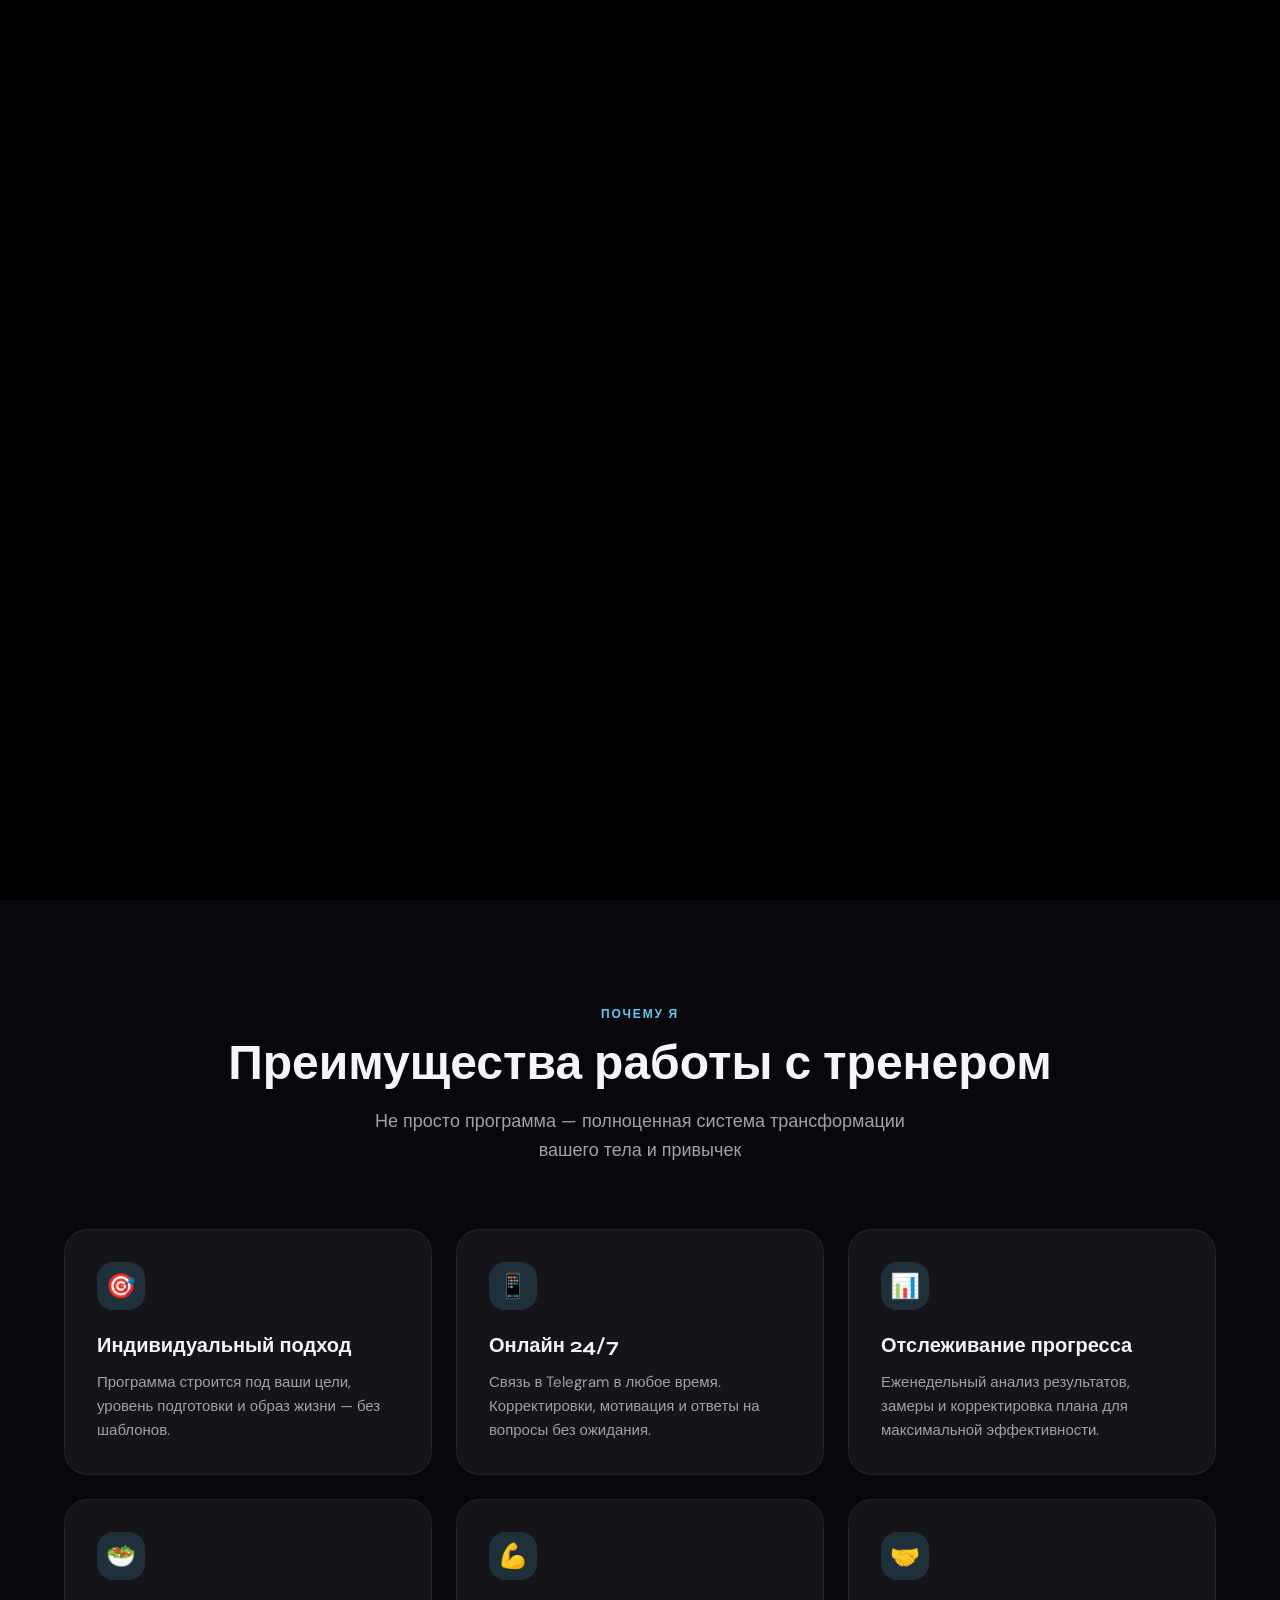
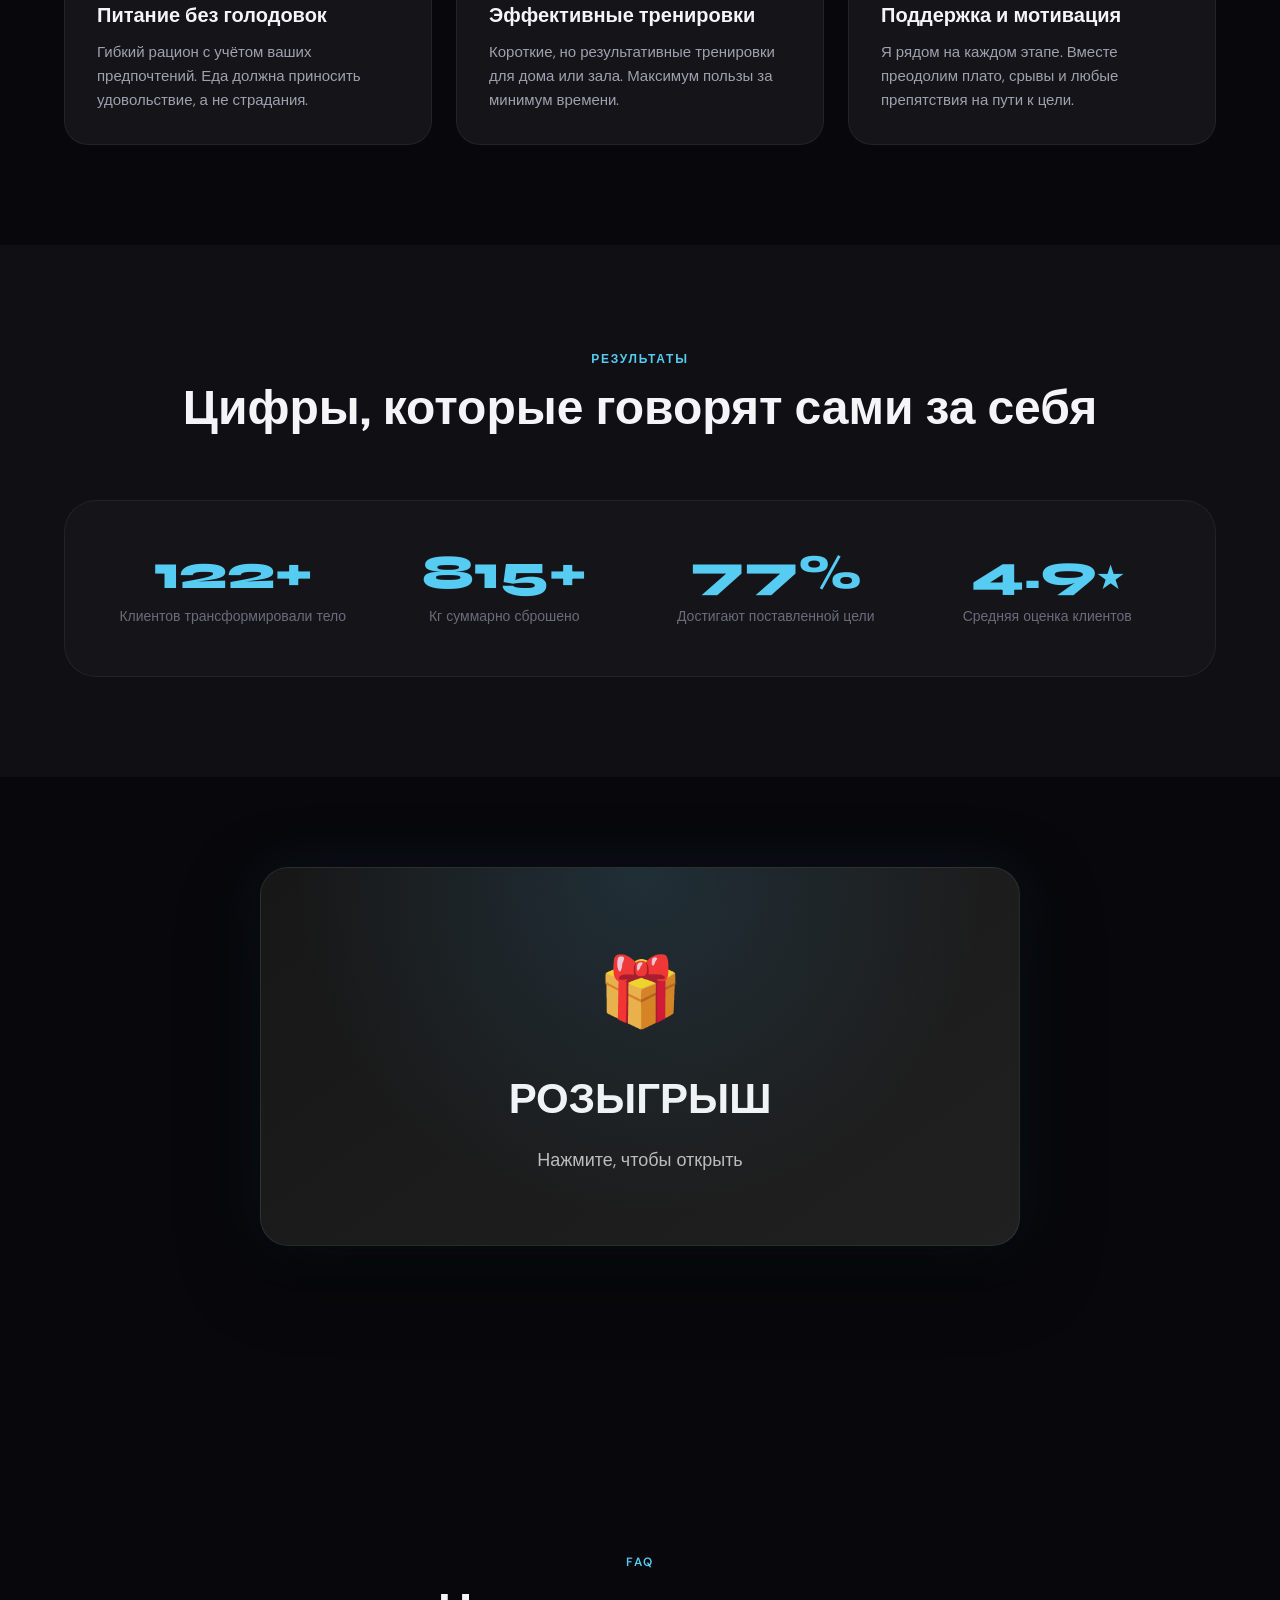
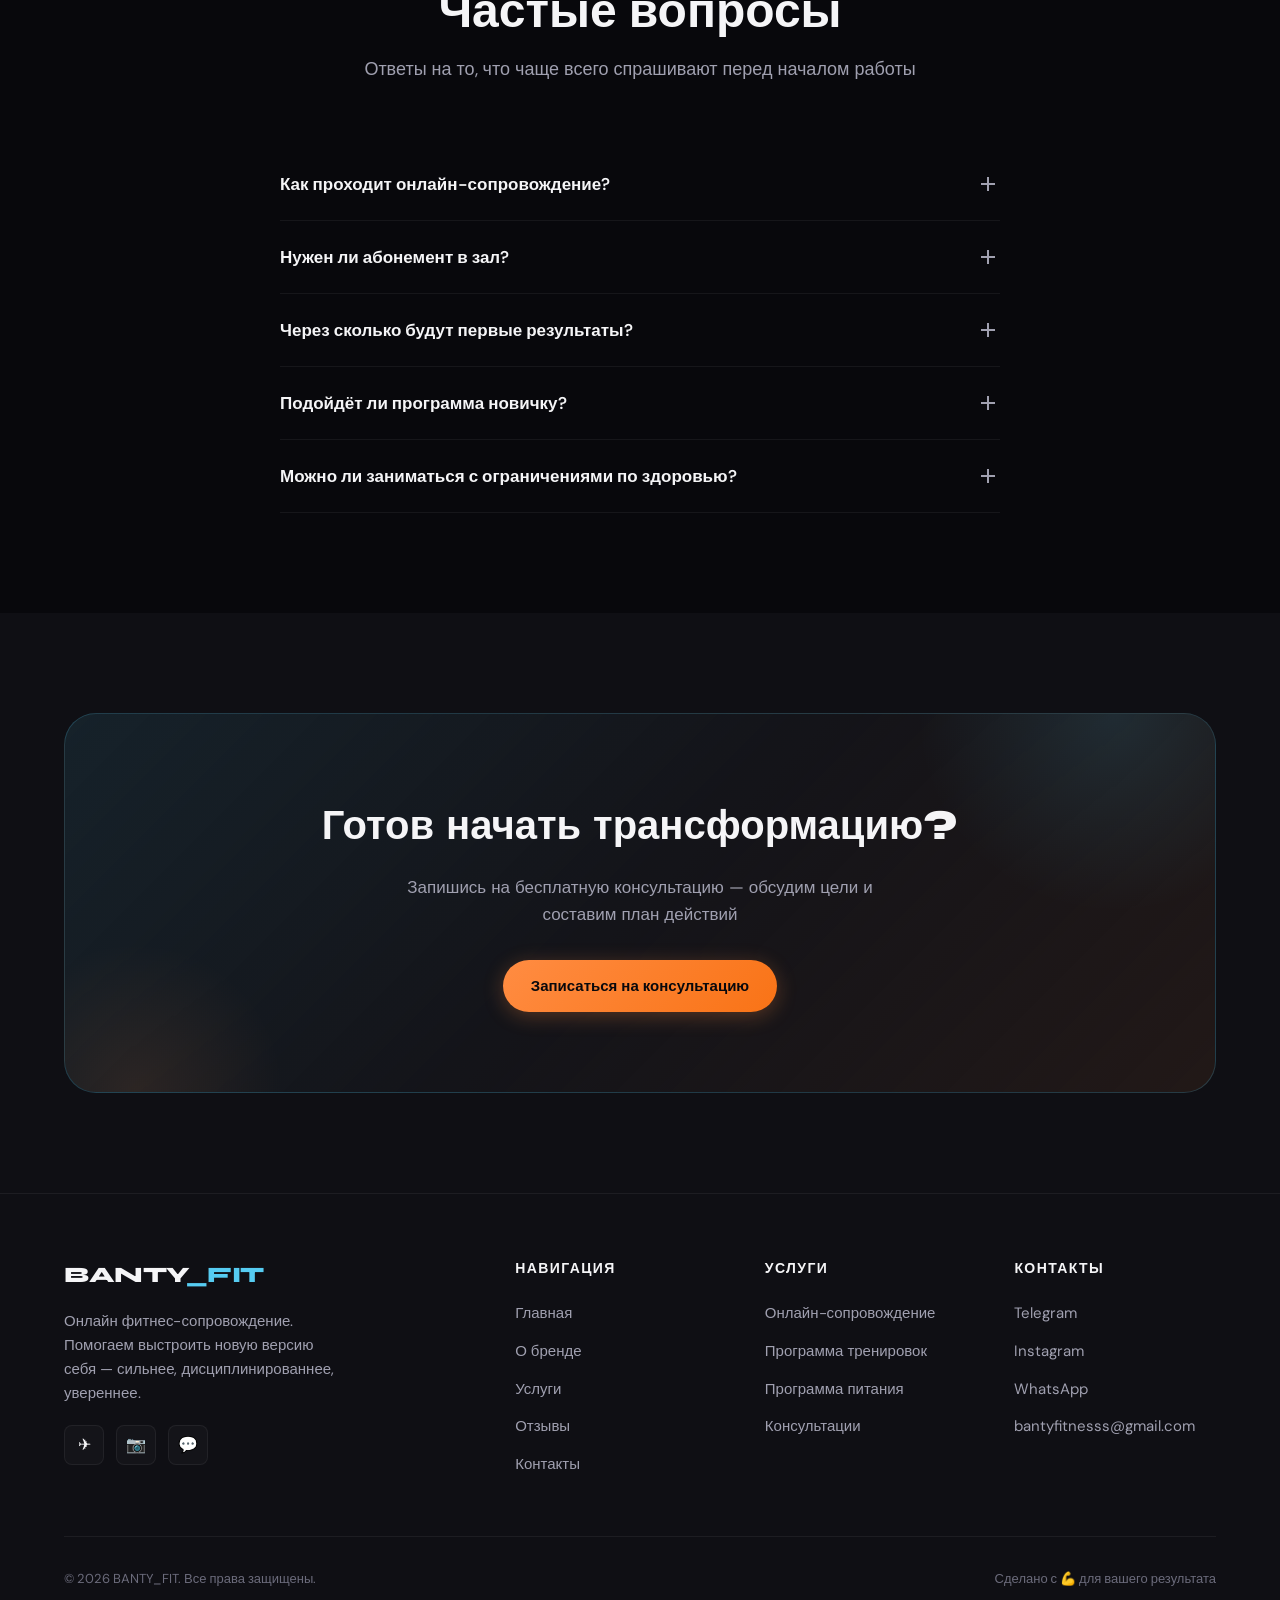
<file: index.html>
<!DOCTYPE html>
<html lang="ru">
<head>
  <!-- Google tag (gtag.js) -->
<script async src="https://www.googletagmanager.com/gtag/js?id=G-3M4V0GP872"></script>
<script>
  window.dataLayer = window.dataLayer || [];
  function gtag(){dataLayer.push(arguments);}
  gtag('js', new Date());

  gtag('config', 'G-3M4V0GP872');
</script>
  <meta charset="UTF-8">
  <link rel="icon" type="image/png" href="favicon.png">
  <meta name="viewport" content="width=device-width, initial-scale=1.0">
  <meta name="description" content="BANTY_FIT — онлайн фитнес-сопровождение. Персональные программы тренировок и питания для новой версии себя.">
  <title>BANTY_FIT — Онлайн фитнес-сопровождение</title>
  <link rel="preconnect" href="https://fonts.googleapis.com">
  <link rel="preconnect" href="https://fonts.gstatic.com" crossorigin>
  <link href="https://fonts.googleapis.com/css2?family=DM+Sans:ital,opsz,wght@0,9..40,400;0,9..40,500;0,9..40,600;0,9..40,700;1,9..40,400&family=Syne:wght@600;700;800&display=swap" rel="stylesheet">
  <link rel="stylesheet" href="css/style.css">
  <script type="application/ld+json">
    {
      "@context":"https://schema.org",
      "@type":"Organization",
      "name":"BANTY_FIT",
      "url":"https://bantyfit.ru",
      "logo":"https://bantyfit.ru/favicon.png",
      "description":"Онлайн фитнес-сопровождение. Персональные программы тренировок и питания.",
      "sameAs":[
        "https://t.me/ВАШ_ТЕЛЕГРАМ"
      ]
    }
    </script>
  <!-- Yandex.Metrika counter -->
<script type="text/javascript">
  (function(m,e,t,r,i,k,a){
      m[i]=m[i]||function(){(m[i].a=m[i].a||[]).push(arguments)};
      m[i].l=1*new Date();
      for (var j = 0; j < document.scripts.length; j++) {if (document.scripts[j].src === r) { return; }}
      k=e.createElement(t),a=e.getElementsByTagName(t)[0],k.async=1,k.src=r,a.parentNode.insertBefore(k,a)
  })(window, document,'script','https://mc.yandex.ru/metrika/tag.js?id=110171998', 'ym');

  ym(110171998, 'init', {ssr:true, webvisor:true, clickmap:true, ecommerce:"dataLayer", referrer: document.referrer, url: location.href, accurateTrackBounce:true, trackLinks:true});
</script>
<noscript><div><img src="https://mc.yandex.ru/watch/110171998" style="position:absolute; left:-9999px;" alt="" /></div></noscript>
<!-- /Yandex.Metrika counter -->
</head>
<body>
  <div class="intro-video" id="introVideo">
    <video muted playsinline preload="auto" id="introMovie">
      <source src="videos/earth-intro-v2.mp4" type="video/mp4">
    </video>
  
    <div class="intro-flash"></div>
  </div>
  <header class="header">
    <div class="container header__inner">
      <a href="index.html" class="logo">BANTY<span>_FIT</span></a>
      <nav class="nav">
        <a href="index.html" class="nav__link">Главная</a>
        <a href="about.html" class="nav__link">О бренде</a>
        <a href="services.html" class="nav__link">Услуги</a>
        <a href="reviews.html" class="nav__link">Отзывы</a>
        <a href="partners.html" class="nav__link">Партнёры</a>
        <a href="contacts.html" class="nav__link">Контакты</a>
      </nav>
      <div class="header__cta">
        <a href="contacts.html" class="btn btn-primary">Записаться</a>
        <button class="burger" aria-label="Меню">
          <span></span>
          <span></span>
          <span></span>
        </button>
      </div>
    </div>
  </header>

  <!-- Hero -->
  <section class="hero">
    <div class="energy-line energy-line-1"></div>
<div class="energy-line energy-line-2"></div>
<div class="energy-line energy-line-3"></div>
    <div class="hero-bg-text">
      BANTY_FIT
    </div>
    <div class="hero__bg"></div>
    <div class="energy-orb one"></div>
<div class="energy-orb two"></div>
    <div class="hero__grid"></div>
    <div class="hero__glow"></div>
    <div class="hero__glow hero__glow--left"></div>
    <div class="container">
      <div class="hero__content">
        <div class="hero__badge">
          <span class="hero__badge-dot"></span>
          Онлайн-сопровождение 24/7
        </div>
        <h1 class="hero__title">
          Твоё лучшее тело<br>
        
          <span id="rotating-word" class="highlight">
            СИЛА
          </span>
        </h1>
        <p class="hero__subtitle">
          Персональное онлайн-сопровождение от BANTY_FIT. 
          Индивидуальный подход, системность и результат — без лишней воды.
        </p>
        <div class="hero__actions">
          <a href="contacts.html" class="btn btn-primary">Записаться на консультацию</a>
          <a href="services.html" class="btn btn-outline">Смотреть услуги</a>
        </div>
        <div class="hero__stats">
          <div>
            <div class="hero__stat-value" data-count="150" data-suffix="+">0</div>
            <div class="hero__stat-label">Довольных клиентов</div>
          </div>
          <div>
            <div class="hero__stat-value" data-count="3" data-suffix=" года">0</div>
            <div class="hero__stat-label">Опыт работы</div>
          </div>
          <div>
            <div class="hero__stat-value" data-count="95" data-suffix="%">0</div>
            <div class="hero__stat-label">Достигают цели</div>
          </div>
        </div>
      </div>
    </div>
  </section>

  <!-- Benefits -->
  <section class="section reveal-section">
    <div class="container">
      <div class="section__header">
        <span class="section-label">Почему я</span>
        <h2 class="section-title">Преимущества работы с тренером</h2>
        <p class="section-subtitle">Не просто программа — полноценная система трансформации вашего тела и привычек</p>
      </div>
      <div class="benefits-grid">
        <div class="benefit-card">
          <div class="benefit-card__icon">🎯</div>
          <h3 class="benefit-card__title">Индивидуальный подход</h3>
          <p class="benefit-card__text">Программа строится под ваши цели, уровень подготовки и образ жизни — без шаблонов.</p>
        </div>
        <div class="benefit-card">
          <div class="benefit-card__icon">📱</div>
          <h3 class="benefit-card__title">Онлайн 24/7</h3>
          <p class="benefit-card__text">Связь в Telegram в любое время. Корректировки, мотивация и ответы на вопросы без ожидания.</p>
        </div>
        <div class="benefit-card">
          <div class="benefit-card__icon">📊</div>
          <h3 class="benefit-card__title">Отслеживание прогресса</h3>
          <p class="benefit-card__text">Еженедельный анализ результатов, замеры и корректировка плана для максимальной эффективности.</p>
        </div>
        <div class="benefit-card">
          <div class="benefit-card__icon">🥗</div>
          <h3 class="benefit-card__title">Питание без голодовок</h3>
          <p class="benefit-card__text">Гибкий рацион с учётом ваших предпочтений. Еда должна приносить удовольствие, а не страдания.</p>
        </div>
        <div class="benefit-card">
          <div class="benefit-card__icon">💪</div>
          <h3 class="benefit-card__title">Эффективные тренировки</h3>
          <p class="benefit-card__text">Короткие, но результативные тренировки для дома или зала. Максимум пользы за минимум времени.</p>
        </div>
        <div class="benefit-card">
          <div class="benefit-card__icon">🤝</div>
          <h3 class="benefit-card__title">Поддержка и мотивация</h3>
          <p class="benefit-card__text">Я рядом на каждом этапе. Вместе преодолим плато, срывы и любые препятствия на пути к цели.</p>
        </div>
      </div>
    </div>
  </section>

  <!-- Stats -->
  <section class="section section--dark reveal-section">
    <div class="container">
      <div class="section__header">
        <span class="section-label">Результаты</span>
        <h2 class="section-title">Цифры, которые говорят сами за себя</h2>
      </div>
      <div class="stats-bar">
        <div class="stat-item">
          <div class="stat-item__value"><span data-count="150" data-suffix="+">0</span></div>
          <div class="stat-item__label">Клиентов трансформировали тело</div>
        </div>
        <div class="stat-item">
          <div class="stat-item__value"><span data-count="1000" data-suffix="+">0</span></div>
          <div class="stat-item__label">Кг суммарно сброшено</div>
        </div>
        <div class="stat-item">
          <div class="stat-item__value"><span data-count="95" data-suffix="%">0</span></div>
          <div class="stat-item__label">Достигают поставленной цели</div>
        </div>
        <div class="stat-item">
          <div class="stat-item__value">4.9<span class="stat-item__suffix">★</span></div>
          <div class="stat-item__label">Средняя оценка клиентов</div>
        </div>
      </div>
    </div>
  </section>

<!-- Giveaway Envelope -->
<section class="giveaway-section">

  <div class="giveaway-envelope" id="giveawayEnvelope">

    <div class="envelope-front premium-envelope">

      <div class="gift-box">
          <div class="gift-lid"></div>
          <div class="gift-body">🎁</div>
      </div>
  
      <h3>РОЗЫГРЫШ</h3>

      <p>
        Нажмите, чтобы открыть
      </p>

    </div>


    <div class="giveaway-card">

      <span class="giveaway-label">
        🎁 РОЗЫГРЫШ
      </span>


      <h3>
        Эксклюзивно для участников
        закрытого Telegram
      </h3>


      <div class="giveaway-prizes">

        <div>
          🥇 <strong>iPad Air</strong>
        </div>

        <div>
          🥈 Денежный приз
          <br>
          или месяц сопровождения
        </div>

        <div>
          🥉 Набор спортивного питания
        </div>

      </div>


      <div class="giveaway-date">

        <span>
          Итоги
        </span>

        <strong>
          01.09.2026
        </strong>

      </div>


      <a href="https://t.me/fitnesssmentor" 
         target="_blank"
         class="btn btn-primary">

        Участвовать

      </a>


      <div class="giveaway-progress">

        <p>
          57 участников уже внутри 🎁
        </p>


        <div class="progress-bar">

          <div class="progress-fill"></div>

        </div>


        <span>
          57 / 100 мест
        </span>

      </div>


    </div>


  </div>

</section>

  <!-- FAQ -->
  <section class="section reveal-section">
    <div class="container">
      <div class="section__header">
        <span class="section-label">FAQ</span>
        <h2 class="section-title">Частые вопросы</h2>
        <p class="section-subtitle">Ответы на то, что чаще всего спрашивают перед началом работы</p>
      </div>
      <div class="faq-list">
        <div class="faq-item">
          <button class="faq-item__question">
            Как проходит онлайн-сопровождение?
            <span class="faq-item__icon"></span>
          </button>
          <div class="faq-item__answer">
            <p>После консультации я составляю индивидуальную программу тренировок и питания. Вы получаете доступ к материалам, связь в Telegram и еженедельный разбор прогресса с корректировками.</p>
          </div>
        </div>
        <div class="faq-item">
          <button class="faq-item__question">
            Нужен ли абонемент в зал?
            <span class="faq-item__icon"></span>
          </button>
          <div class="faq-item__answer">
            <p>Нет, программы адаптируются под ваши условия. Есть варианты для домашних тренировок, зала или комбинированного формата — выбираете вы.</p>
          </div>
        </div>
        <div class="faq-item">
          <button class="faq-item__question">
            Через сколько будут первые результаты?
            <span class="faq-item__icon"></span>
          </button>
          <div class="faq-item__answer">
            <p>Первые изменения в самочувствии — через 1–2 недели. Визуальные результаты обычно заметны через 4–6 недель при соблюдении программы.</p>
          </div>
        </div>
        <div class="faq-item">
          <button class="faq-item__question">
            Подойдёт ли программа новичку?
            <span class="faq-item__icon"></span>
          </button>
          <div class="faq-item__answer">
            <p>Абсолютно. Большинство моих клиентов начинали с нуля. Программа выстраивается от вашего текущего уровня с постепенным прогрессированием нагрузки.</p>
          </div>
        </div>
        <div class="faq-item">
          <button class="faq-item__question">
            Можно ли заниматься с ограничениями по здоровью?
            <span class="faq-item__icon"></span>
          </button>
          <div class="faq-item__answer">
            <p>Да, при наличии медицинских ограничений программа адаптируется. На консультации обсудим все нюансы и составим безопасный план.</p>
          </div>
        </div>
      </div>
    </div>
  </section>

  <!-- CTA -->
  <section class="section section--dark reveal-section">
    <div class="container">
      <div class="cta-banner">
        <h2 class="cta-banner__title">Готов начать трансформацию?</h2>
        <p class="cta-banner__text">Запишись на бесплатную консультацию — обсудим цели и составим план действий</p>
        <a href="contacts.html" class="btn btn-primary">Записаться на консультацию</a>
      </div>
    </div>
  </section>

  <!-- Footer -->
  <footer class="footer">
    <div class="container">
      <div class="footer__grid">
        <div class="footer__brand">
          <a href="index.html" class="logo">BANTY<span>_FIT</span></a>
          <p>Онлайн фитнес-сопровождение. Помогаем выстроить новую версию себя — сильнее, дисциплинированнее, увереннее.</p>
          <div class="footer__social">
            <a href="https://t.me/fitnesssmentor" target="_blank" rel="noopener" aria-label="Telegram">✈</a>
            <a href="https://www.instagram.com/bbanty_26/" target="_blank" rel="noopener" aria-label="Instagram">📷</a>
            <a href="https://wa.me/message/EIPKB7M7SUS6I1" target="_blank" rel="noopener" aria-label="WhatsApp">💬</a>
          </div>
        </div>
        <div>
          <h4 class="footer__heading">Навигация</h4>
          <ul class="footer__links">
            <li><a href="index.html">Главная</a></li>
            <li><a href="about.html">О бренде</a></li>
            <li><a href="services.html">Услуги</a></li>
            <li><a href="reviews.html">Отзывы</a></li>
            <li><a href="contacts.html">Контакты</a></li>
          </ul>
        </div>
        <div>
          <h4 class="footer__heading">Услуги</h4>
          <ul class="footer__links">
            <li><a href="services.html">Онлайн-сопровождение</a></li>
            <li><a href="services.html">Программа тренировок</a></li>
            <li><a href="services.html">Программа питания</a></li>
            <li><a href="services.html">Консультации</a></li>
          </ul>
        </div>
        <div>
          <h4 class="footer__heading">Контакты</h4>
          <ul class="footer__links">
            <li><a href="https://t.me/fitnesssmentor" target="_blank">Telegram</a></li>
            <li><a href="https://www.instagram.com/bbanty_26/" target="_blank">Instagram</a></li>
            <li><a href="https://wa.me/message/EIPKB7M7SUS6I1" target="_blank">WhatsApp</a></li>
            <li><a href="mailto:bantyfitnesss@gmail.com">bantyfitnesss@gmail.com</a></li>
          </ul>
        </div>
      </div>
      <div class="footer__bottom">
        <span>&copy; 2026 BANTY_FIT. Все права защищены.</span>
        <span>Сделано с 💪 для вашего результата</span>
      </div>
    </div>
  </footer>

  <script src="js/main.js"></script>
</body>
</html>
</file>
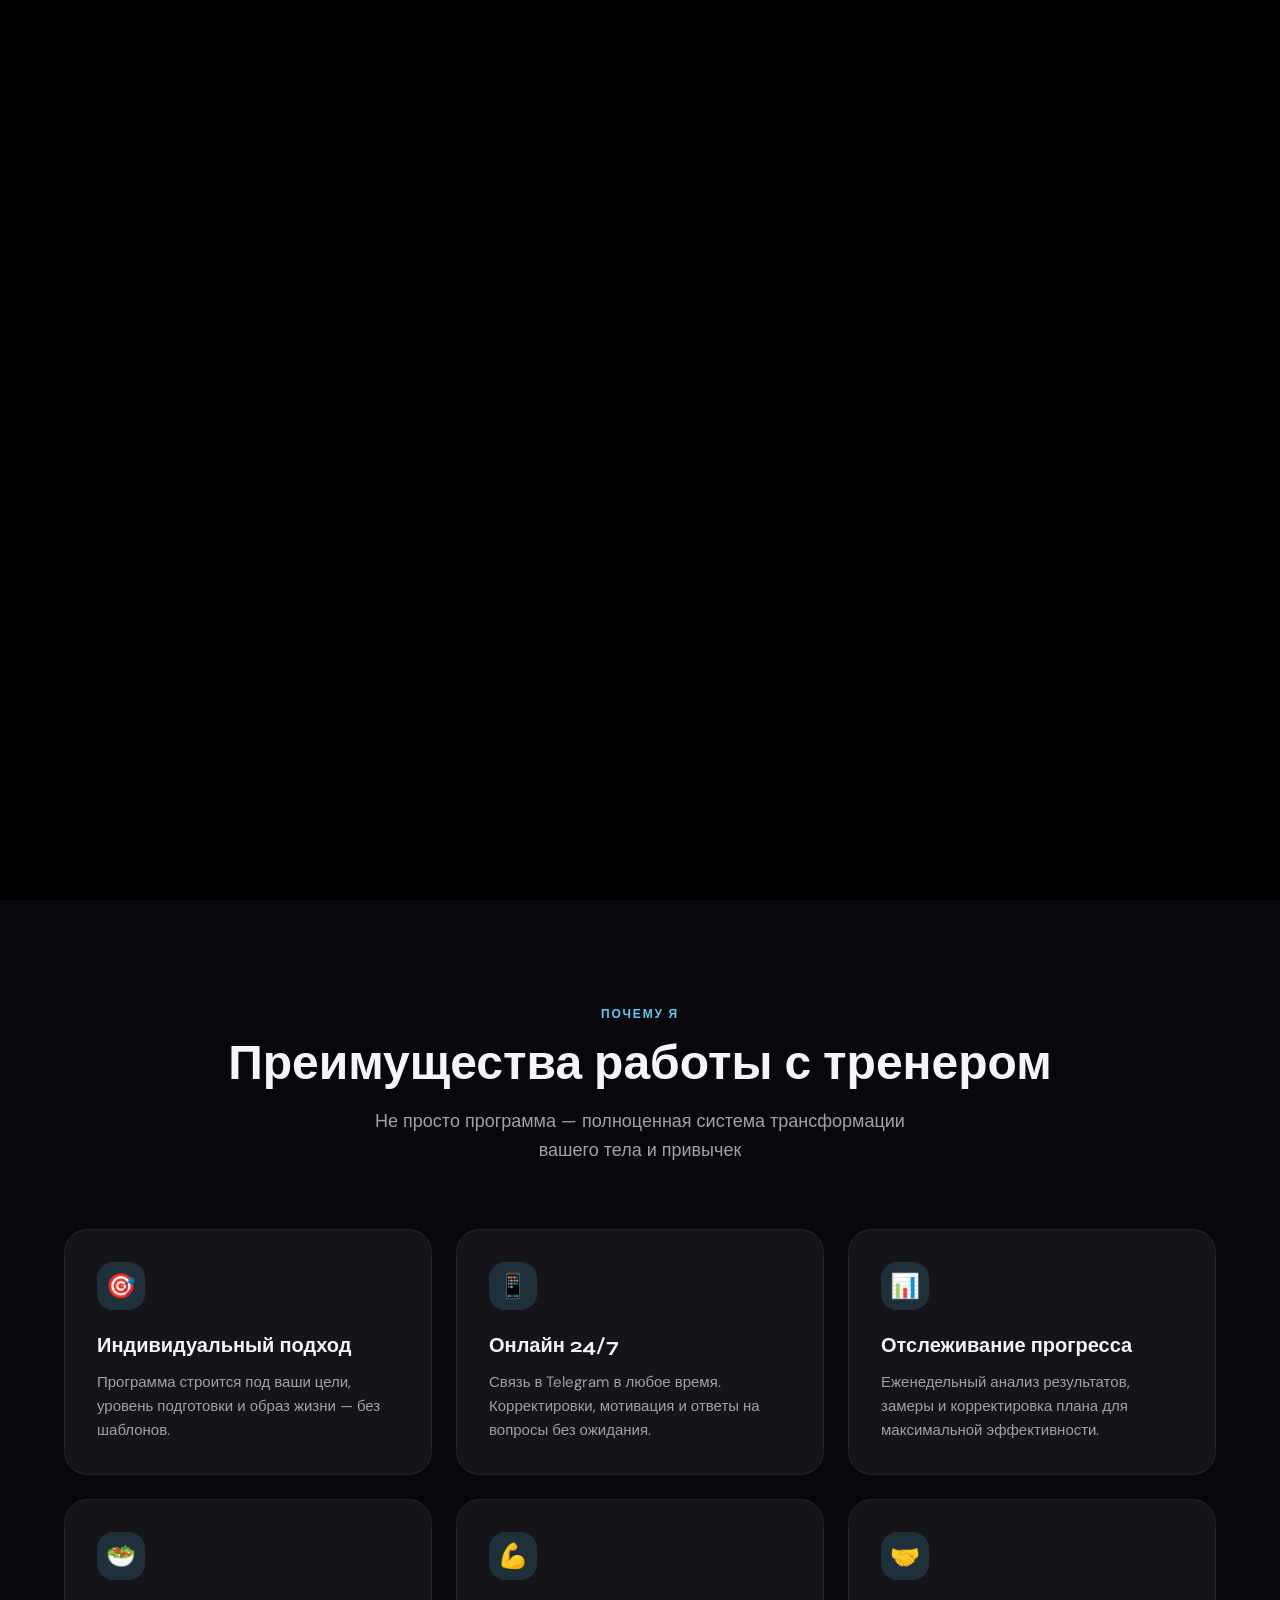
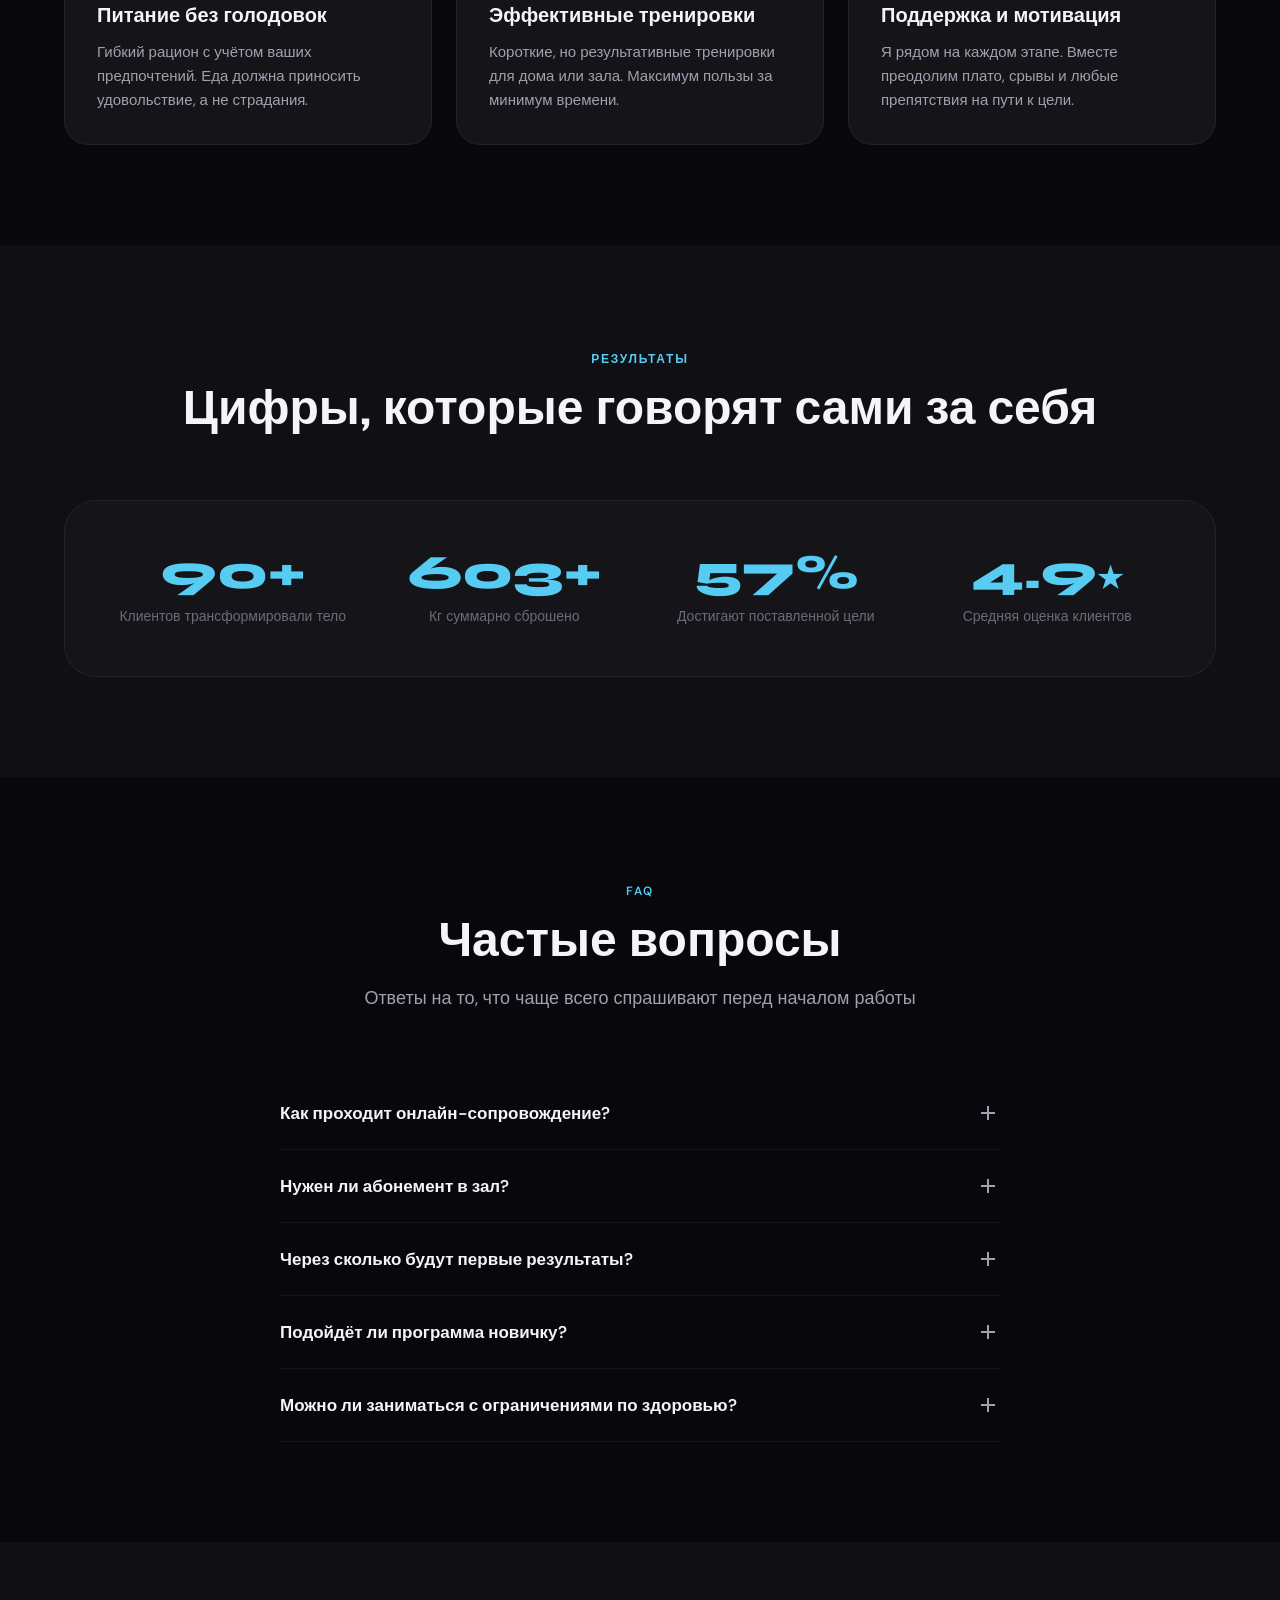
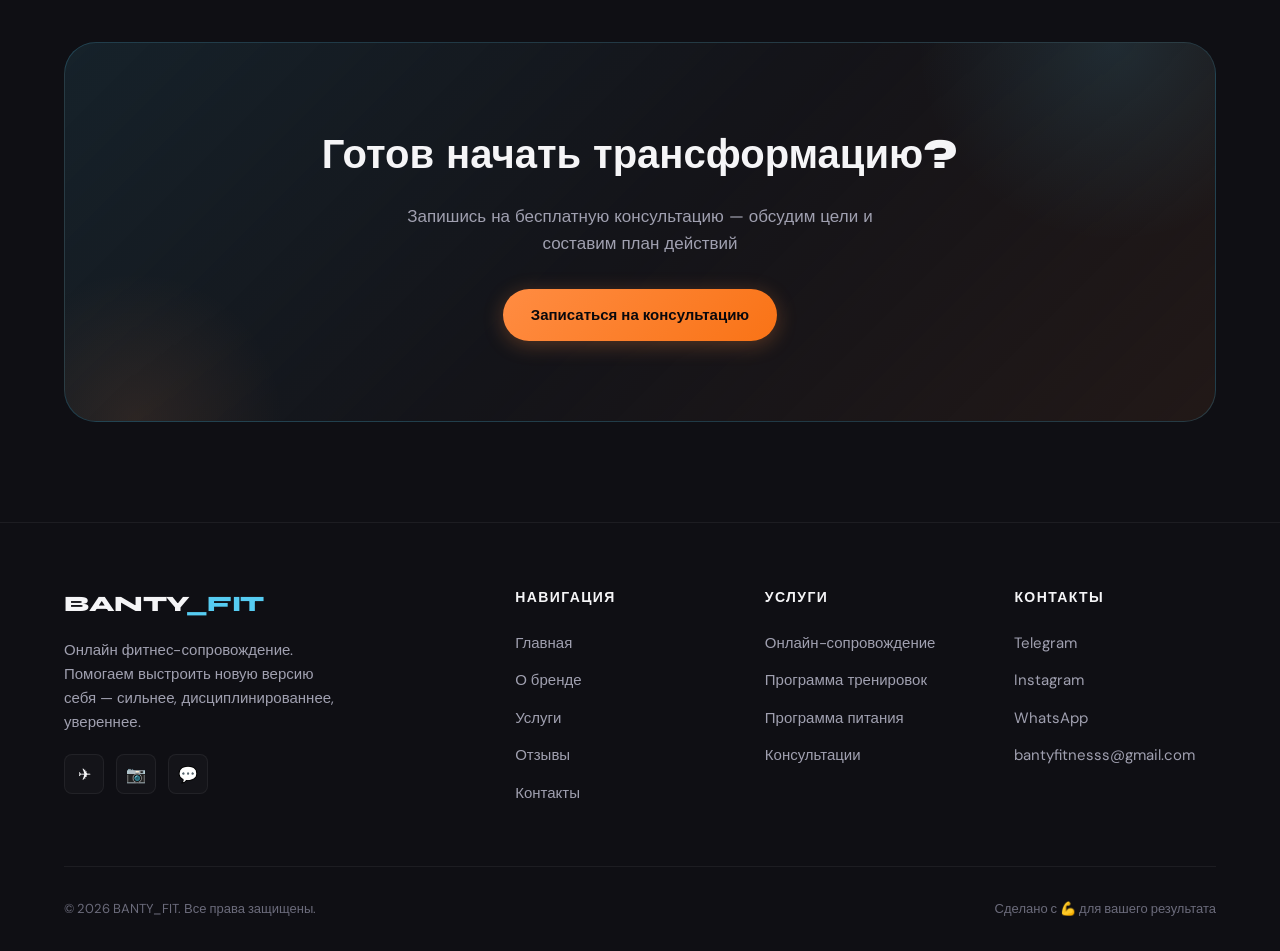
<file: my first site/index.html>
<!DOCTYPE html>
<html lang="ru">
<head>
  <!-- Google tag (gtag.js) -->
<script async src="https://www.googletagmanager.com/gtag/js?id=G-3M4V0GP872"></script>
<script>
  window.dataLayer = window.dataLayer || [];
  function gtag(){dataLayer.push(arguments);}
  gtag('js', new Date());

  gtag('config', 'G-3M4V0GP872');
</script>
  <meta charset="UTF-8">
  <link rel="icon" type="image/png" href="favicon.png">
  <meta name="viewport" content="width=device-width, initial-scale=1.0">
  <meta name="description" content="BANTY_FIT — онлайн фитнес-сопровождение. Персональные программы тренировок и питания для новой версии себя.">
  <title>BANTY_FIT — Онлайн фитнес-сопровождение</title>
  <link rel="preconnect" href="https://fonts.googleapis.com">
  <link rel="preconnect" href="https://fonts.gstatic.com" crossorigin>
  <link href="https://fonts.googleapis.com/css2?family=DM+Sans:ital,opsz,wght@0,9..40,400;0,9..40,500;0,9..40,600;0,9..40,700;1,9..40,400&family=Syne:wght@600;700;800&display=swap" rel="stylesheet">
  <link rel="stylesheet" href="css/style.css">
  <script type="application/ld+json">
    {
      "@context":"https://schema.org",
      "@type":"Organization",
      "name":"BANTY_FIT",
      "url":"https://bantyfit.ru",
      "logo":"https://bantyfit.ru/favicon.png",
      "description":"Онлайн фитнес-сопровождение. Персональные программы тренировок и питания.",
      "sameAs":[
        "https://t.me/ВАШ_ТЕЛЕГРАМ"
      ]
    }
    </script>
  <!-- Yandex.Metrika counter -->
<script type="text/javascript">
  (function(m,e,t,r,i,k,a){
      m[i]=m[i]||function(){(m[i].a=m[i].a||[]).push(arguments)};
      m[i].l=1*new Date();
      for (var j = 0; j < document.scripts.length; j++) {if (document.scripts[j].src === r) { return; }}
      k=e.createElement(t),a=e.getElementsByTagName(t)[0],k.async=1,k.src=r,a.parentNode.insertBefore(k,a)
  })(window, document,'script','https://mc.yandex.ru/metrika/tag.js?id=110171998', 'ym');

  ym(110171998, 'init', {ssr:true, webvisor:true, clickmap:true, ecommerce:"dataLayer", referrer: document.referrer, url: location.href, accurateTrackBounce:true, trackLinks:true});
</script>
<noscript><div><img src="https://mc.yandex.ru/watch/110171998" style="position:absolute; left:-9999px;" alt="" /></div></noscript>
<!-- /Yandex.Metrika counter -->
</head>
<body>
  <div class="intro-video" id="introVideo">
    <video muted playsinline preload="auto" id="introMovie">
      <source src="videos/earth-intro-v2.mp4" type="video/mp4">
    </video>
  
    <div class="intro-flash"></div>
  </div>
  <header class="header">
    <div class="container header__inner">
      <a href="index.html" class="logo">BANTY<span>_FIT</span></a>
      <nav class="nav">
        <a href="index.html" class="nav__link">Главная</a>
        <a href="about.html" class="nav__link">О бренде</a>
        <a href="services.html" class="nav__link">Услуги</a>
        <a href="reviews.html" class="nav__link">Отзывы</a>
        <a href="partners.html" class="nav__link">Партнёры</a>
        <a href="contacts.html" class="nav__link">Контакты</a>
      </nav>
      <div class="header__cta">
        <a href="contacts.html" class="btn btn-primary">Записаться</a>
        <button class="burger" aria-label="Меню">
          <span></span>
          <span></span>
          <span></span>
        </button>
      </div>
    </div>
  </header>

  <!-- Hero -->
  <section class="hero">
    <div class="energy-line energy-line-1"></div>
<div class="energy-line energy-line-2"></div>
<div class="energy-line energy-line-3"></div>
    <div class="hero-bg-text">
      BANTY_FIT
    </div>
    <div class="hero__bg"></div>
    <div class="energy-orb one"></div>
<div class="energy-orb two"></div>
    <div class="hero__grid"></div>
    <div class="hero__glow"></div>
    <div class="hero__glow hero__glow--left"></div>
    <div class="container">
      <div class="hero__content">
        <div class="hero__badge">
          <span class="hero__badge-dot"></span>
          Онлайн-сопровождение 24/7
        </div>
        <h1 class="hero__title">
          Твоё лучшее тело<br>
        
          <span id="rotating-word" class="highlight">
            СИЛА
          </span>
        </h1>
        <p class="hero__subtitle">
          Персональное онлайн-сопровождение от BANTY_FIT. 
          Индивидуальный подход, системность и результат — без лишней воды.
        </p>
        <div class="hero__actions">
          <a href="contacts.html" class="btn btn-primary">Записаться на консультацию</a>
          <a href="services.html" class="btn btn-outline">Смотреть услуги</a>
        </div>
        <div class="hero__stats">
          <div>
            <div class="hero__stat-value" data-count="150" data-suffix="+">0</div>
            <div class="hero__stat-label">Довольных клиентов</div>
          </div>
          <div>
            <div class="hero__stat-value" data-count="3" data-suffix=" года">0</div>
            <div class="hero__stat-label">Опыт работы</div>
          </div>
          <div>
            <div class="hero__stat-value" data-count="95" data-suffix="%">0</div>
            <div class="hero__stat-label">Достигают цели</div>
          </div>
        </div>
      </div>
    </div>
  </section>

  <!-- Benefits -->
  <section class="section reveal-section">
    <div class="container">
      <div class="section__header">
        <span class="section-label">Почему я</span>
        <h2 class="section-title">Преимущества работы с тренером</h2>
        <p class="section-subtitle">Не просто программа — полноценная система трансформации вашего тела и привычек</p>
      </div>
      <div class="benefits-grid">
        <div class="benefit-card">
          <div class="benefit-card__icon">🎯</div>
          <h3 class="benefit-card__title">Индивидуальный подход</h3>
          <p class="benefit-card__text">Программа строится под ваши цели, уровень подготовки и образ жизни — без шаблонов.</p>
        </div>
        <div class="benefit-card">
          <div class="benefit-card__icon">📱</div>
          <h3 class="benefit-card__title">Онлайн 24/7</h3>
          <p class="benefit-card__text">Связь в Telegram в любое время. Корректировки, мотивация и ответы на вопросы без ожидания.</p>
        </div>
        <div class="benefit-card">
          <div class="benefit-card__icon">📊</div>
          <h3 class="benefit-card__title">Отслеживание прогресса</h3>
          <p class="benefit-card__text">Еженедельный анализ результатов, замеры и корректировка плана для максимальной эффективности.</p>
        </div>
        <div class="benefit-card">
          <div class="benefit-card__icon">🥗</div>
          <h3 class="benefit-card__title">Питание без голодовок</h3>
          <p class="benefit-card__text">Гибкий рацион с учётом ваших предпочтений. Еда должна приносить удовольствие, а не страдания.</p>
        </div>
        <div class="benefit-card">
          <div class="benefit-card__icon">💪</div>
          <h3 class="benefit-card__title">Эффективные тренировки</h3>
          <p class="benefit-card__text">Короткие, но результативные тренировки для дома или зала. Максимум пользы за минимум времени.</p>
        </div>
        <div class="benefit-card">
          <div class="benefit-card__icon">🤝</div>
          <h3 class="benefit-card__title">Поддержка и мотивация</h3>
          <p class="benefit-card__text">Я рядом на каждом этапе. Вместе преодолим плато, срывы и любые препятствия на пути к цели.</p>
        </div>
      </div>
    </div>
  </section>

  <!-- Stats -->
  <section class="section section--dark reveal-section">
    <div class="container">
      <div class="section__header">
        <span class="section-label">Результаты</span>
        <h2 class="section-title">Цифры, которые говорят сами за себя</h2>
      </div>
      <div class="stats-bar">
        <div class="stat-item">
          <div class="stat-item__value"><span data-count="150" data-suffix="+">0</span></div>
          <div class="stat-item__label">Клиентов трансформировали тело</div>
        </div>
        <div class="stat-item">
          <div class="stat-item__value"><span data-count="1000" data-suffix="+">0</span></div>
          <div class="stat-item__label">Кг суммарно сброшено</div>
        </div>
        <div class="stat-item">
          <div class="stat-item__value"><span data-count="95" data-suffix="%">0</span></div>
          <div class="stat-item__label">Достигают поставленной цели</div>
        </div>
        <div class="stat-item">
          <div class="stat-item__value">4.9<span class="stat-item__suffix">★</span></div>
          <div class="stat-item__label">Средняя оценка клиентов</div>
        </div>
      </div>
    </div>
  </section>

  <!-- FAQ -->
  <section class="section reveal-section">
    <div class="container">
      <div class="section__header">
        <span class="section-label">FAQ</span>
        <h2 class="section-title">Частые вопросы</h2>
        <p class="section-subtitle">Ответы на то, что чаще всего спрашивают перед началом работы</p>
      </div>
      <div class="faq-list">
        <div class="faq-item">
          <button class="faq-item__question">
            Как проходит онлайн-сопровождение?
            <span class="faq-item__icon"></span>
          </button>
          <div class="faq-item__answer">
            <p>После консультации я составляю индивидуальную программу тренировок и питания. Вы получаете доступ к материалам, связь в Telegram и еженедельный разбор прогресса с корректировками.</p>
          </div>
        </div>
        <div class="faq-item">
          <button class="faq-item__question">
            Нужен ли абонемент в зал?
            <span class="faq-item__icon"></span>
          </button>
          <div class="faq-item__answer">
            <p>Нет, программы адаптируются под ваши условия. Есть варианты для домашних тренировок, зала или комбинированного формата — выбираете вы.</p>
          </div>
        </div>
        <div class="faq-item">
          <button class="faq-item__question">
            Через сколько будут первые результаты?
            <span class="faq-item__icon"></span>
          </button>
          <div class="faq-item__answer">
            <p>Первые изменения в самочувствии — через 1–2 недели. Визуальные результаты обычно заметны через 4–6 недель при соблюдении программы.</p>
          </div>
        </div>
        <div class="faq-item">
          <button class="faq-item__question">
            Подойдёт ли программа новичку?
            <span class="faq-item__icon"></span>
          </button>
          <div class="faq-item__answer">
            <p>Абсолютно. Большинство моих клиентов начинали с нуля. Программа выстраивается от вашего текущего уровня с постепенным прогрессированием нагрузки.</p>
          </div>
        </div>
        <div class="faq-item">
          <button class="faq-item__question">
            Можно ли заниматься с ограничениями по здоровью?
            <span class="faq-item__icon"></span>
          </button>
          <div class="faq-item__answer">
            <p>Да, при наличии медицинских ограничений программа адаптируется. На консультации обсудим все нюансы и составим безопасный план.</p>
          </div>
        </div>
      </div>
    </div>
  </section>

  <!-- CTA -->
  <section class="section section--dark reveal-section">
    <div class="container">
      <div class="cta-banner">
        <h2 class="cta-banner__title">Готов начать трансформацию?</h2>
        <p class="cta-banner__text">Запишись на бесплатную консультацию — обсудим цели и составим план действий</p>
        <a href="contacts.html" class="btn btn-primary">Записаться на консультацию</a>
      </div>
    </div>
  </section>

  <!-- Footer -->
  <footer class="footer">
    <div class="container">
      <div class="footer__grid">
        <div class="footer__brand">
          <a href="index.html" class="logo">BANTY<span>_FIT</span></a>
          <p>Онлайн фитнес-сопровождение. Помогаем выстроить новую версию себя — сильнее, дисциплинированнее, увереннее.</p>
          <div class="footer__social">
            <a href="https://t.me/fitnesssmentor" target="_blank" rel="noopener" aria-label="Telegram">✈</a>
            <a href="https://www.instagram.com/bbanty_26/" target="_blank" rel="noopener" aria-label="Instagram">📷</a>
            <a href="https://wa.me/message/EIPKB7M7SUS6I1" target="_blank" rel="noopener" aria-label="WhatsApp">💬</a>
          </div>
        </div>
        <div>
          <h4 class="footer__heading">Навигация</h4>
          <ul class="footer__links">
            <li><a href="index.html">Главная</a></li>
            <li><a href="about.html">О бренде</a></li>
            <li><a href="services.html">Услуги</a></li>
            <li><a href="reviews.html">Отзывы</a></li>
            <li><a href="contacts.html">Контакты</a></li>
          </ul>
        </div>
        <div>
          <h4 class="footer__heading">Услуги</h4>
          <ul class="footer__links">
            <li><a href="services.html">Онлайн-сопровождение</a></li>
            <li><a href="services.html">Программа тренировок</a></li>
            <li><a href="services.html">Программа питания</a></li>
            <li><a href="services.html">Консультации</a></li>
          </ul>
        </div>
        <div>
          <h4 class="footer__heading">Контакты</h4>
          <ul class="footer__links">
            <li><a href="https://t.me/fitnesssmentor" target="_blank">Telegram</a></li>
            <li><a href="https://www.instagram.com/bbanty_26/" target="_blank">Instagram</a></li>
            <li><a href="https://wa.me/message/EIPKB7M7SUS6I1" target="_blank">WhatsApp</a></li>
            <li><a href="mailto:bantyfitnesss@gmail.com">bantyfitnesss@gmail.com</a></li>
          </ul>
        </div>
      </div>
      <div class="footer__bottom">
        <span>&copy; 2026 BANTY_FIT. Все права защищены.</span>
        <span>Сделано с 💪 для вашего результата</span>
      </div>
    </div>
  </footer>

  <script src="js/main.js"></script>
</body>
</html>
</file>
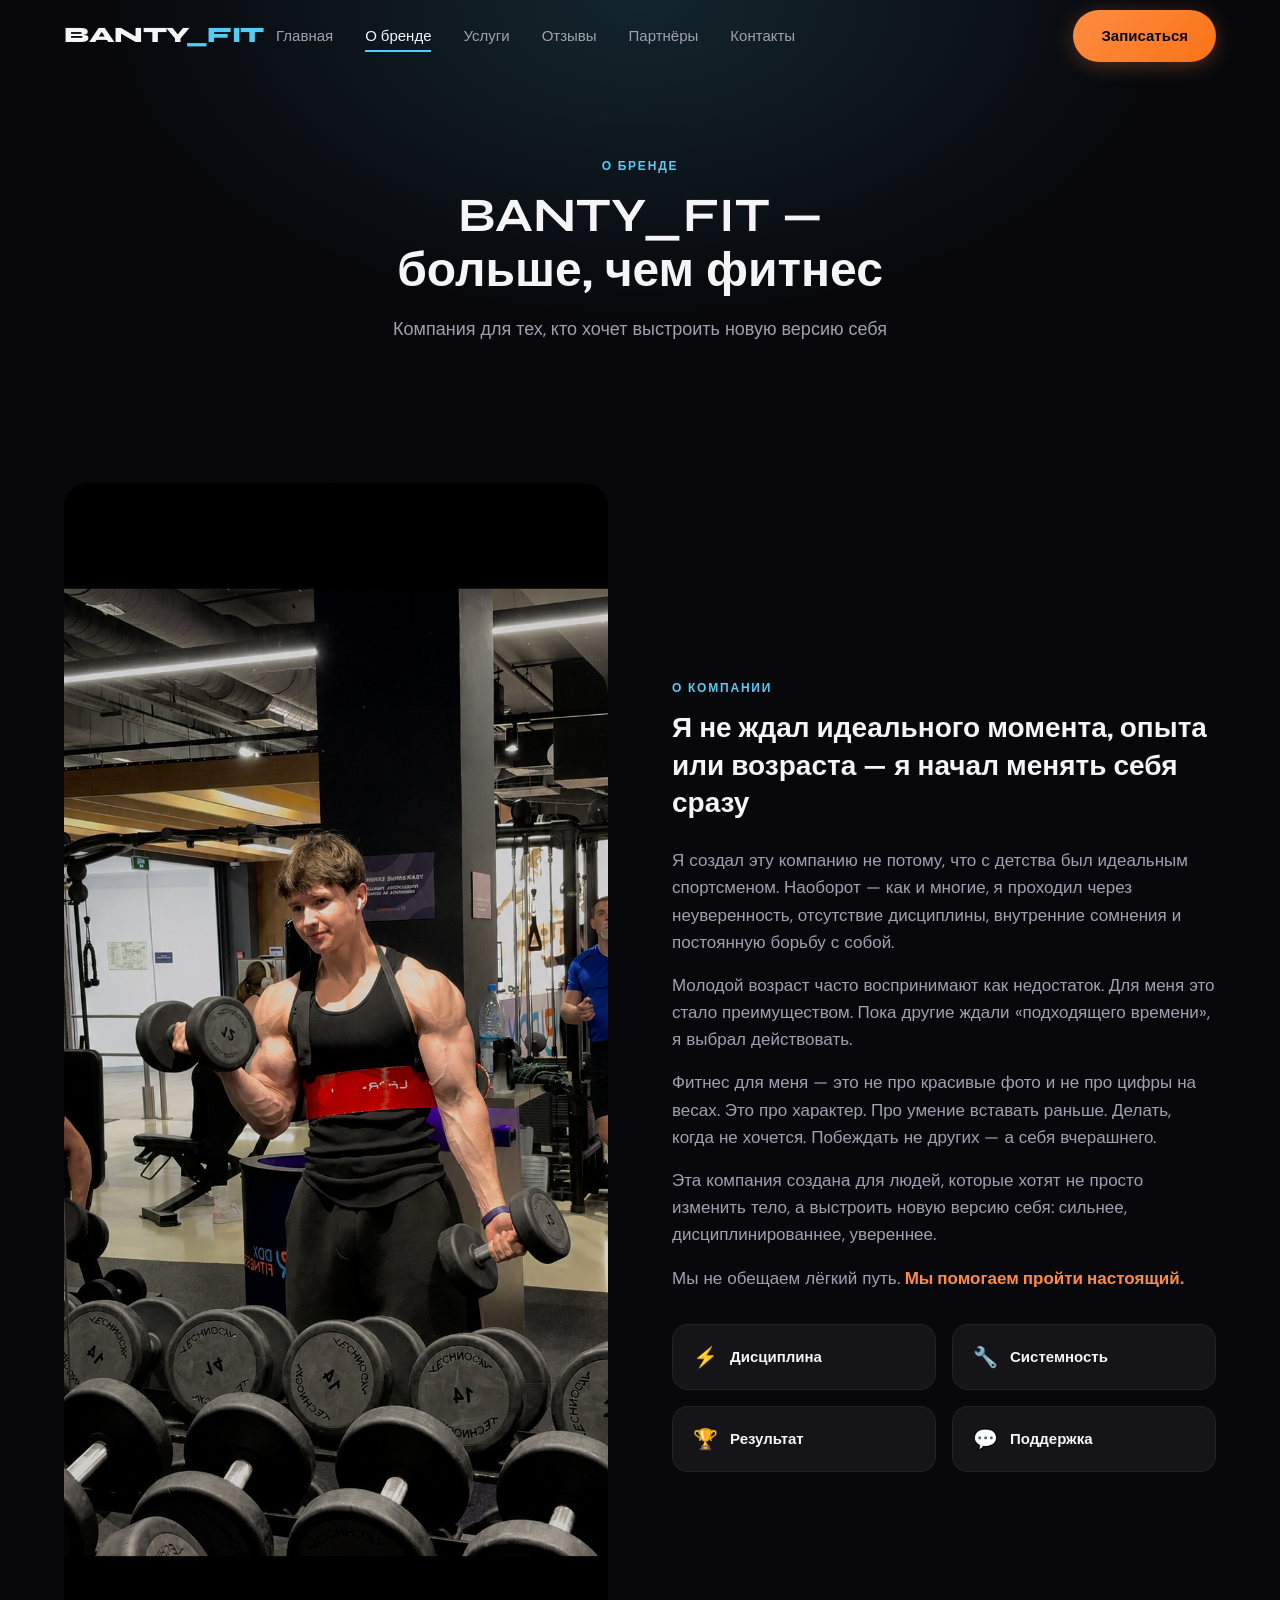
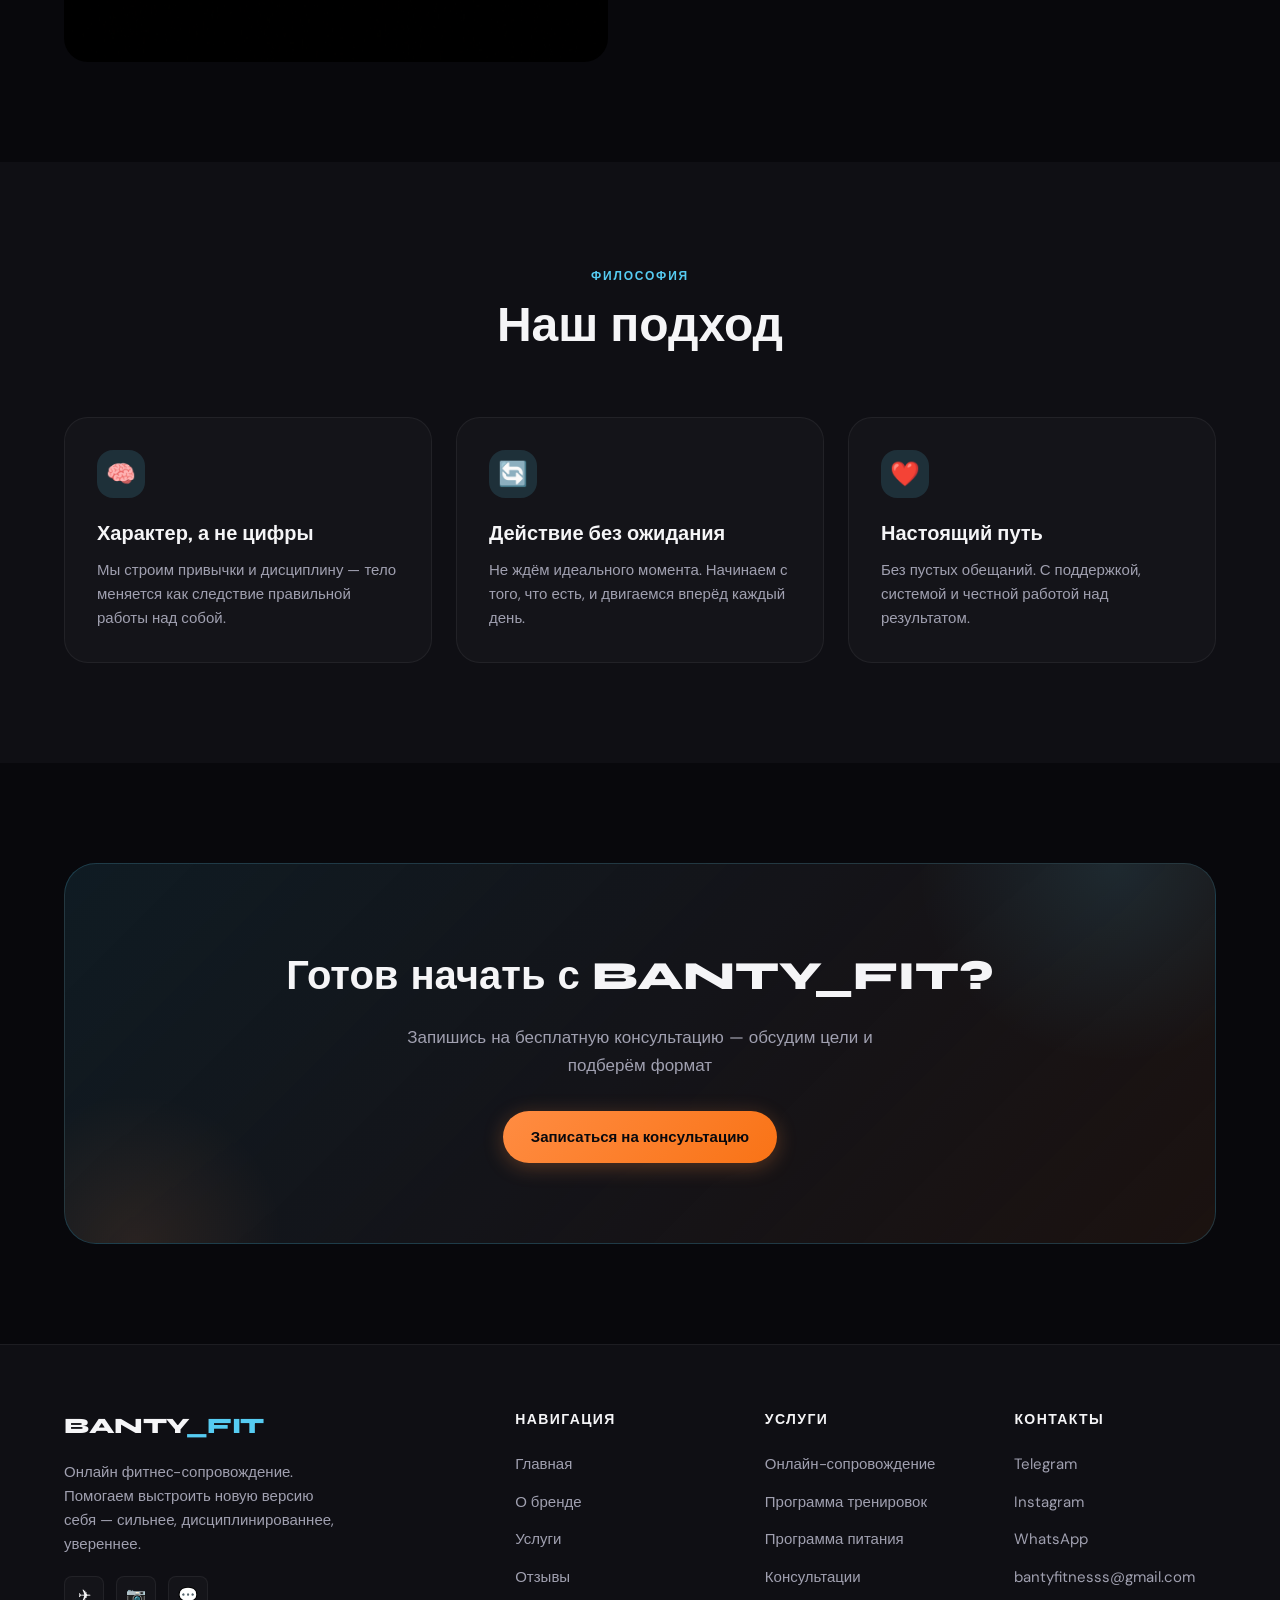
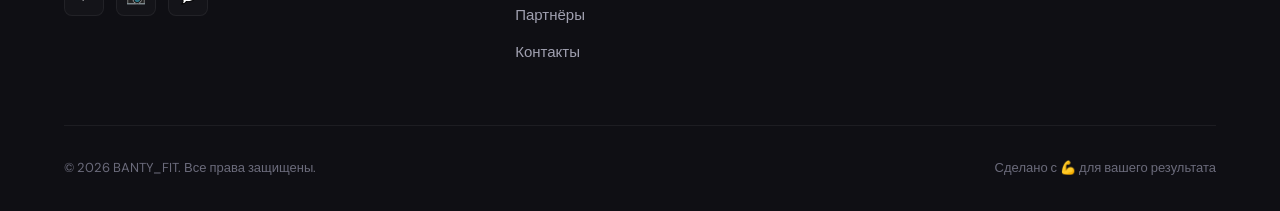
<file: about.html>
<!DOCTYPE html>
<html lang="ru">
<head>
  <!-- Google tag (gtag.js) -->
<script async src="https://www.googletagmanager.com/gtag/js?id=G-3M4V0GP872"></script>
<script>
  window.dataLayer = window.dataLayer || [];
  function gtag(){dataLayer.push(arguments);}
  gtag('js', new Date());

  gtag('config', 'G-3M4V0GP872');
</script>
  <meta charset="UTF-8">
  <link rel="icon" type="image/png" href="favicon.png">
  <meta name="viewport" content="width=device-width, initial-scale=1.0">
  <meta name="description" content="BANTY_FIT — о бренде. Фитнес про характер, дисциплину и новую версию себя.">
  <title>О бренде — BANTY_FIT</title>
  <link rel="preconnect" href="https://fonts.googleapis.com">
  <link rel="preconnect" href="https://fonts.gstatic.com" crossorigin>
  <link href="https://fonts.googleapis.com/css2?family=DM+Sans:ital,opsz,wght@0,9..40,400;0,9..40,500;0,9..40,600;0,9..40,700;1,9..40,400&family=Syne:wght@600;700;800&display=swap" rel="stylesheet">
  <link rel="stylesheet" href="css/style.css">
  <!-- Yandex.Metrika counter -->
<script type="text/javascript">
  (function(m,e,t,r,i,k,a){
      m[i]=m[i]||function(){(m[i].a=m[i].a||[]).push(arguments)};
      m[i].l=1*new Date();
      for (var j = 0; j < document.scripts.length; j++) {if (document.scripts[j].src === r) { return; }}
      k=e.createElement(t),a=e.getElementsByTagName(t)[0],k.async=1,k.src=r,a.parentNode.insertBefore(k,a)
  })(window, document,'script','https://mc.yandex.ru/metrika/tag.js?id=110171998', 'ym');

  ym(110171998, 'init', {ssr:true, webvisor:true, clickmap:true, ecommerce:"dataLayer", referrer: document.referrer, url: location.href, accurateTrackBounce:true, trackLinks:true});
</script>
<noscript><div><img src="https://mc.yandex.ru/watch/110171998" style="position:absolute; left:-9999px;" alt="" /></div></noscript>
<!-- /Yandex.Metrika counter -->
</head>
<body>

  <header class="header">
    <div class="container header__inner">
      <a href="index.html" class="logo">BANTY<span>_FIT</span></a>
      <nav class="nav">
        <a href="index.html" class="nav__link">Главная</a>
        <a href="about.html" class="nav__link">О бренде</a>
        <a href="services.html" class="nav__link">Услуги</a>
        <a href="reviews.html" class="nav__link">Отзывы</a>
        <a href="partners.html" class="nav__link">Партнёры</a>
        <a href="contacts.html" class="nav__link">Контакты</a>
      </nav>
      <div class="header__cta">
        <a href="contacts.html" class="btn btn-primary">Записаться</a>
        <button class="burger" aria-label="Меню">
          <span></span>
          <span></span>
          <span></span>
        </button>
      </div>
    </div>
  </header>

  <section class="page-hero">
    <div class="container">
      <span class="section-label">О бренде</span>
      <h1 class="section-title">BANTY_FIT —<br>больше, чем фитнес</h1>
      <p class="section-subtitle">Компания для тех, кто хочет выстроить новую версию себя</p>
    </div>
  </section>

  <section class="section">
    <div class="container">
      <div class="about-grid">
        <img src="assets/images/matvey.png" alt="Матвей — основатель BANTY_FIT" class="about-image__photo">
        <div class="about-content">
          <span class="section-label">О компании</span>
          <h2 class="section-title about-lead">Я не ждал идеального момента, опыта или возраста — я начал менять себя сразу</h2>
          <p>
            Я создал эту компанию не потому, что с детства был идеальным спортсменом.
            Наоборот — как и многие, я проходил через неуверенность, отсутствие дисциплины, внутренние сомнения и постоянную борьбу с собой.
          </p>
          <p>
            Молодой возраст часто воспринимают как недостаток.
            Для меня это стало преимуществом.
            Пока другие ждали «подходящего времени», я выбрал действовать.
          </p>
          <p>
            Фитнес для меня — это не про красивые фото и не про цифры на весах.
            Это про характер.
            Про умение вставать раньше.
            Делать, когда не хочется.
            Побеждать не других — а себя вчерашнего.
          </p>
          <p>
            Эта компания создана для людей, которые хотят не просто изменить тело, а выстроить новую версию себя: сильнее, дисциплинированнее, увереннее.
          </p>
          <p class="about-closing">
            Мы не обещаем лёгкий путь.
            <strong>Мы помогаем пройти настоящий.</strong>
          </p>
          <div class="values-grid">
            <div class="value-item">
              <span class="value-item__icon">⚡</span>
              <span class="value-item__text">Дисциплина</span>
            </div>
            <div class="value-item">
              <span class="value-item__icon">🔧</span>
              <span class="value-item__text">Системность</span>
            </div>
            <div class="value-item">
              <span class="value-item__icon">🏆</span>
              <span class="value-item__text">Результат</span>
            </div>
            <div class="value-item">
              <span class="value-item__icon">💬</span>
              <span class="value-item__text">Поддержка</span>
            </div>
          </div>
        </div>
      </div>
    </div>
  </section>

  <section class="section section--dark">
    <div class="container">
      <div class="section__header">
        <span class="section-label">Философия</span>
        <h2 class="section-title">Наш подход</h2>
      </div>
      <div class="benefits-grid">
        <div class="benefit-card">
          <div class="benefit-card__icon">🧠</div>
          <h3 class="benefit-card__title">Характер, а не цифры</h3>
          <p class="benefit-card__text">Мы строим привычки и дисциплину — тело меняется как следствие правильной работы над собой.</p>
        </div>
        <div class="benefit-card">
          <div class="benefit-card__icon">🔄</div>
          <h3 class="benefit-card__title">Действие без ожидания</h3>
          <p class="benefit-card__text">Не ждём идеального момента. Начинаем с того, что есть, и двигаемся вперёд каждый день.</p>
        </div>
        <div class="benefit-card">
          <div class="benefit-card__icon">❤️</div>
          <h3 class="benefit-card__title">Настоящий путь</h3>
          <p class="benefit-card__text">Без пустых обещаний. С поддержкой, системой и честной работой над результатом.</p>
        </div>
      </div>
    </div>
  </section>

  <section class="section">
    <div class="container">
      <div class="cta-banner">
        <h2 class="cta-banner__title">Готов начать с BANTY_FIT?</h2>
        <p class="cta-banner__text">Запишись на бесплатную консультацию — обсудим цели и подберём формат</p>
        <a href="contacts.html" class="btn btn-primary">Записаться на консультацию</a>
      </div>
    </div>
  </section>

  <footer class="footer">
    <div class="container">
      <div class="footer__grid">
        <div class="footer__brand">
          <a href="index.html" class="logo">BANTY<span>_FIT</span></a>
          <p>Онлайн фитнес-сопровождение. Помогаем выстроить новую версию себя — сильнее, дисциплинированнее, увереннее.</p>
          <div class="footer__social">
            <a href="https://t.me/fitnesssmentor" target="_blank" rel="noopener" aria-label="Telegram">✈</a>
            <a href="https://www.instagram.com/bbanty_26/" target="_blank" rel="noopener" aria-label="Instagram">📷</a>
            <a href="https://wa.me/message/EIPKB7M7SUS6I1" target="_blank" rel="noopener" aria-label="WhatsApp">💬</a>
          </div>
        </div>
        <div>
          <h4 class="footer__heading">Навигация</h4>
          <ul class="footer__links">
            <li><a href="index.html">Главная</a></li>
            <li><a href="about.html">О бренде</a></li>
            <li><a href="services.html">Услуги</a></li>
            <li><a href="reviews.html">Отзывы</a></li>
            <li><a href="partners.html">Партнёры</a></li>
            <li><a href="contacts.html">Контакты</a></li>
          </ul>
        </div>
        <div>
          <h4 class="footer__heading">Услуги</h4>
          <ul class="footer__links">
            <li><a href="services.html">Онлайн-сопровождение</a></li>
            <li><a href="services.html">Программа тренировок</a></li>
            <li><a href="services.html">Программа питания</a></li>
            <li><a href="services.html">Консультации</a></li>
          </ul>
        </div>
        <div>
          <h4 class="footer__heading">Контакты</h4>
          <ul class="footer__links">
            <li><a href="https://t.me/fitnesssmentor" target="_blank">Telegram</a></li>
            <li><a href="https://www.instagram.com/bbanty_26/" target="_blank">Instagram</a></li>
            <li><a href="https://wa.me/message/EIPKB7M7SUS6I1" target="_blank">WhatsApp</a></li>
            <li><a href="mailto:bantyfitnesss@gmail.com">bantyfitnesss@gmail.com</a></li>
          </ul>
        </div>
      </div>
      <div class="footer__bottom">
        <span>&copy; 2026 BANTY_FIT. Все права защищены.</span>
        <span>Сделано с 💪 для вашего результата</span>
      </div>
    </div>
  </footer>

  <script src="js/main.js"></script>
</body>
</html>
</file>
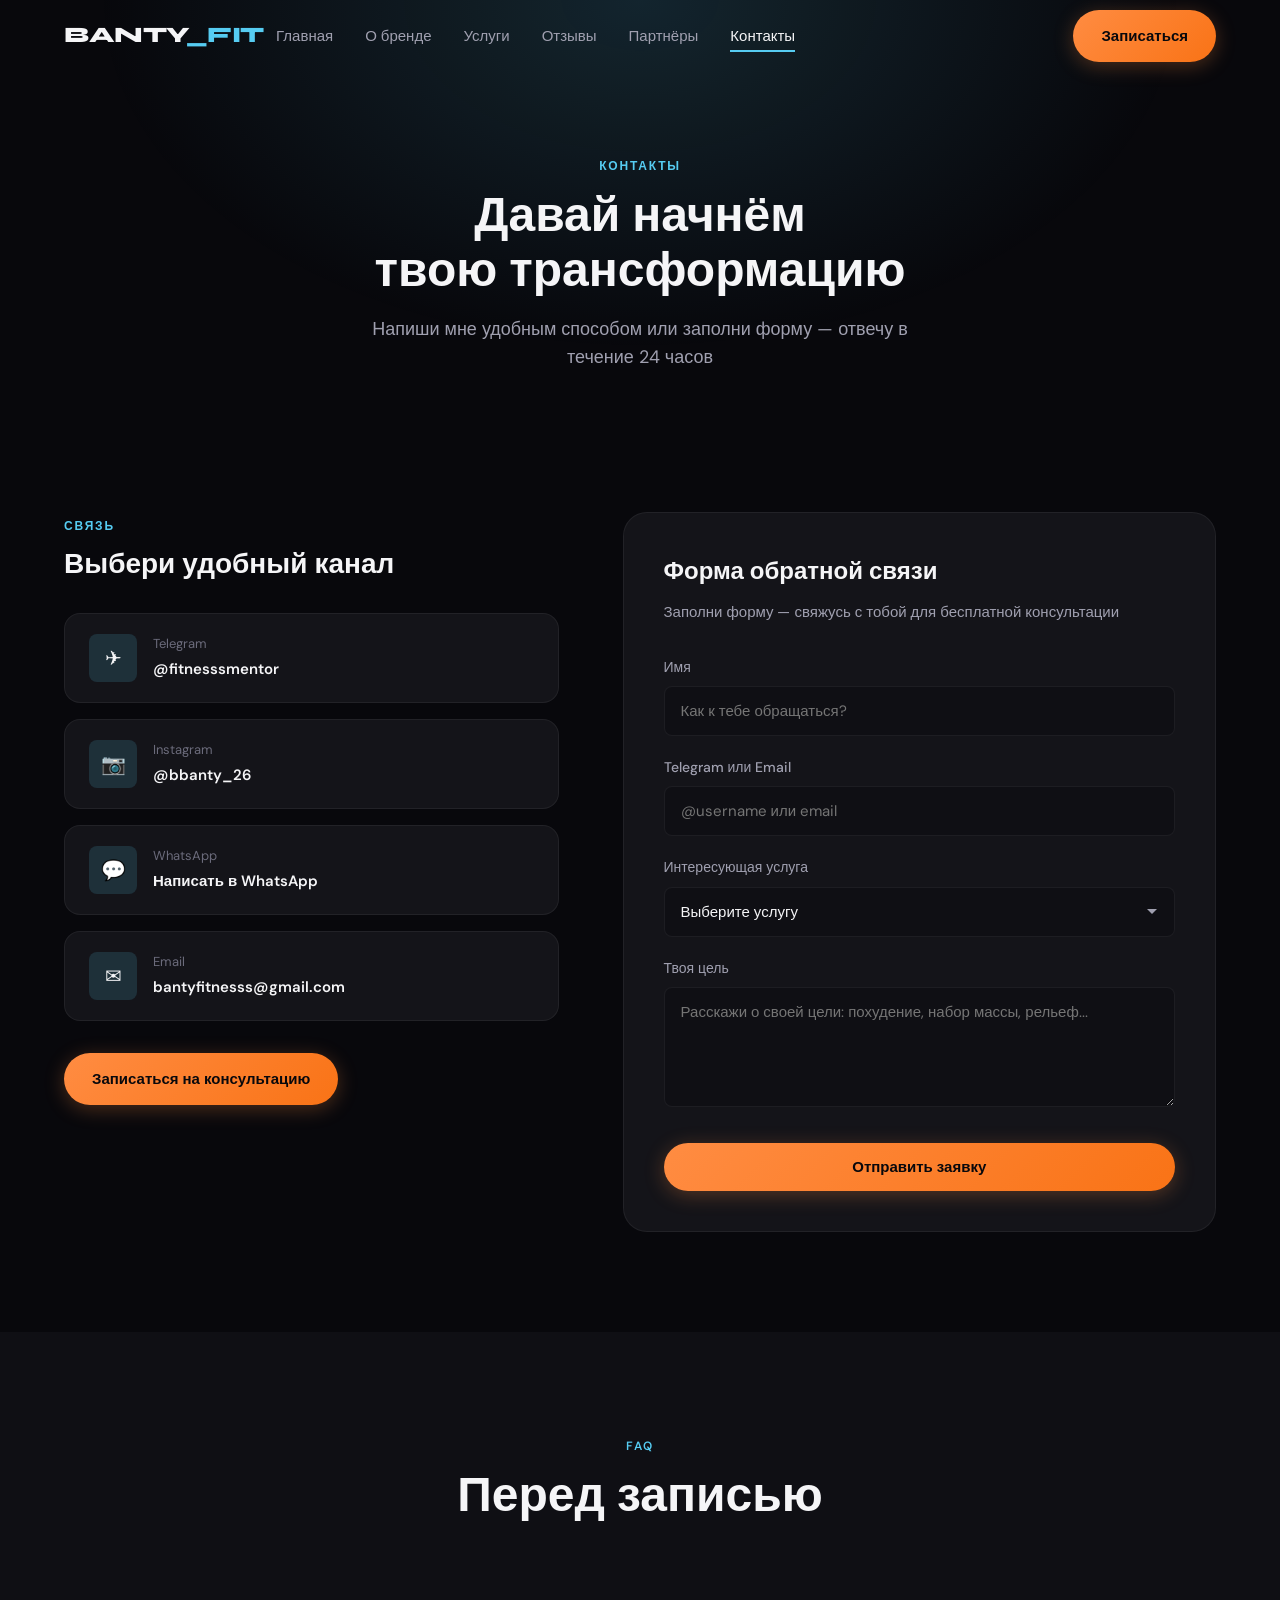
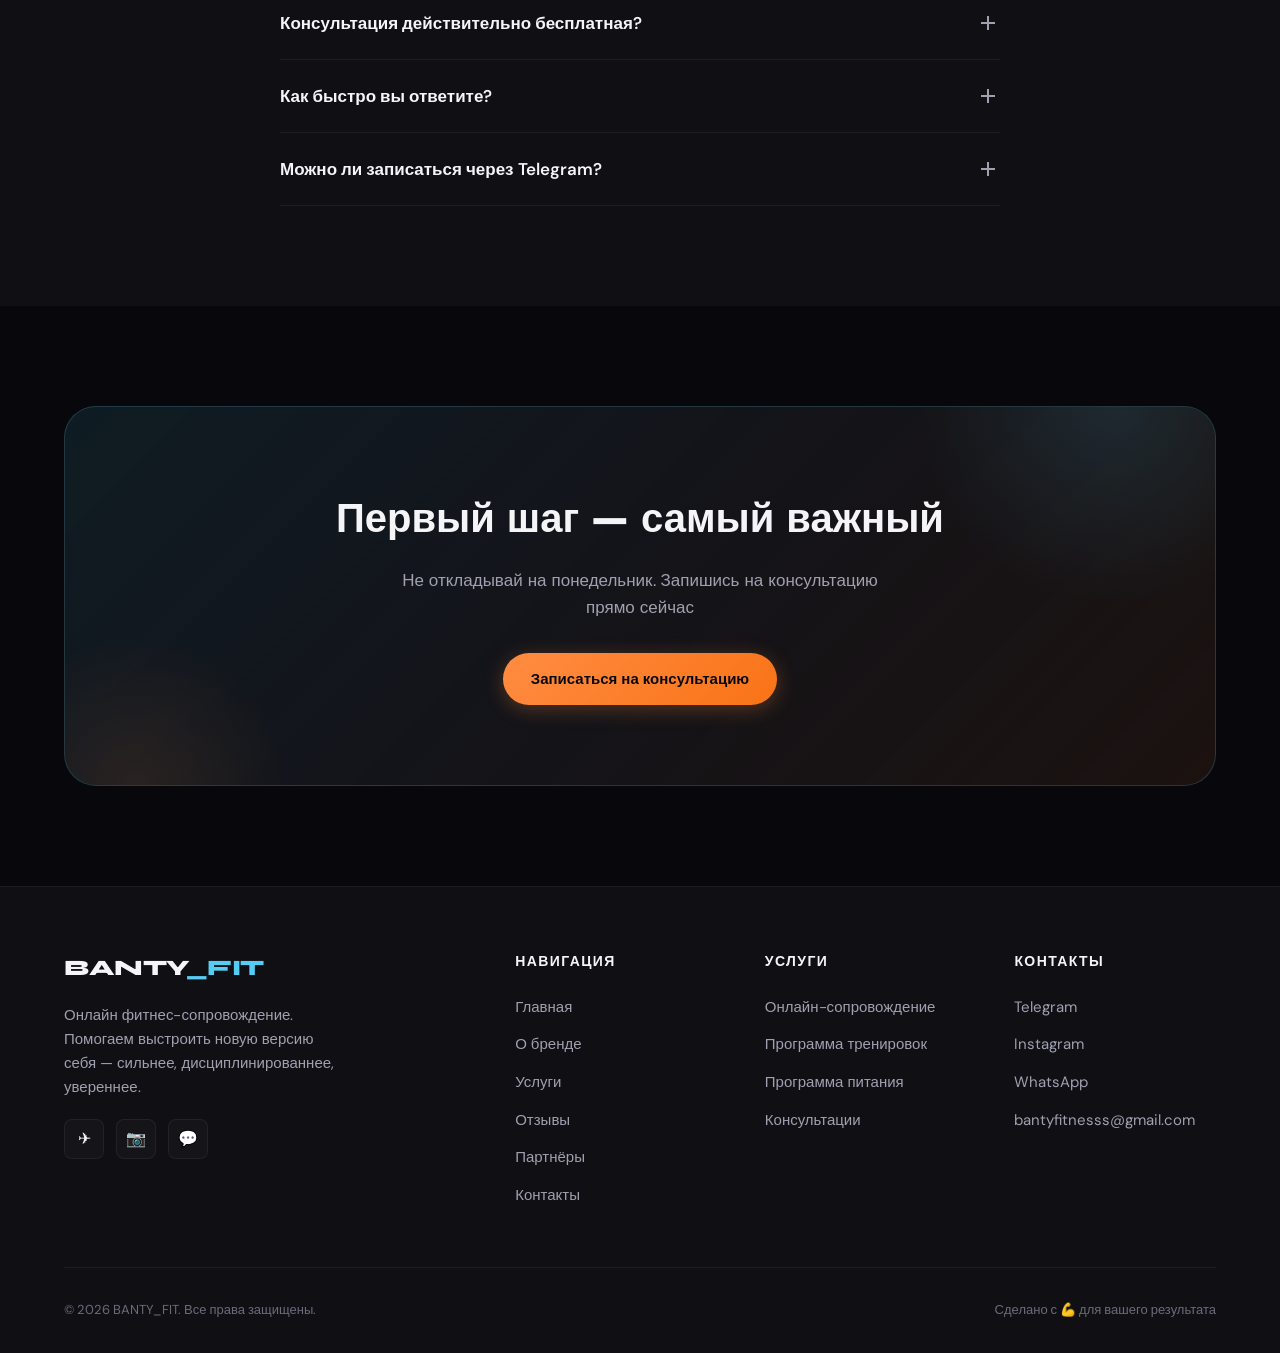
<file: contacts.html>
<!DOCTYPE html>
<html lang="ru">
<head>
  <!-- Google tag (gtag.js) -->
<script async src="https://www.googletagmanager.com/gtag/js?id=G-3M4V0GP872"></script>
<script>
  window.dataLayer = window.dataLayer || [];
  function gtag(){dataLayer.push(arguments);}
  gtag('js', new Date());

  gtag('config', 'G-3M4V0GP872');
</script>
  <meta charset="UTF-8">
  <link rel="icon" type="image/png" href="favicon.png">
  <meta name="viewport" content="width=device-width, initial-scale=1.0">
  <meta name="description" content="Свяжитесь с BANTY_FIT — Telegram, Instagram, WhatsApp, Email и форма обратной связи.">
  <title>Контакты — BANTY_FIT</title>
  <link rel="preconnect" href="https://fonts.googleapis.com">
  <link rel="preconnect" href="https://fonts.gstatic.com" crossorigin>
  <link href="https://fonts.googleapis.com/css2?family=DM+Sans:ital,opsz,wght@0,9..40,400;0,9..40,500;0,9..40,600;0,9..40,700;1,9..40,400&family=Syne:wght@600;700;800&display=swap" rel="stylesheet">
  <link rel="stylesheet" href="css/style.css">
  <!-- Yandex.Metrika counter -->
<script type="text/javascript">
  (function(m,e,t,r,i,k,a){
      m[i]=m[i]||function(){(m[i].a=m[i].a||[]).push(arguments)};
      m[i].l=1*new Date();
      for (var j = 0; j < document.scripts.length; j++) {if (document.scripts[j].src === r) { return; }}
      k=e.createElement(t),a=e.getElementsByTagName(t)[0],k.async=1,k.src=r,a.parentNode.insertBefore(k,a)
  })(window, document,'script','https://mc.yandex.ru/metrika/tag.js?id=110171998', 'ym');

  ym(110171998, 'init', {ssr:true, webvisor:true, clickmap:true, ecommerce:"dataLayer", referrer: document.referrer, url: location.href, accurateTrackBounce:true, trackLinks:true});
</script>
<noscript><div><img src="https://mc.yandex.ru/watch/110171998" style="position:absolute; left:-9999px;" alt="" /></div></noscript>
<!-- /Yandex.Metrika counter -->
</head>
<body>

  <header class="header">
    <div class="container header__inner">
      <a href="index.html" class="logo">BANTY<span>_FIT</span></a>
      <nav class="nav">
        <a href="index.html" class="nav__link">Главная</a>
        <a href="about.html" class="nav__link">О бренде</a>
        <a href="services.html" class="nav__link">Услуги</a>
        <a href="reviews.html" class="nav__link">Отзывы</a>
        <a href="partners.html" class="nav__link">Партнёры</a>
        <a href="contacts.html" class="nav__link">Контакты</a>
      </nav>
      <div class="header__cta">
        <a href="contacts.html" class="btn btn-primary">Записаться</a>
        <button class="burger" aria-label="Меню">
          <span></span>
          <span></span>
          <span></span>
        </button>
      </div>
    </div>
  </header>

  <section class="page-hero">
    <div class="container">
      <span class="section-label">Контакты</span>
      <h1 class="section-title">Давай начнём<br>твою трансформацию</h1>
      <p class="section-subtitle">Напиши мне удобным способом или заполни форму — отвечу в течение 24 часов</p>
    </div>
  </section>

  <section class="section">
    <div class="container">
      <div class="contacts-grid">
        <div class="">
          <span class="section-label">Связь</span>
          <h2 class="section-title" style="font-size: 1.75rem; margin-bottom: 32px;">Выбери удобный канал</h2>
          <div class="contact-methods">
            <a href="https://t.me/fitnesssmentor" target="_blank" rel="noopener" class="contact-method">
              <div class="contact-method__icon">✈</div>
              <div>
                <div class="contact-method__label">Telegram</div>
                <div class="contact-method__value">@fitnesssmentor</div>
              </div>
            </a>
            <a href="https://www.instagram.com/bbanty_26/" target="_blank" rel="noopener" class="contact-method">
              <div class="contact-method__icon">📷</div>
              <div>
                <div class="contact-method__label">Instagram</div>
                <div class="contact-method__value">@bbanty_26</div>
              </div>
            </a>
            <a href="https://wa.me/message/EIPKB7M7SUS6I1" target="_blank" rel="noopener" class="contact-method">
              <div class="contact-method__icon">💬</div>
              <div>
                <div class="contact-method__label">WhatsApp</div>
                <div class="contact-method__value">Написать в WhatsApp</div>
              </div>
            </a>
            <a href="mailto:bantyfitnesss@gmail.com" class="contact-method">
              <div class="contact-method__icon">✉</div>
              <div>
                <div class="contact-method__label">Email</div>
                <div class="contact-method__value">bantyfitnesss@gmail.com</div>
              </div>
            </a>
          </div>
          <div style="margin-top: 32px;">
            <a href="#contact-form" class="btn btn-primary">Записаться на консультацию</a>
          </div>
        </div>

        <div class="">
          <form class="form" id="contact-form">
            <input type="hidden" name="access_key" value="32bab068-d892-484a-aa64-b10af6adb8b7">
            <h3 class="form__title">Форма обратной связи</h3>
            <p class="form__subtitle">Заполни форму — свяжусь с тобой для бесплатной консультации</p>
            <div class="form-group">
              <label for="name">Имя</label>
              <input type="text" id="name" name="name" placeholder="Как к тебе обращаться?" required>
            </div>
            <div class="form-group">
              <label for="contact">Telegram или Email</label>
              <input type="text" id="contact" name="contact" placeholder="@username или email" required>
            </div>
            <div class="form-group">
              <label for="service">Интересующая услуга</label>
              <select id="service" name="service" required>
                <option value="" disabled selected>Выберите услугу</option>
                <option value="coaching">Персональное онлайн-сопровождение</option>
                <option value="workout">Программа тренировок</option>
                <option value="nutrition">Программа питания</option>
                <option value="consultation">Консультация</option>
                <option value="unknown">Не знаю, помогите выбрать</option>
              </select>
            </div>
            <div class="form-group">
              <label for="goal">Твоя цель</label>
              <textarea id="goal" name="goal" placeholder="Расскажи о своей цели: похудение, набор массы, рельеф..." required></textarea>
            </div>
            <button type="submit" class="btn btn-primary">Отправить заявку</button>
          </form>
          <div class="form-success">
            <div class="form-success__icon">✅</div>
            <h3>Заявка отправлена!</h3>
            <p>Спасибо! Свяжусь с тобой в течение 24 часов.</p>
          </div>
        </div>
      </div>
    </div>
  </section>

  <section class="section section--dark">
    <div class="container">
      <div class="section__header">
        <span class="section-label">FAQ</span>
        <h2 class="section-title">Перед записью</h2>
      </div>
      <div class="faq-list">
        <div class="faq-item">
          <button class="faq-item__question">
            Консультация действительно бесплатная?
            <span class="faq-item__icon"></span>
          </button>
          <div class="faq-item__answer">
            <p>Да, первая консультация бесплатная и ни к чему не обязывает. Мы познакомимся, обсудим цели и я расскажу, как могу помочь.</p>
          </div>
        </div>
        <div class="faq-item">
          <button class="faq-item__question">
            Как быстро вы ответите?
            <span class="faq-item__icon"></span>
          </button>
          <div class="faq-item__answer">
            <p>Обычно отвечаю в течение нескольких часов. Максимальное время ответа — 24 часа в рабочие дни.</p>
          </div>
        </div>
        <div class="faq-item">
          <button class="faq-item__question">
            Можно ли записаться через Telegram?
            <span class="faq-item__icon"></span>
          </button>
          <div class="faq-item__answer">
            <p>Конечно! Напишите мне в Telegram — это самый быстрый способ связи. Ссылка доступна выше на странице.</p>
          </div>
        </div>
      </div>
    </div>
  </section>

  <section class="section">
    <div class="container">
      <div class="cta-banner">
        <h2 class="cta-banner__title">Первый шаг — самый важный</h2>
        <p class="cta-banner__text">Не откладывай на понедельник. Запишись на консультацию прямо сейчас</p>
        <a href="#contact-form" class="btn btn-primary">Записаться на консультацию</a>
      </div>
    </div>
  </section>

  <footer class="footer">
    <div class="container">
      <div class="footer__grid">
        <div class="footer__brand">
          <a href="index.html" class="logo">BANTY<span>_FIT</span></a>
          <p>Онлайн фитнес-сопровождение. Помогаем выстроить новую версию себя — сильнее, дисциплинированнее, увереннее.</p>
          <div class="footer__social">
            <a href="https://t.me/fitnesssmentor" target="_blank" rel="noopener" aria-label="Telegram">✈</a>
            <a href="https://www.instagram.com/bbanty_26/" target="_blank" rel="noopener" aria-label="Instagram">📷</a>
            <a href="https://wa.me/message/EIPKB7M7SUS6I1" target="_blank" rel="noopener" aria-label="WhatsApp">💬</a>
          </div>
        </div>
        <div>
          <h4 class="footer__heading">Навигация</h4>
          <ul class="footer__links">
            <li><a href="index.html">Главная</a></li>
            <li><a href="about.html">О бренде</a></li>
            <li><a href="services.html">Услуги</a></li>
            <li><a href="reviews.html">Отзывы</a></li>
            <li><a href="partners.html">Партнёры</a></li>
            <li><a href="contacts.html">Контакты</a></li>
          </ul>
        </div>
        <div>
          <h4 class="footer__heading">Услуги</h4>
          <ul class="footer__links">
            <li><a href="services.html">Онлайн-сопровождение</a></li>
            <li><a href="services.html">Программа тренировок</a></li>
            <li><a href="services.html">Программа питания</a></li>
            <li><a href="services.html">Консультации</a></li>
          </ul>
        </div>
        <div>
          <h4 class="footer__heading">Контакты</h4>
          <ul class="footer__links">
            <li><a href="https://t.me/fitnesssmentor" target="_blank">Telegram</a></li>
            <li><a href="https://www.instagram.com/bbanty_26/" target="_blank">Instagram</a></li>
            <li><a href="https://wa.me/message/EIPKB7M7SUS6I1" target="_blank">WhatsApp</a></li>
            <li><a href="mailto:bantyfitnesss@gmail.com">bantyfitnesss@gmail.com</a></li>
          </ul>
        </div>
      </div>
      <div class="footer__bottom">
        <span>&copy; 2026 BANTY_FIT. Все права защищены.</span>
        <span>Сделано с 💪 для вашего результата</span>
      </div>
    </div>
  </footer>

  <script src="js/main.js"></script>
</body>
</html>
</file>
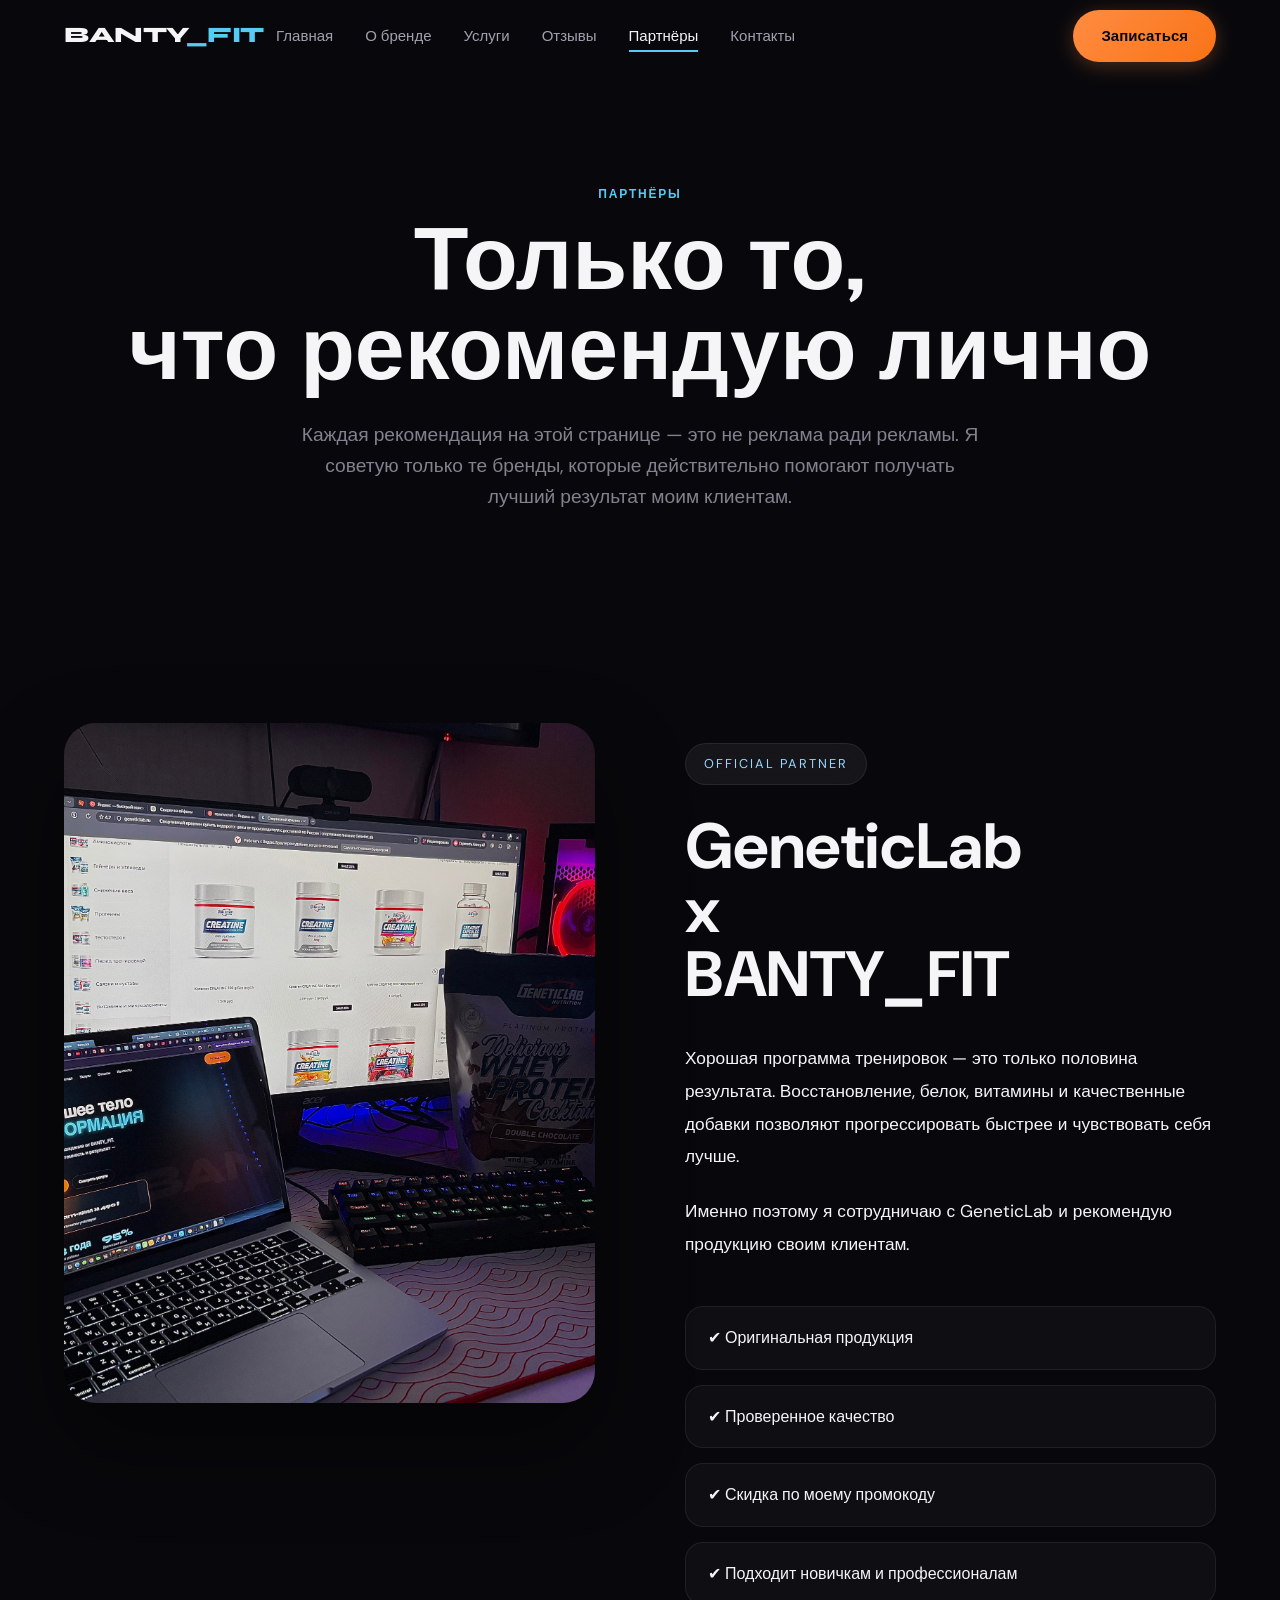
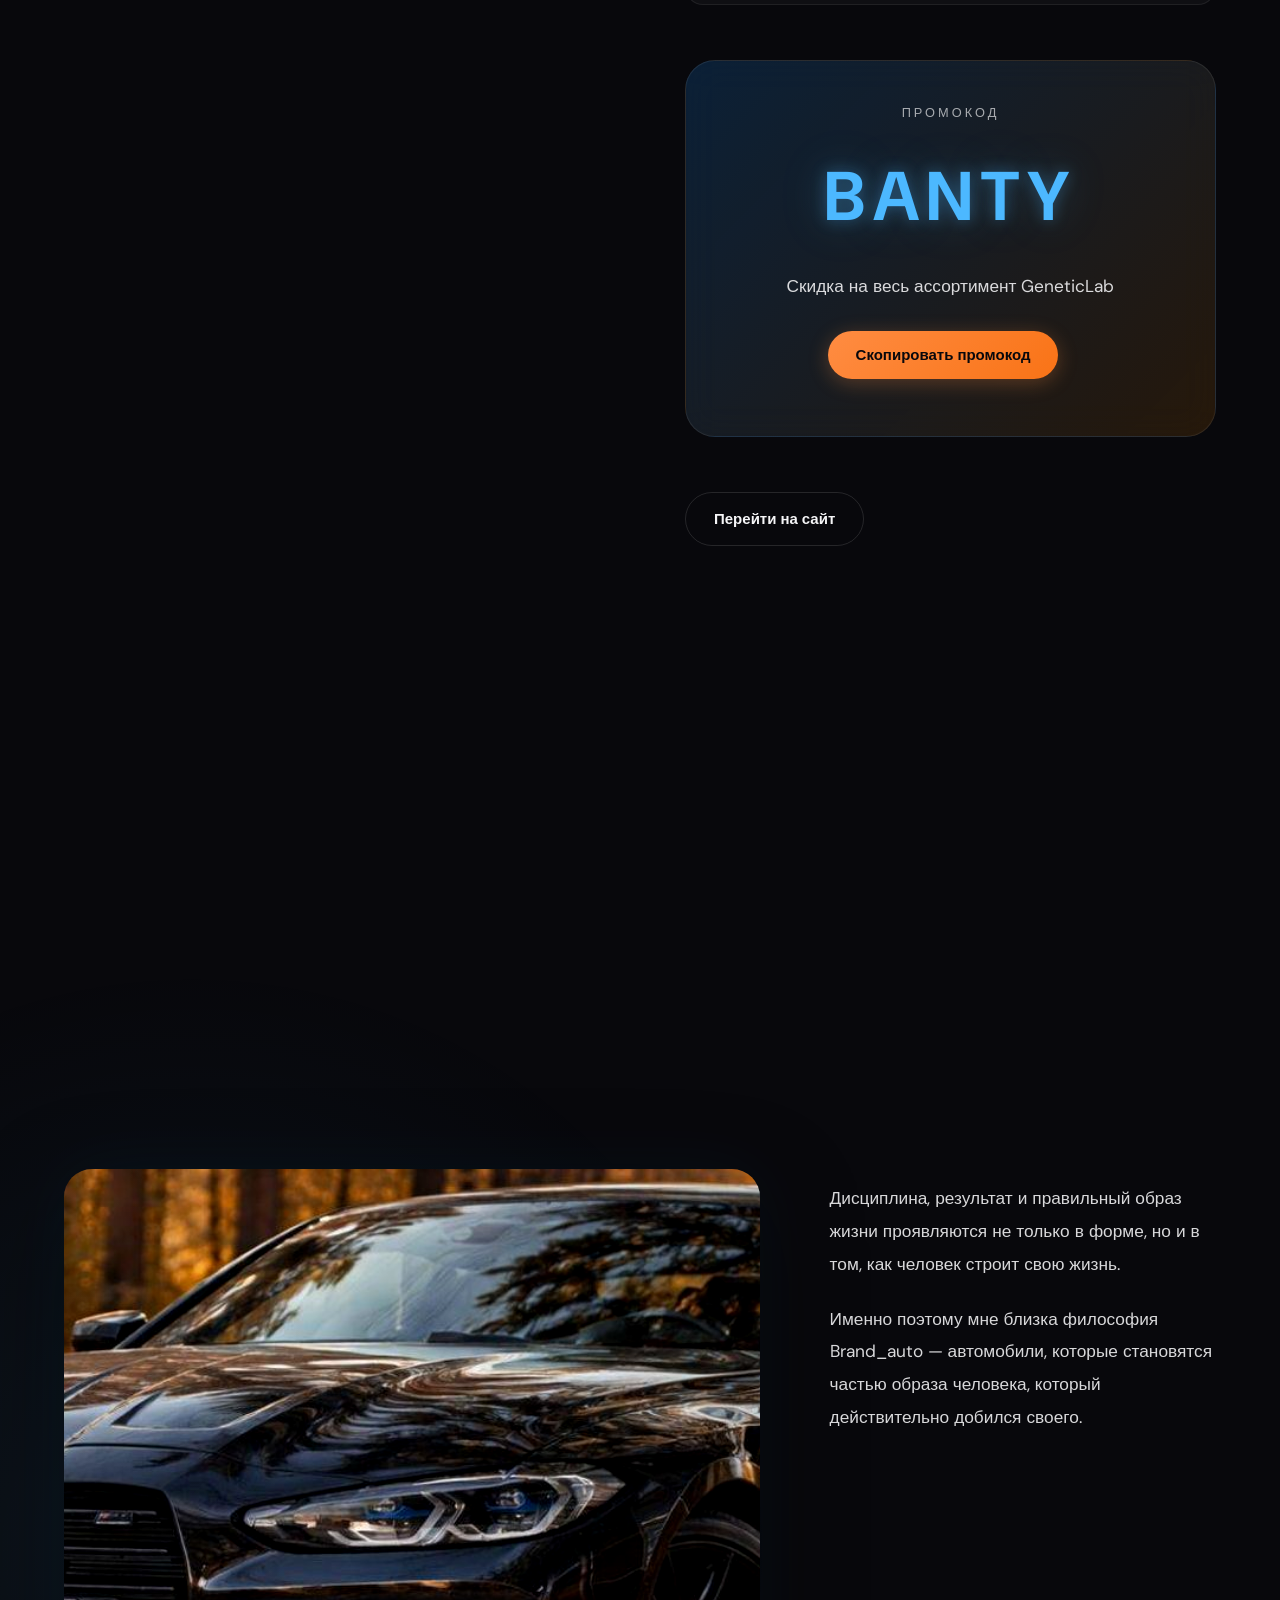
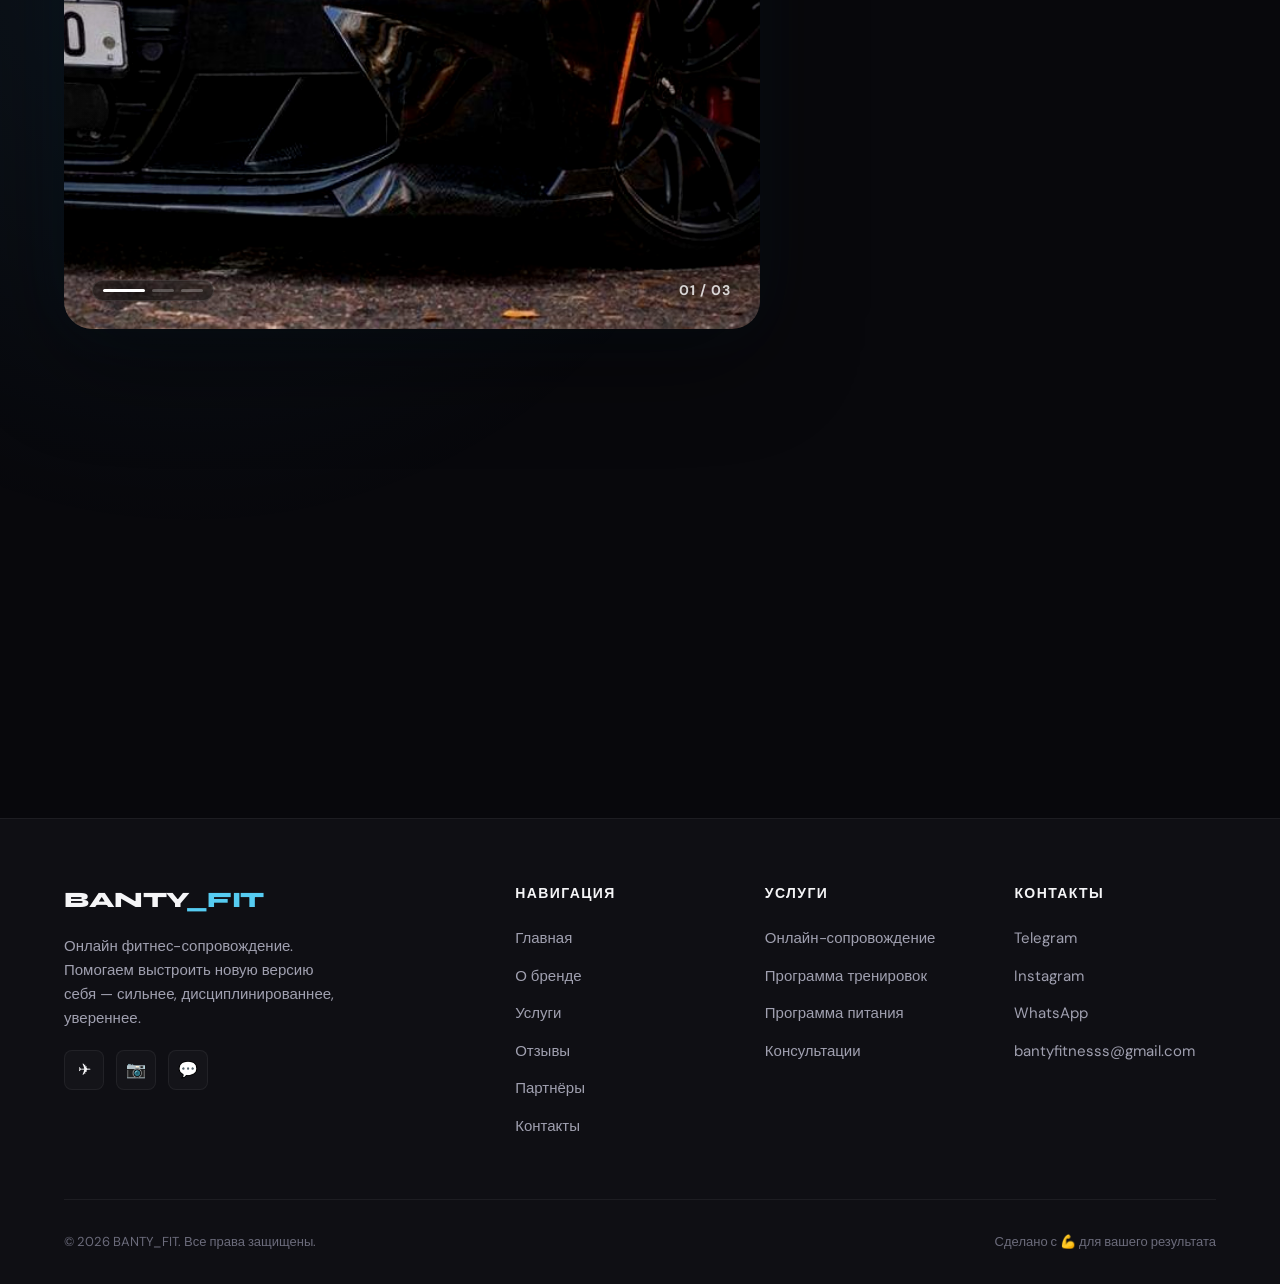
<file: partners.html>
<!DOCTYPE html>
<html lang="ru">
<head>
  <!-- Google tag (gtag.js) -->
<script async src="https://www.googletagmanager.com/gtag/js?id=G-3M4V0GP872"></script>
<script>
  window.dataLayer = window.dataLayer || [];
  function gtag(){dataLayer.push(arguments);}
  gtag('js', new Date());

  gtag('config', 'G-3M4V0GP872');
</script>
  <meta charset="UTF-8">
  <link rel="icon" type="image/png" href="favicon.png">
  <meta name="viewport" content="width=device-width, initial-scale=1.0">
  <meta name="description" content="Партнёры BANTY_FIT — бренды и продукты, которые помогают достигать лучших результатов.">
  <title>BANTY_FIT — Партнёры</title>
  <link rel="preconnect" href="https://fonts.googleapis.com">
  <link rel="preconnect" href="https://fonts.gstatic.com" crossorigin>
  <link href="https://fonts.googleapis.com/css2?family=DM+Sans:ital,opsz,wght@0,9..40,400;0,9..40,500;0,9..40,600;0,9..40,700;1,9..40,400&family=Syne:wght@600;700;800&display=swap" rel="stylesheet">
  <link rel="stylesheet" href="css/style.css">
  <link
rel="stylesheet"
href="https://cdn.jsdelivr.net/npm/swiper@11/swiper-bundle.min.css">
  <!-- Yandex.Metrika counter -->
<script type="text/javascript">
  (function(m,e,t,r,i,k,a){
      m[i]=m[i]||function(){(m[i].a=m[i].a||[]).push(arguments)};
      m[i].l=1*new Date();
      for (var j = 0; j < document.scripts.length; j++) {if (document.scripts[j].src === r) { return; }}
      k=e.createElement(t),a=e.getElementsByTagName(t)[0],k.async=1,k.src=r,a.parentNode.insertBefore(k,a)
  })(window, document,'script','https://mc.yandex.ru/metrika/tag.js?id=110171998', 'ym');

  ym(110171998, 'init', {ssr:true, webvisor:true, clickmap:true, ecommerce:"dataLayer", referrer: document.referrer, url: location.href, accurateTrackBounce:true, trackLinks:true});
</script>
<noscript><div><img src="https://mc.yandex.ru/watch/110171998" style="position:absolute; left:-9999px;" alt="" /></div></noscript>
<!-- /Yandex.Metrika counter -->
</head>
<body>

  <header class="header">
    <div class="container header__inner">
      <a href="index.html" class="logo">BANTY<span>_FIT</span></a>
      <nav class="nav">
        <a href="index.html" class="nav__link">Главная</a>
        <a href="about.html" class="nav__link">О бренде</a>
        <a href="services.html" class="nav__link">Услуги</a>
        <a href="reviews.html" class="nav__link">Отзывы</a>
<a href="partners.html" class="nav__link">Партнёры</a>
<a href="contacts.html" class="nav__link">Контакты</a>
      </nav>
      <div class="header__cta">
        <a href="contacts.html" class="btn btn-primary">Записаться</a>
        <button class="burger" aria-label="Меню">
          <span></span>
          <span></span>
          <span></span>
        </button>
      </div>
    </div>
</header>
<!-- Partners Hero -->
<section class="partners-hero">
    <div class="container">
  
      <span class="section-label">
        Партнёры
      </span>
  
      <h1 class="section-title">
        Только то,<br>
        что рекомендую лично
      </h1>
  
      <p class="section-subtitle">
        Каждая рекомендация на этой странице — это не реклама ради рекламы.
        Я советую только те бренды, которые действительно помогают получать
        лучший результат моим клиентам.
      </p>
  
    </div>
  </section>
  
  <section class="partner-showcase" id="partners">

    <div class="container">

        <div class="partner-grid">

            <!-- LEFT -->

            <!-- Desktop: Apple-style scroll gallery -->
            <div class="partner-gallery partner-gallery--desktop">
                <img src="assets/images/partners/geneticlab-1.jpg" alt="GeneticLab" class="partner-image active">
                <img src="assets/images/partners/geneticlab-2.jpg" alt="GeneticLab" class="partner-image">
                <img src="assets/images/partners/geneticlab-3.jpg" alt="GeneticLab" class="partner-image">
                <img src="assets/images/partners/geneticlab-4.jpg" alt="GeneticLab" class="partner-image">
                <img src="assets/images/partners/geneticlab-5.jpg" alt="GeneticLab" class="partner-image">
                <img src="assets/images/partners/geneticlab-6.jpg" alt="GeneticLab" class="partner-image">
            </div>

            <!-- Mobile: Swiper fade gallery -->
            <div class="partner-gallery partner-gallery--mobile">
                <div class="swiper partner-swiper">
                    <div class="swiper-wrapper">
                        <div class="swiper-slide">
                            <img src="assets/images/partners/geneticlab-1.jpg" alt="GeneticLab">
                        </div>
                        <div class="swiper-slide">
                            <img src="assets/images/partners/geneticlab-2.jpg" alt="GeneticLab">
                        </div>
                        <div class="swiper-slide">
                            <img src="assets/images/partners/geneticlab-3.jpg" alt="GeneticLab">
                        </div>
                        <div class="swiper-slide">
                            <img src="assets/images/partners/geneticlab-4.jpg" alt="GeneticLab">
                        </div>
                        <div class="swiper-slide">
                            <img src="assets/images/partners/geneticlab-5.jpg" alt="GeneticLab">
                        </div>
                        <div class="swiper-slide">
                            <img src="assets/images/partners/geneticlab-6.jpg" alt="GeneticLab">
                        </div>
                    </div>
                    <div class="swiper-pagination partner-swiper-pagination"></div>
                </div>
            </div>


           <!-- RIGHT -->

<div class="partner-info">


                <span class="partner-badge">

                    OFFICIAL PARTNER

                </span>

                <h2>

                    GeneticLab

                    <br>

                    x

                    <br>

                    BANTY_FIT

                </h2>

                <p>

                    Хорошая программа тренировок — это только половина результата.

                    Восстановление, белок, витамины и качественные добавки позволяют

                    прогрессировать быстрее и чувствовать себя лучше.

                </p>

                <p>

                    Именно поэтому я сотрудничаю с GeneticLab

                    и рекомендую продукцию своим клиентам.

                </p>


                <div class="partner-benefits">

                    <div>✔ Оригинальная продукция</div>

                    <div>✔ Проверенное качество</div>

                    <div>✔ Скидка по моему промокоду</div>

                    <div>✔ Подходит новичкам и профессионалам</div>

                </div>


                <div class="promo-card">

                    <span>

                        ПРОМОКОД

                    </span>

                    <h3 id="promoText">

                        BANTY

                    </h3>

                    <p>

                        Скидка на весь ассортимент GeneticLab

                    </p>

                    <button
                        id="copyPromo"
                        class="btn btn-primary">

                        Скопировать промокод

                    </button>

                </div>


                <a

                    href="https://geneticlab.ru"

                    target="_blank"

                    class="btn btn-outline">

                    Перейти на сайт

                </a>

            </div>

        </div>

    </div>

</section>

<!-- Brand_auto Partner -->
<section class="partner-showcase partner-showcase--auto" id="brand-auto">

  <div class="container">

      <div class="partner-grid">

          <!-- LEFT -->

          <div class="partner-gallery partner-gallery--desktop">

              <img
                  src="assets/images/partners/brand-auto-1.jpg"
                  alt="Brand_auto"
                  class="partner-image active">

              <img
                  src="assets/images/partners/brand-auto-2.jpg"
                  alt="Brand_auto"
                  class="partner-image">

              <img
                  src="assets/images/partners/brand-auto-3.jpg"
                  alt="Brand_auto"
                  class="partner-image">

          </div>

          <div class="partner-gallery partner-gallery--mobile">
              <div class="swiper auto-swiper">
                  <div class="swiper-wrapper">
                      <div class="swiper-slide">
                          <img src="assets/images/partners/brand-auto-1.jpg" alt="Brand_auto">
                      </div>
                      <div class="swiper-slide">
                          <img src="assets/images/partners/brand-auto-2.jpg" alt="Brand_auto">
                      </div>
                      <div class="swiper-slide">
                          <img src="assets/images/partners/brand-auto-3.jpg" alt="Brand_auto">
                      </div>
                  </div>
                  <div class="swiper-pagination auto-swiper-pagination"></div>
              </div>
          </div>


          <!-- RIGHT -->

          <div class="partner-info">

              <span class="partner-badge">
                  OFFICIAL PARTNER
              </span>

              <h2>

                  Brand_auto

                  <br>

                  x

                  <br>

                  BANTY_FIT

              </h2>

              <p>

                  Дисциплина, результат и правильный образ жизни
                  проявляются не только в форме, но и в том,
                  как человек строит свою жизнь.

              </p>

              <p>

                  Именно поэтому мне близка философия Brand_auto —
                  автомобили, которые становятся частью образа
                  человека, который действительно добился своего.

              </p>

              <div class="partner-benefits">

                  <div>✔ Пригон автомобилей под заказ</div>

                  <div>✔ Нишевые и премиальные автомобили</div>

                  <div>✔ Porsche 911, BMW M5, Mercedes-AMG и другие</div>

                  <div>✔ Автомобиль как результат работы над собой</div>

              </div>


              <div class="promo-card">

                  <span>
                      ПАРТНЁРСТВО
                  </span>

                  <h3>
                      BRAND_AUTO
                  </h3>

                  <p>
                      Автомобили, которые соответствуют твоему уровню.
                  </p>

              </div>


              <a
                  href="https://brand-auto.site/"
                  target="_blank"
                  rel="noopener"
                  class="btn btn-outline">

                  Перейти на сайт

              </a>

          </div>

      </div>

  </div>

</section>

<footer class="footer">
    <div class="container">
      <div class="footer__grid">
        <div class="footer__brand">
          <a href="index.html" class="logo">BANTY<span>_FIT</span></a>
          <p>Онлайн фитнес-сопровождение. Помогаем выстроить новую версию себя — сильнее, дисциплинированнее, увереннее.</p>
          <div class="footer__social">
            <a href="https://t.me/fitnesssmentor" target="_blank" rel="noopener" aria-label="Telegram">✈</a>
            <a href="https://www.instagram.com/bbanty_26/" target="_blank" rel="noopener" aria-label="Instagram">📷</a>
            <a href="https://wa.me/message/EIPKB7M7SUS6I1" target="_blank" rel="noopener" aria-label="WhatsApp">💬</a>
          </div>
        </div>
        <div>
          <h4 class="footer__heading">Навигация</h4>
          <ul class="footer__links">
            <li><a href="index.html">Главная</a></li>
            <li><a href="about.html">О бренде</a></li>
            <li><a href="services.html">Услуги</a></li>
            <li><a href="reviews.html">Отзывы</a></li>
<li><a href="partners.html">Партнёры</a></li>
<li><a href="contacts.html">Контакты</a></li>
          </ul>
        </div>
        <div>
          <h4 class="footer__heading">Услуги</h4>
          <ul class="footer__links">
            <li><a href="services.html">Онлайн-сопровождение</a></li>
            <li><a href="services.html">Программа тренировок</a></li>
            <li><a href="services.html">Программа питания</a></li>
            <li><a href="services.html">Консультации</a></li>
          </ul>
        </div>
        <div>
          <h4 class="footer__heading">Контакты</h4>
          <ul class="footer__links">
            <li><a href="https://t.me/fitnesssmentor" target="_blank">Telegram</a></li>
            <li><a href="https://www.instagram.com/bbanty_26/" target="_blank">Instagram</a></li>
            <li><a href="https://wa.me/message/EIPKB7M7SUS6I1" target="_blank">WhatsApp</a></li>
            <li><a href="mailto:bantyfitnesss@gmail.com">bantyfitnesss@gmail.com</a></li>
          </ul>
        </div>
      </div>
      <div class="footer__bottom">
        <span>&copy; 2026 BANTY_FIT. Все права защищены.</span>
        <span>Сделано с 💪 для вашего результата</span>
      </div>
    </div>
  </footer>
  <script src="https://cdn.jsdelivr.net/npm/swiper@11/swiper-bundle.min.js"></script>
  <script src="js/main.js"></script>
  <div class="copy-message">
    Промокод BANTY скопирован ✓
  </div>
</body>
</html>
</file>
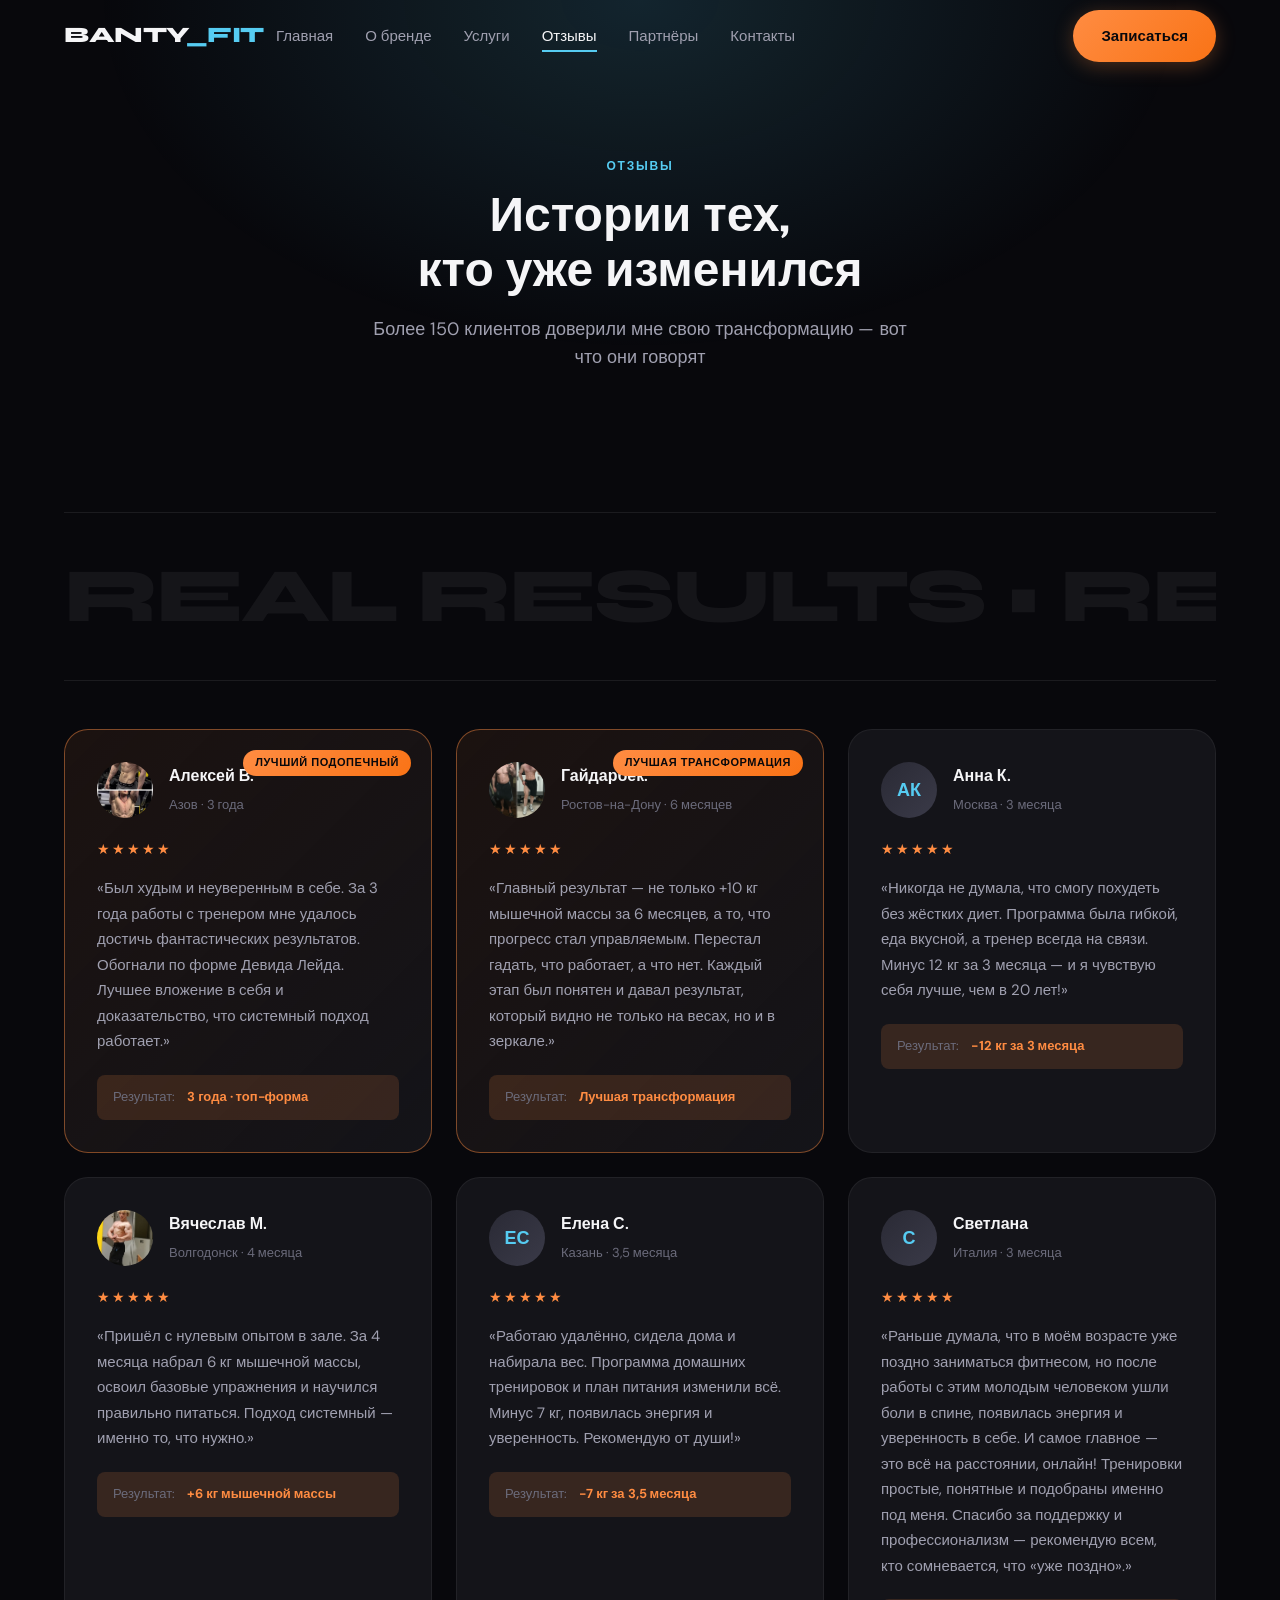
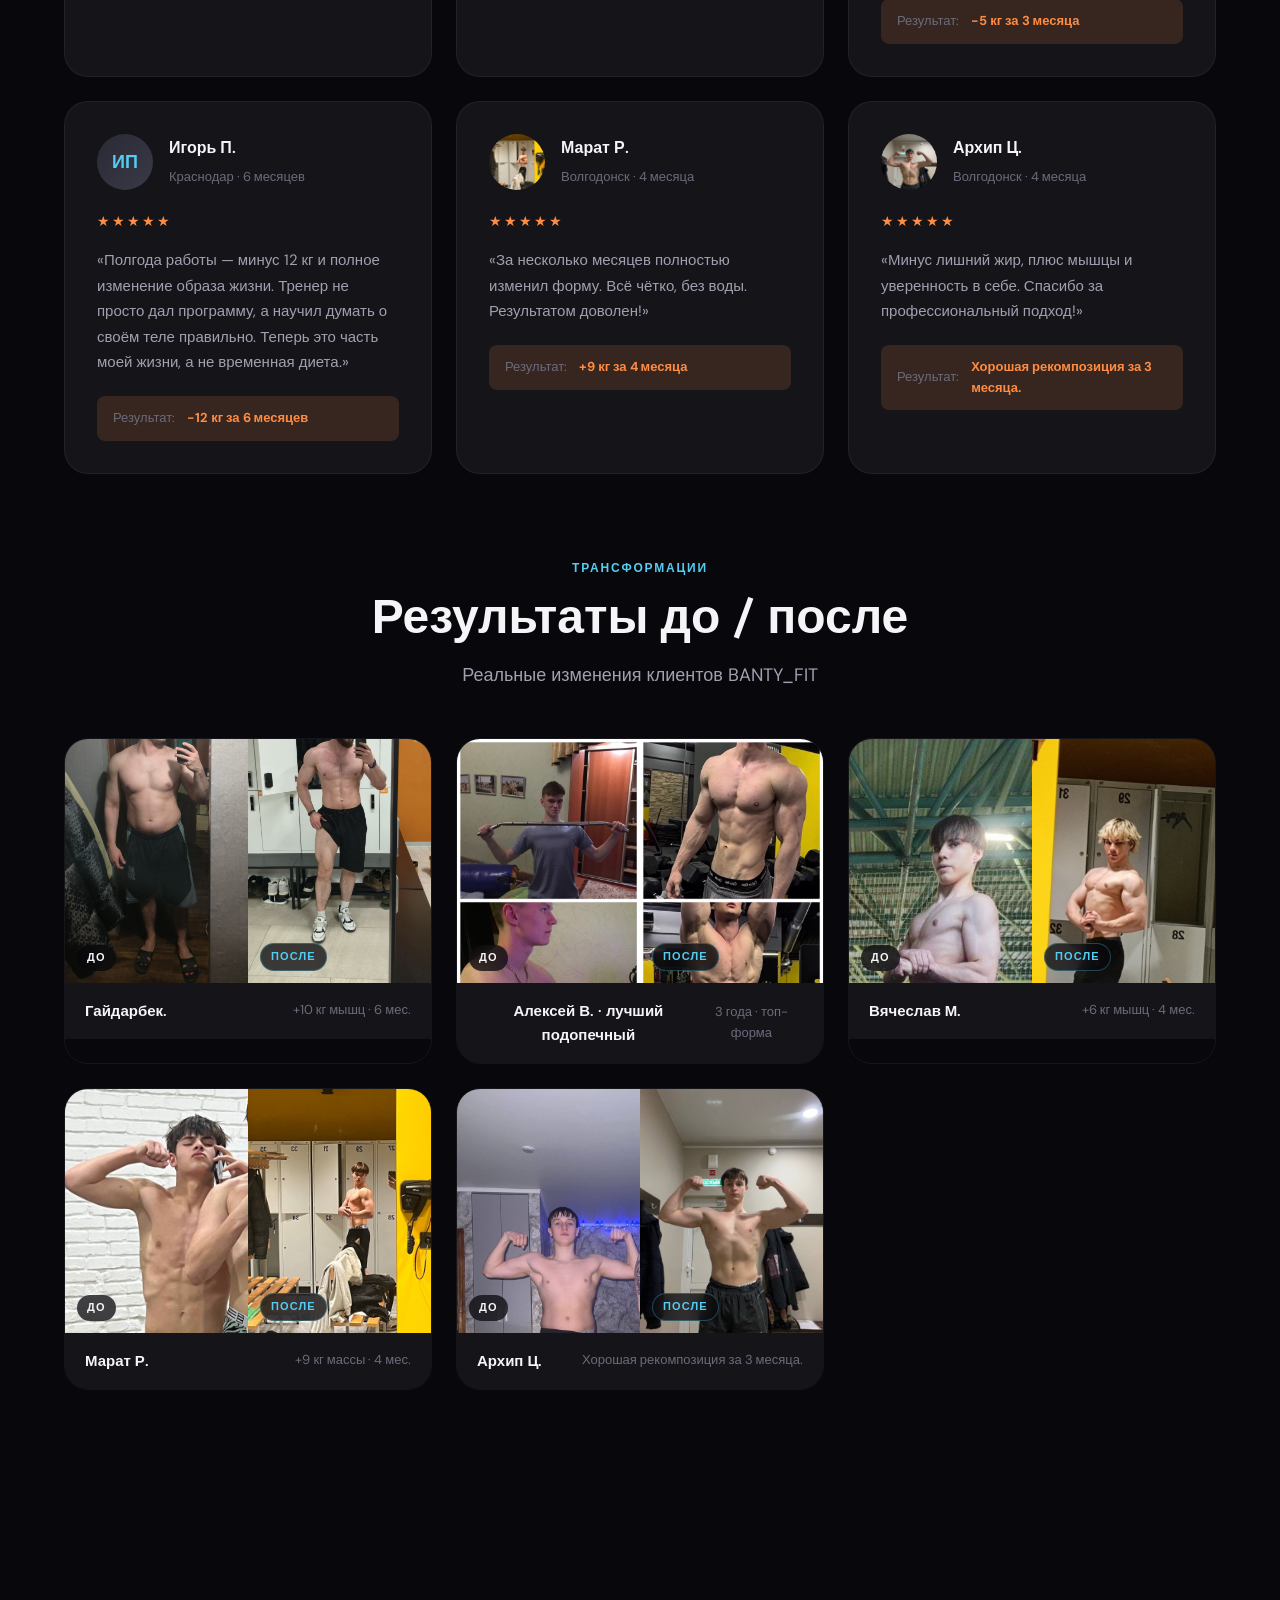
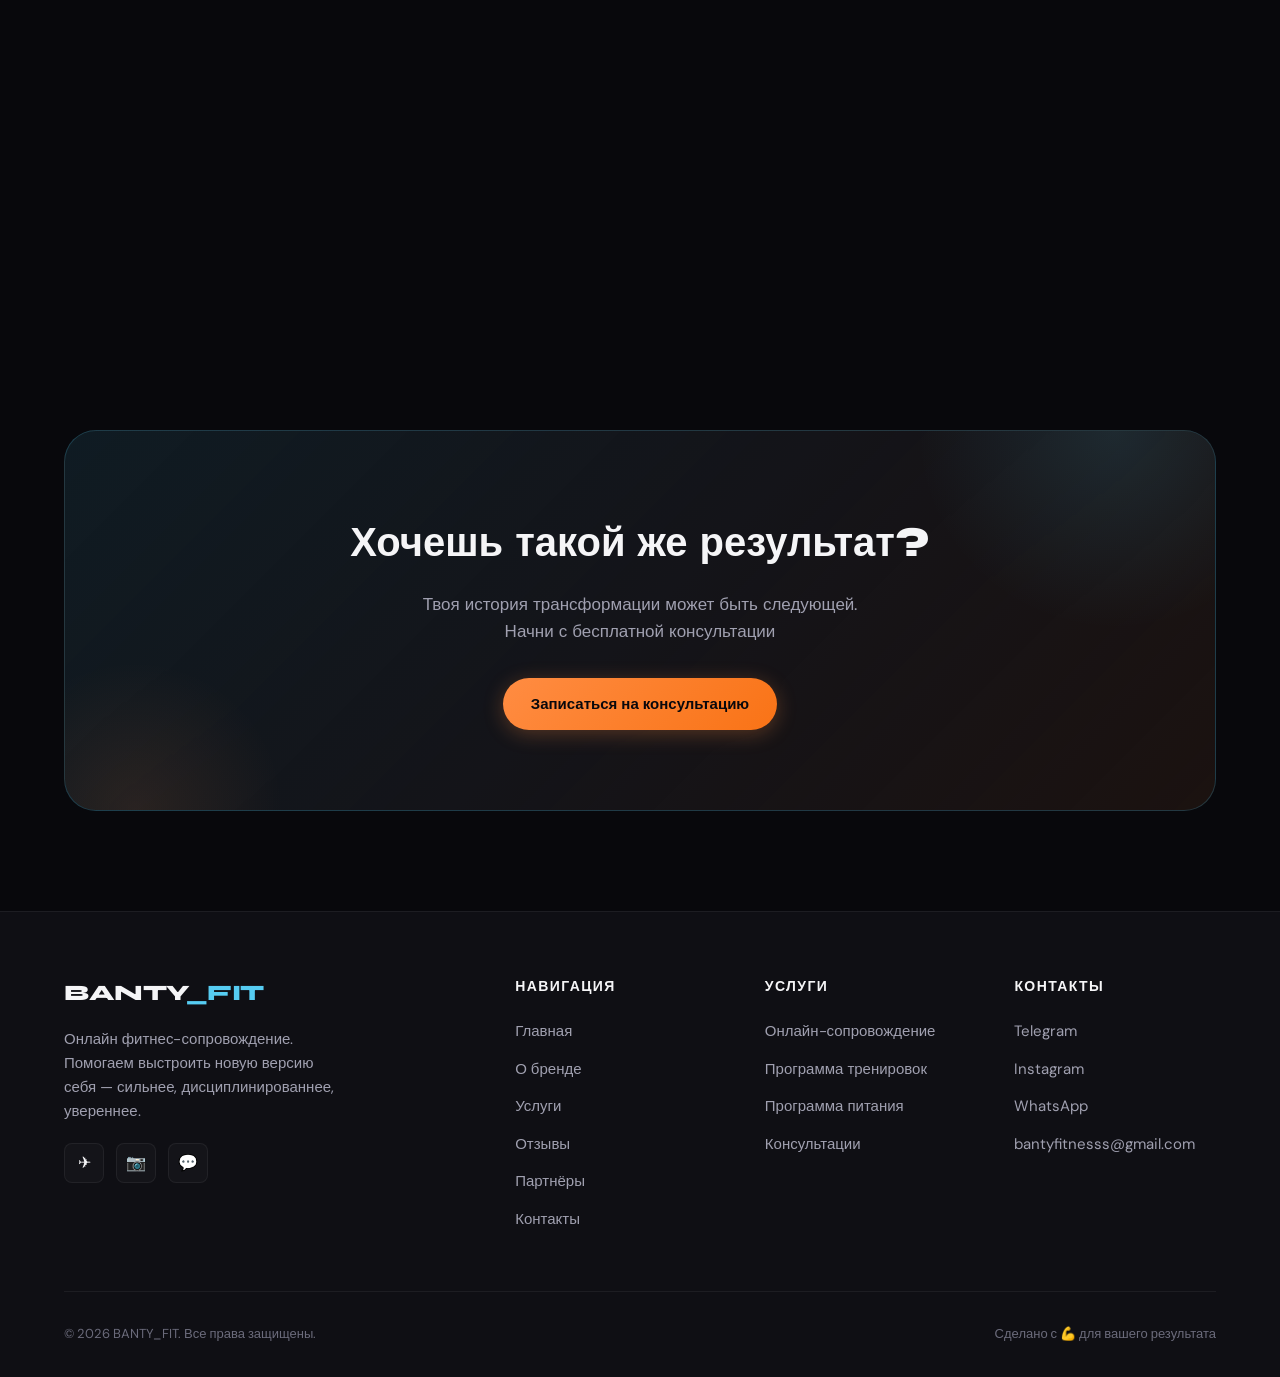
<file: reviews.html>
<!DOCTYPE html>
<html lang="ru">
<head>
  <!-- Google tag (gtag.js) -->
<script async src="https://www.googletagmanager.com/gtag/js?id=G-3M4V0GP872"></script>
<script>
  window.dataLayer = window.dataLayer || [];
  function gtag(){dataLayer.push(arguments);}
  gtag('js', new Date());

  gtag('config', 'G-3M4V0GP872');
</script>
  <meta charset="UTF-8">
  <link rel="icon" type="image/png" href="favicon.png">
  <meta name="viewport" content="width=device-width, initial-scale=1.0">
  <meta name="description" content="Отзывы клиентов BANTY_FIT — истории трансформации и результаты до/после.">
  <title>Отзывы — BANTY_FIT</title>
  <link rel="preconnect" href="https://fonts.googleapis.com">
  <link rel="preconnect" href="https://fonts.gstatic.com" crossorigin>
  <link href="https://fonts.googleapis.com/css2?family=DM+Sans:ital,opsz,wght@0,9..40,400;0,9..40,500;0,9..40,600;0,9..40,700;1,9..40,400&family=Syne:wght@600;700;800&display=swap" rel="stylesheet">
  <link rel="stylesheet" href="css/style.css">
  <!-- Yandex.Metrika counter -->
<script type="text/javascript">
  (function(m,e,t,r,i,k,a){
      m[i]=m[i]||function(){(m[i].a=m[i].a||[]).push(arguments)};
      m[i].l=1*new Date();
      for (var j = 0; j < document.scripts.length; j++) {if (document.scripts[j].src === r) { return; }}
      k=e.createElement(t),a=e.getElementsByTagName(t)[0],k.async=1,k.src=r,a.parentNode.insertBefore(k,a)
  })(window, document,'script','https://mc.yandex.ru/metrika/tag.js?id=110171998', 'ym');

  ym(110171998, 'init', {ssr:true, webvisor:true, clickmap:true, ecommerce:"dataLayer", referrer: document.referrer, url: location.href, accurateTrackBounce:true, trackLinks:true});
</script>
<noscript><div><img src="https://mc.yandex.ru/watch/110171998" style="position:absolute; left:-9999px;" alt="" /></div></noscript>
<!-- /Yandex.Metrika counter -->
</head>
<body>

  <header class="header">
    <div class="container header__inner">
      <a href="index.html" class="logo">BANTY<span>_FIT</span></a>
      <nav class="nav">
        <a href="index.html" class="nav__link">Главная</a>
        <a href="about.html" class="nav__link">О бренде</a>
        <a href="services.html" class="nav__link">Услуги</a>
        <a href="reviews.html" class="nav__link">Отзывы</a>
        <a href="partners.html" class="nav__link">Партнёры</a>
        <a href="contacts.html" class="nav__link">Контакты</a>
      </nav>
      <div class="header__cta">
        <a href="contacts.html" class="btn btn-primary">Записаться</a>
        <button class="burger" aria-label="Меню">
          <span></span>
          <span></span>
          <span></span>
        </button>
      </div>
    </div>
  </header>

  <section class="page-hero">
    <div class="container">
      <span class="section-label">Отзывы</span>
      <h1 class="section-title">Истории тех,<br>кто уже изменился</h1>
      <p class="section-subtitle">Более 150 клиентов доверили мне свою трансформацию — вот что они говорят</p>
    </div>
  </section>

  <section class="section">
    <div class="container">
      <div class="reviews-ticker">
        <div class="reviews-ticker__track">
          REAL RESULTS • REAL PEOPLE • REAL CHANGE • BANTY_FIT •
          REAL RESULTS • REAL PEOPLE • REAL CHANGE • BANTY_FIT •
        </div>
      </div><div class="reviews-grid">

        <div class="review-card featured reveal">
          <span class="review-card__badge">Лучший подопечный</span>
          <div class="review-card__header">
            <div class="review-card__avatar">
              <img src="assets/images/alexey-after.png" alt="Алексей В.">
            </div>
            <div class="review-card__info">
              <h4>Алексей В.</h4>
              <span>Азов · 3 года</span>
            </div>
          </div>
          <div class="review-card__stars">★★★★★</div>
          <p class="review-card__text">
            «Был худым и неуверенным в себе. За 3 года работы с тренером мне удалось достичь 
            фантастических результатов. Обогнали по форме Девида Лейда. Лучшее вложение в себя 
            и доказательство, что системный подход работает.»
          </p>
          <div class="review-card__result">
            <span class="review-card__result-label">Результат:</span>
            <span class="review-card__result-value">3 года · топ-форма</span>
          </div>
        </div>
        <div class="review-card featured reveal">
          <span class="review-card__badge">Лучшая трансформация</span>
          <div class="review-card__header">
            <div class="review-card__avatar">
              <img src="assets/images/gaidarbek-afterr.png" alt="Гайдарбек">
            </div>
            <div class="review-card__info">
              <h4>Гайдарбек.</h4>
              <span>Ростов-на-Дону · 6 месяцев</span>
            </div>
          </div>
          <div class="review-card__stars">★★★★★</div>
          <p class="review-card__text">
            «Главный результат — не только +10 кг мышечной массы за 6 месяцев, а то, что прогресс стал управляемым. Перестал гадать, что работает, а что нет. Каждый этап был понятен и давал результат, который видно не только на весах, но и в зеркале.»
          </p>
          <div class="review-card__result">
            <span class="review-card__result-label">Результат:</span>
            <span class="review-card__result-value">Лучшая трансформация</span>
          </div>
        </div>
        <div class="review-card reveal reveal-delay-1">
          <div class="review-card__header">
            <div class="review-card__avatar">АК</div>
            <div class="review-card__info">
              <h4>Анна К.</h4>
              <span>Москва · 3 месяца</span>
            </div>
          </div>
          <div class="review-card__stars">★★★★★</div>
          <p class="review-card__text">
            «Никогда не думала, что смогу похудеть без жёстких диет. Программа была гибкой, 
            еда вкусной, а тренер всегда на связи. Минус 12 кг за 3 месяца — и я чувствую себя 
            лучше, чем в 20 лет!»
          </p>
          <div class="review-card__result">
            <span class="review-card__result-label">Результат:</span>
            <span class="review-card__result-value">−12 кг за 3 месяца</span>
          </div>
        </div>

        <div class="review-card reveal reveal-delay-2">
          <div class="review-card__header">
            <div class="review-card__avatar">
              <img src="assets/images/vyacheslav-after.png" alt="Вячеслав М.">
            </div>
            <div class="review-card__info">
              <h4>Вячеслав М.</h4>
              <span>Волгодонск · 4 месяца</span>
            </div>
          </div>
          <div class="review-card__stars">★★★★★</div>
          <p class="review-card__text">
            «Пришёл с нулевым опытом в зале. За 4 месяца набрал 6 кг мышечной массы, 
            освоил базовые упражнения и научился правильно питаться. Подход системный — 
            именно то, что нужно.»
          </p>
          <div class="review-card__result">
            <span class="review-card__result-label">Результат:</span>
            <span class="review-card__result-value">+6 кг мышечной массы</span>
          </div>
        </div>

        <div class="review-card reveal reveal-delay-1">
          <div class="review-card__header">
            <div class="review-card__avatar">ЕС</div>
            <div class="review-card__info">
              <h4>Елена С.</h4>
              <span>Казань · 3,5 месяца</span>
          </div>
          </div>
          <div class="review-card__stars">★★★★★</div>
          <p class="review-card__text">
            «Работаю удалённо, сидела дома и набирала вес. Программа домашних тренировок 
            и план питания изменили всё. Минус 7 кг, появилась энергия и уверенность. 
            Рекомендую от души!»
          </p>
          <div class="review-card__result">
            <span class="review-card__result-label">Результат:</span>
            <span class="review-card__result-value">−7 кг за 3,5 месяца</span>
          </div>
        </div>

        <div class="review-card reveal reveal-delay-2">
          <div class="review-card__header">
            <div class="review-card__avatar">С</div>
            <div class="review-card__info">
              <h4>Светлана</h4>
              <span>Италия · 3 месяца</span>
            </div>
          </div>
          <div class="review-card__stars">★★★★★</div>
          <p class="review-card__text">
            «Раньше думала, что в моём возрасте уже поздно заниматься фитнесом, но после работы 
            с этим молодым человеком ушли боли в спине, появилась энергия и уверенность в себе. 
            И самое главное — это всё на расстоянии, онлайн! Тренировки простые, понятные и 
            подобраны именно под меня. Спасибо за поддержку и профессионализм — рекомендую всем, 
            кто сомневается, что «уже поздно».»
          </p>
          <div class="review-card__result">
            <span class="review-card__result-label">Результат:</span>
            <span class="review-card__result-value">−5 кг за 3 месяца</span>
          </div>
        </div>

        <div class="review-card reveal reveal-delay-3">
          <div class="review-card__header">
            <div class="review-card__avatar">ИП</div>
            <div class="review-card__info">
              <h4>Игорь П.</h4>
              <span>Краснодар · 6 месяцев</span>
            </div>
          </div>
          <div class="review-card__stars">★★★★★</div>
          <p class="review-card__text">
            «Полгода работы — минус 12 кг и полное изменение образа жизни. 
            Тренер не просто дал программу, а научил думать о своём теле правильно. 
            Теперь это часть моей жизни, а не временная диета.»
          </p>
          <div class="review-card__result">
            <span class="review-card__result-label">Результат:</span>
            <span class="review-card__result-value">−12 кг за 6 месяцев</span>
          </div>
        </div>
        <div class="review-card reveal reveal-delay-2">
          <div class="review-card__header">
            <div class="review-card__avatar">
              <img src="assets/images/marat-after.png" alt="Марат Р.">
            </div>
            <div class="review-card__info">
              <h4>Марат Р.</h4>
              <span>Волгодонск · 4 месяца</span>
            </div>
          </div>
          <div class="review-card__stars">★★★★★</div>
          <p class="review-card__text">
            «За несколько месяцев полностью изменил форму. Всё чётко, без воды. Результатом доволен!»
          </p>
          <div class="review-card__result">
            <span class="review-card__result-label">Результат:</span>
            <span class="review-card__result-value">+9 кг за 4 месяца</span>
          </div>
        </div>
        <div class="review-card reveal reveal-delay-2">
          <div class="review-card__header">
            <div class="review-card__avatar">
              <img src="assets/images/arhip-after.png" alt="Архип Ц.">
            </div>
            <div class="review-card__info">
              <h4>Архип Ц.</h4>
              <span>Волгодонск · 4 месяца</span>
            </div>
          </div>
          <div class="review-card__stars">★★★★★</div>
          <p class="review-card__text">
            «Минус лишний жир, плюс мышцы и уверенность в себе. Спасибо за профессиональный подход!»
          </p>
          <div class="review-card__result">
            <span class="review-card__result-label">Результат:</span>
            <span class="review-card__result-value">Хорошая рекомпозиция за 3 месяца.</span>
          </div>
        </div>
      </div>

      <!-- Before/After -->
      <div class="section__header" style="margin-top: 80px;">
        <span class="section-label">Трансформации</span>
        <h2 class="section-title">Результаты до / после</h2>
        <p class="section-subtitle">Реальные изменения клиентов BANTY_FIT</p>
      <div class="before-after">
      
        <div class="ba-card">
          <div class="ba-card__images">
            <div class="ba-card__image ba-card__image--before">
              <img src="assets/images/gaidarbek-before.JPG" alt="Гайдарбек — до">
              <span class="ba-card__label">До</span>
            </div>
            <div class="ba-card__image ba-card__image--after">
              <img src="assets/images/gaidarbek-after.JPG" alt="Гайдарбек — после">
              <span class="ba-card__label">После</span>
            </div>
          </div>
          <div class="ba-card__info">
            <span class="ba-card__name">Гайдарбек.</span>
            <span class="ba-card__period">+10 кг мышц · 6 мес.</span>
          </div>
        </div>
        <div class="ba-card">
          <div class="ba-card__images">
            <div class="ba-card__image ba-card__image--before">
              <img src="assets/images/alexey-before.png" alt="Алексей В. — до">
              <span class="ba-card__label">До</span>
            </div>
            <div class="ba-card__image ba-card__image--after">
              <img src="assets/images/alexey-after.png" alt="Алексей В. — после">
              <span class="ba-card__label">После</span>
            </div>
          </div>
          <div class="ba-card__info">
            <span class="ba-card__name">Алексей В. · лучший подопечный</span>
            <span class="ba-card__period">3 года · топ-форма</span>
          </div>
        </div>
        <div class="ba-card">
          <div class="ba-card__images">
            <div class="ba-card__image ba-card__image--before">
              <img src="assets/images/vyacheslav-before.png" alt="Вячеслав М. — до">
              <span class="ba-card__label">До</span>
            </div>
            <div class="ba-card__image ba-card__image--after">
              <img src="assets/images/vyacheslav-after.png" alt="Вячеслав М. — после">
              <span class="ba-card__label">После</span>
            </div>
          </div>
          <div class="ba-card__info">
            <span class="ba-card__name">Вячеслав М.</span>
            <span class="ba-card__period">+6 кг мышц · 4 мес.</span>
          </div>
        </div>
        <div class="ba-card">
          <div class="ba-card__images">
            <div class="ba-card__image ba-card__image--before">
              <img src="assets/images/marat-before.png" alt="Марат Р. — до">
              <span class="ba-card__label">До</span>
            </div>
            <div class="ba-card__image ba-card__image--after">
              <img src="assets/images/marat-after.png" alt="Марат Р. — после">
              <span class="ba-card__label">После</span>
            </div>
          </div>
          <div class="ba-card__info">
            <span class="ba-card__name">Марат Р.</span>
            <span class="ba-card__period">+9 кг массы · 4 мес.</span>
          </div>
        </div>
        <div class="ba-card">
          <div class="ba-card__images">
            <div class="ba-card__image ba-card__image--before">
              <img src="assets/images/arhip-before.png" alt="Архип Ц. — до">
              <span class="ba-card__label">До</span>
            </div>
            <div class="ba-card__image ba-card__image--after">
              <img src="assets/images/arhip-after.png" alt="Архип Ц. — после">
              <span class="ba-card__label">После</span>
            </div>
          </div>
          <div class="ba-card__info">
            <span class="ba-card__name">Архип Ц.</span>
            <span class="ba-card__period">Хорошая рекомпозиция за 3 месяца.</span>
          </div>
        </div>
      </div>
    </div>
  </section>

  <section class="section section--dark">
    <div class="container">
      <div class="stats-bar">
        <div class="stat-item">
          <div class="stat-item__value"><span data-count="150" data-suffix="+">0</span></div>
          <div class="stat-item__label">Довольных клиентов</div>
        </div>
        <div class="stat-item">
          <div class="stat-item__value">4.9<span class="stat-item__suffix">★</span></div>
          <div class="stat-item__label">Средний рейтинг</div>
        </div>
        <div class="stat-item">
          <div class="stat-item__value"><span data-count="95" data-suffix="%">0</span></div>
          <div class="stat-item__label">Рекомендуют друзьям</div>
        </div>
        <div class="stat-item">
          <div class="stat-item__value"><span data-count="1000" data-suffix="+">0</span></div>
          <div class="stat-item__label">Кг суммарно сброшено</div>
        </div>
      </div>
    </div>
  </section>

  <section class="section">
    <div class="container">
      <div class="cta-banner">
        <h2 class="cta-banner__title">Хочешь такой же результат?</h2>
        <p class="cta-banner__text">Твоя история трансформации может быть следующей. Начни с бесплатной консультации</p>
        <a href="contacts.html" class="btn btn-primary">Записаться на консультацию</a>
      </div>
    </div>
  </section>

  <footer class="footer">
    <div class="container">
      <div class="footer__grid">
        <div class="footer__brand">
          <a href="index.html" class="logo">BANTY<span>_FIT</span></a>
          <p>Онлайн фитнес-сопровождение. Помогаем выстроить новую версию себя — сильнее, дисциплинированнее, увереннее.</p>
          <div class="footer__social">
            <a href="https://t.me/fitnesssmentor" target="_blank" rel="noopener" aria-label="Telegram">✈</a>
            <a href="https://www.instagram.com/bbanty_26/" target="_blank" rel="noopener" aria-label="Instagram">📷</a>
            <a href="https://wa.me/message/EIPKB7M7SUS6I1" target="_blank" rel="noopener" aria-label="WhatsApp">💬</a>
          </div>
        </div>
        <div>
          <h4 class="footer__heading">Навигация</h4>
          <ul class="footer__links">
            <li><a href="index.html">Главная</a></li>
            <li><a href="about.html">О бренде</a></li>
            <li><a href="services.html">Услуги</a></li>
            <li><a href="reviews.html">Отзывы</a></li>
            <li><a href="partners.html">Партнёры</a></li>
            <li><a href="contacts.html">Контакты</a></li>
          </ul>
        </div>
        <div>
          <h4 class="footer__heading">Услуги</h4>
          <ul class="footer__links">
            <li><a href="services.html">Онлайн-сопровождение</a></li>
            <li><a href="services.html">Программа тренировок</a></li>
            <li><a href="services.html">Программа питания</a></li>
            <li><a href="services.html">Консультации</a></li>
          </ul>
        </div>
        <div>
          <h4 class="footer__heading">Контакты</h4>
          <ul class="footer__links">
            <li><a href="https://t.me/fitnesssmentor" target="_blank">Telegram</a></li>
            <li><a href="https://www.instagram.com/bbanty_26/" target="_blank">Instagram</a></li>
            <li><a href="https://wa.me/message/EIPKB7M7SUS6I1" target="_blank">WhatsApp</a></li>
            <li><a href="mailto:bantyfitnesss@gmail.com">bantyfitnesss@gmail.com</a></li>
          </ul>
        </div>
      </div>
      <div class="footer__bottom">
        <span>&copy; 2026 BANTY_FIT. Все права защищены.</span>
        <span>Сделано с 💪 для вашего результата</span>
      </div>
    </div>
  </footer>

  <script src="js/main.js"></script>
</body>
</html>
</file>
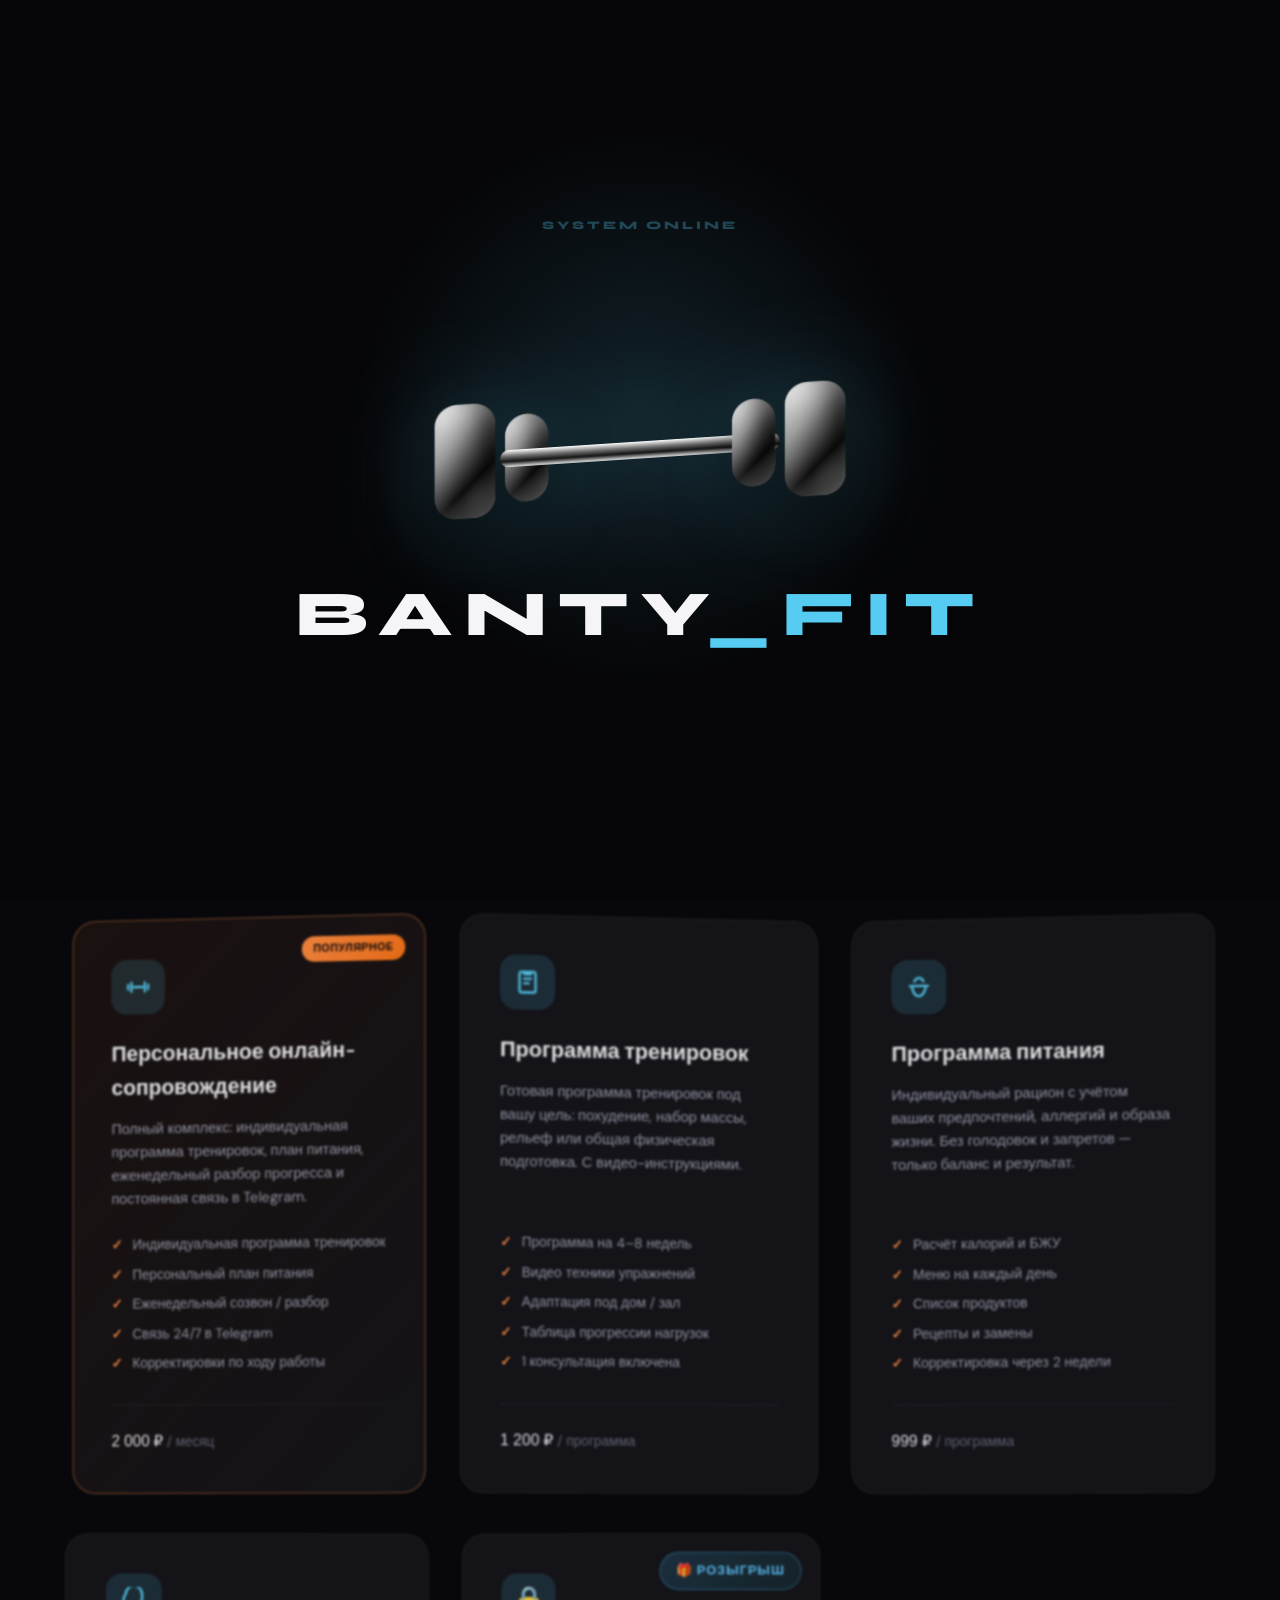
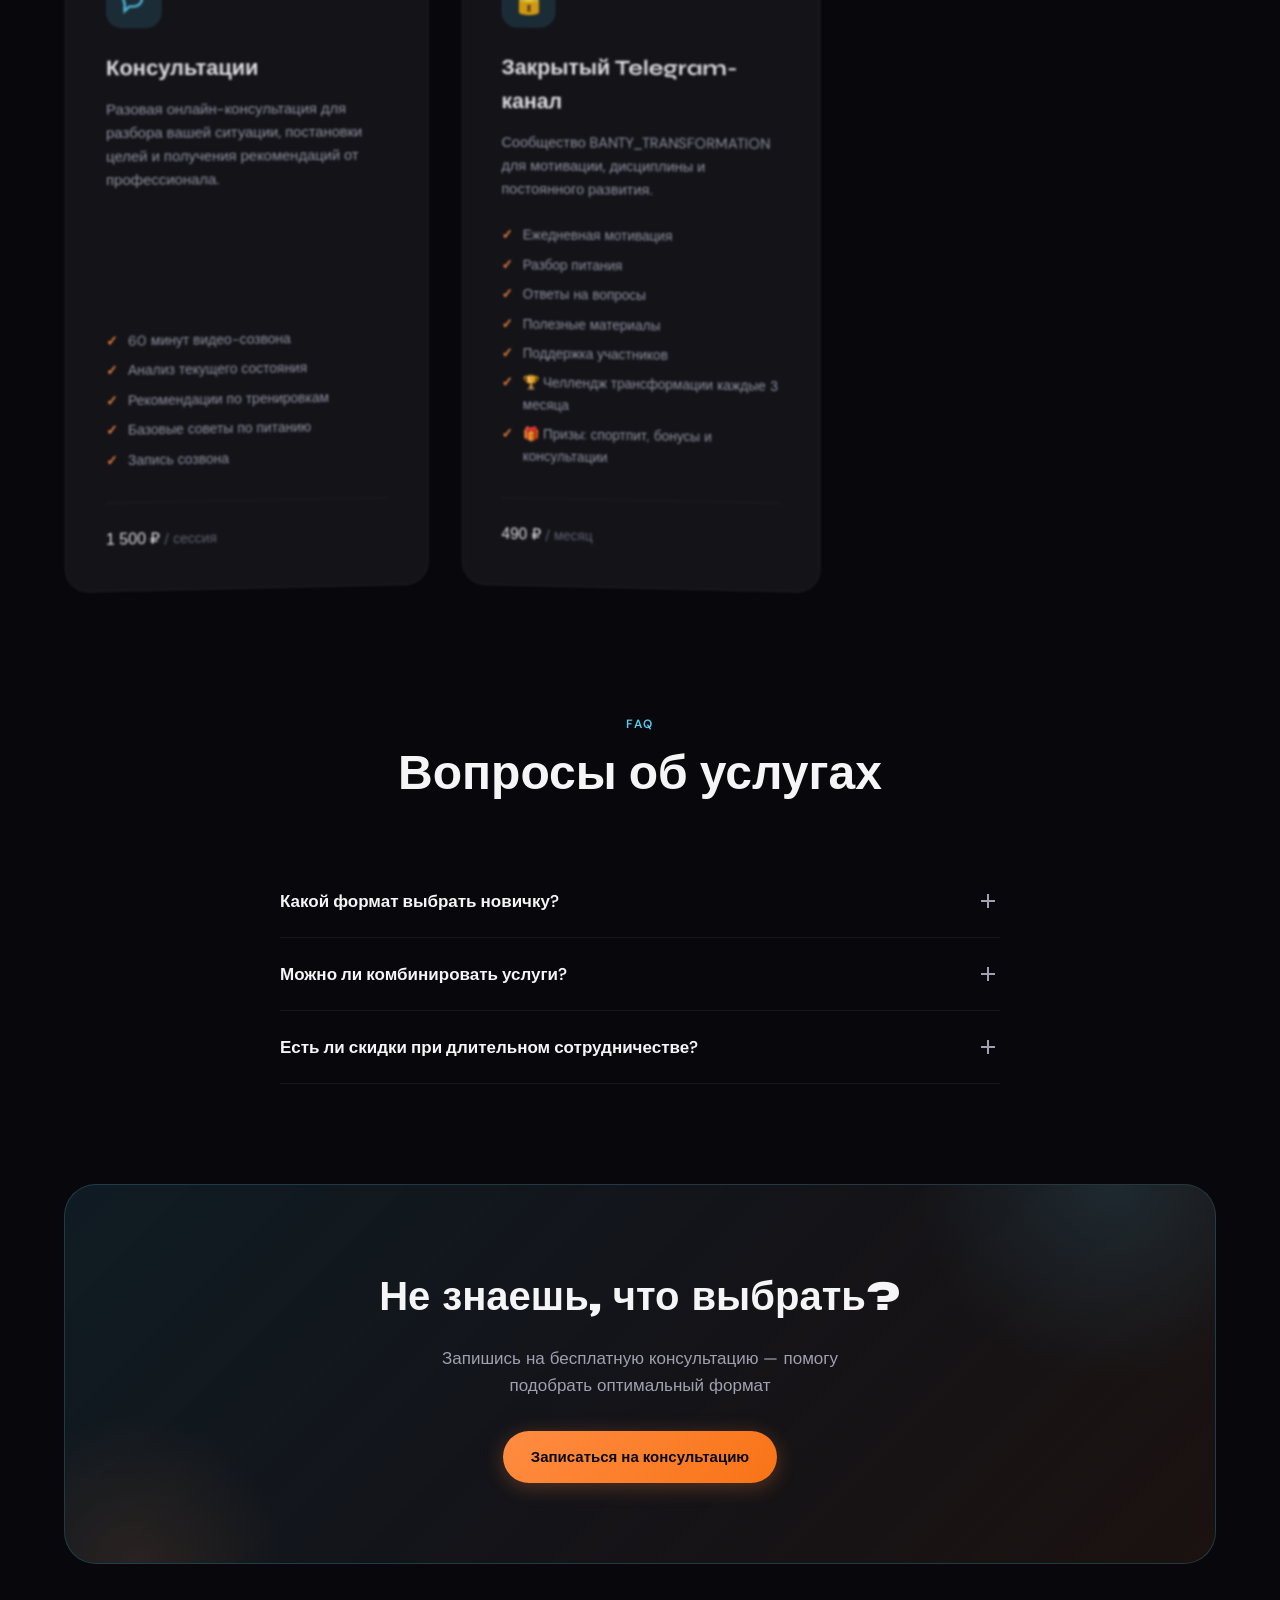
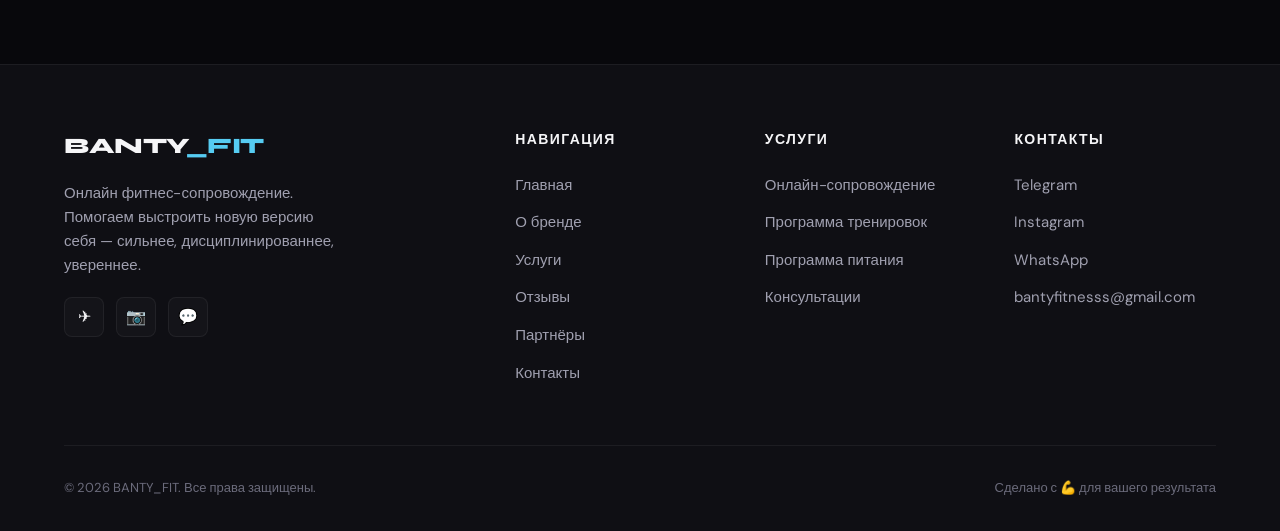
<file: services.html>
<!DOCTYPE html>
<html lang="ru">
<head>
  <!-- Google tag (gtag.js) -->
<script async src="https://www.googletagmanager.com/gtag/js?id=G-3M4V0GP872"></script>
<script>
  window.dataLayer = window.dataLayer || [];
  function gtag(){dataLayer.push(arguments);}
  gtag('js', new Date());

  gtag('config', 'G-3M4V0GP872');
</script>
  <meta charset="UTF-8">
  <link rel="icon" type="image/png" href="favicon.png">
  <meta name="viewport" content="width=device-width, initial-scale=1.0">
  <meta name="description" content="Услуги BANTY_FIT: персональное онлайн-сопровождение, программа тренировок, программа питания и консультации.">
  <title>Услуги — BANTY_FIT</title>
  <link rel="preconnect" href="https://fonts.googleapis.com">
  <link rel="preconnect" href="https://fonts.gstatic.com" crossorigin>
  <link href="https://fonts.googleapis.com/css2?family=DM+Sans:ital,opsz,wght@0,9..40,400;0,9..40,500;0,9..40,600;0,9..40,700;1,9..40,400&family=Syne:wght@600;700;800&display=swap" rel="stylesheet">
  <link rel="stylesheet" href="css/style.css">
  <!-- Yandex.Metrika counter -->
<script type="text/javascript">
  (function(m,e,t,r,i,k,a){
      m[i]=m[i]||function(){(m[i].a=m[i].a||[]).push(arguments)};
      m[i].l=1*new Date();
      for (var j = 0; j < document.scripts.length; j++) {if (document.scripts[j].src === r) { return; }}
      k=e.createElement(t),a=e.getElementsByTagName(t)[0],k.async=1,k.src=r,a.parentNode.insertBefore(k,a)
  })(window, document,'script','https://mc.yandex.ru/metrika/tag.js?id=110171998', 'ym');

  ym(110171998, 'init', {ssr:true, webvisor:true, clickmap:true, ecommerce:"dataLayer", referrer: document.referrer, url: location.href, accurateTrackBounce:true, trackLinks:true});
</script>
<noscript><div><img src="https://mc.yandex.ru/watch/110171998" style="position:absolute; left:-9999px;" alt="" /></div></noscript>
<!-- /Yandex.Metrika counter -->
</head>
<body>
  <div class="bf-loader">
    <div class="bf-loader__particles">
      <span></span><span></span><span></span><span></span><span></span>
      <span></span><span></span><span></span><span></span><span></span>
      <span></span><span></span><span></span><span></span><span></span>
    </div>
  
    <div class="bf-loader__dumbbell">
      <div class="bf-loader__plate left-big"></div>
      <div class="bf-loader__plate left-small"></div>
      <div class="bf-loader__bar"></div>
      <div class="bf-loader__plate right-small"></div>
      <div class="bf-loader__plate right-big"></div>
    </div>
  
    <div class="bf-loader__scan">SYSTEM ONLINE</div>
    <div class="bf-loader__logo">BANTY<span>_FIT</span></div>
  </div>
  <header class="header">
    <div class="container header__inner">
      <a href="index.html" class="logo">BANTY<span>_FIT</span></a>
      <nav class="nav">
        <a href="index.html" class="nav__link">Главная</a>
        <a href="about.html" class="nav__link">О бренде</a>
        <a href="services.html" class="nav__link">Услуги</a>
        <a href="reviews.html" class="nav__link">Отзывы</a>
        <a href="partners.html" class="nav__link">Партнёры</a>
        <a href="contacts.html" class="nav__link">Контакты</a>
      </nav>
      <div class="header__cta">
        <a href="contacts.html" class="btn btn-primary">Записаться</a>
        <button class="burger" aria-label="Меню">
          <span></span>
          <span></span>
          <span></span>
        </button>
      </div>
    </div>
  </header>

  <section class="page-hero">
    <div class="container">
      <span class="section-label">Услуги</span>
      <h1 class="section-title">Выбери формат,<br>который подходит тебе</h1>
      <p class="section-subtitle">Доступные форматы сопровождения — каждый заточен под твой результат</p>
    </div>
  </section>
  
  <div class="dumbbell-scene">
    <div class="dumbbell">
      <div class="plate plate-left plate-big"></div>
      <div class="plate plate-left plate-small"></div>
      <div class="bar"></div>
      <div class="plate plate-right plate-small"></div>
      <div class="plate plate-right plate-big"></div>
    </div>
    <div class="premium-stats">

      <div class="premium-stat">
        <div class="premium-stat-number" data-count="150" data-suffix="+">
          0
        </div>
        <div class="premium-stat-label">
          КЛИЕНТОВ
        </div>
      </div>
    
      <div class="premium-stat">
        <div class="premium-stat-number" data-count="95" data-suffix="%">
          0
        </div>
        <div class="premium-stat-label">
          ДОСТИГАЮТ ЦЕЛИ
        </div>
      </div>
    
      <div class="premium-stat">
        <div class="premium-stat-number" data-count="3" data-suffix="+">
          0
        </div>
        <div class="premium-stat-label">
          ГОДА ОПЫТА
        </div>
      </div>
    
    </div>
    <div class="dumbbell-label">
      BUILT FOR DISCIPLINE
    </div>
  </div>
  
  <section class="section">
    <div class="container">
      <div class="services-grid">
  
        <div class="service-card featured reveal">
          <span class="service-card__badge">Популярное</span>
          <div class="service-card__icon">
            <svg viewBox="0 0 24 24" fill="none">
              <path d="M6 8v8M18 8v8M3 10v4M21 10v4M8 12h8" stroke="currentColor" stroke-width="2" stroke-linecap="round"/>
            </svg>
          </div>
          <h3 class="service-card__title">Персональное онлайн-сопровождение</h3>
          <p class="service-card__desc">
            Полный комплекс: индивидуальная программа тренировок, план питания, еженедельный разбор 
            прогресса и постоянная связь в Telegram.
          </p>
          <ul class="service-card__features">
            <li>Индивидуальная программа тренировок</li>
            <li>Персональный план питания</li>
            <li>Еженедельный созвон / разбор</li>
            <li>Связь 24/7 в Telegram</li>
            <li>Корректировки по ходу работы</li>
          </ul>
          <div class="service-card__price">
            <span class="service-card__price-value">2 000 ₽</span>
            <span class="service-card__price-period">/ месяц</span>
          </div>
        </div>
  
        <div class="service-card reveal reveal-delay-1">
          <div class="service-card__icon">
            <svg viewBox="0 0 24 24" fill="none">
              <path d="M9 5h6M9 9h6M9 13h4M7 3h10a2 2 0 0 1 2 2v14a2 2 0 0 1-2 2H7a2 2 0 0 1-2-2V5a2 2 0 0 1 2-2Z" stroke="currentColor" stroke-width="2" stroke-linecap="round"/>
            </svg>
          </div>
          <h3 class="service-card__title">Программа тренировок</h3>
          <p class="service-card__desc">
            Готовая программа тренировок под вашу цель: похудение, набор массы, рельеф или 
            общая физическая подготовка. С видео-инструкциями.
          </p>
          <ul class="service-card__features">
            <li>Программа на 4–8 недель</li>
            <li>Видео техники упражнений</li>
            <li>Адаптация под дом / зал</li>
            <li>Таблица прогрессии нагрузок</li>
            <li>1 консультация включена</li>
          </ul>
          <div class="service-card__price">
            <span class="service-card__price-value">1 200 ₽</span>
            <span class="service-card__price-period">/ программа</span>
          </div>
        </div>
  
        <div class="service-card reveal reveal-delay-2">
          <div class="service-card__icon">
            <svg viewBox="0 0 24 24" fill="none">
              <path d="M4 11h16M6 11c0 5 3 9 6 9s6-4 6-9M8 7c1-2 3-3 4-3s3 1 4 3" stroke="currentColor" stroke-width="2" stroke-linecap="round"/>
            </svg>
          </div>
          <h3 class="service-card__title">Программа питания</h3>
          <p class="service-card__desc">
            Индивидуальный рацион с учётом ваших предпочтений, аллергий и образа жизни. 
            Без голодовок и запретов — только баланс и результат.
          </p>
          <ul class="service-card__features">
            <li>Расчёт калорий и БЖУ</li>
            <li>Меню на каждый день</li>
            <li>Список продуктов</li>
            <li>Рецепты и замены</li>
            <li>Корректировка через 2 недели</li>
          </ul>
          <div class="service-card__price">
            <span class="service-card__price-value">999 ₽</span>
            <span class="service-card__price-period">/ программа</span>
          </div>
        </div>
  
        <div class="service-card reveal reveal-delay-1">
          <div class="service-card__icon">
            <svg viewBox="0 0 24 24" fill="none">
              <path d="M5 6a7 7 0 0 1 14 0v4a7 7 0 0 1-7 7H8l-4 4v-7a7 7 0 0 1 1-8Z" stroke="currentColor" stroke-width="2" stroke-linecap="round"/>
            </svg>
          </div>
          <h3 class="service-card__title">Консультации</h3>
          <p class="service-card__desc">
            Разовая онлайн-консультация для разбора вашей ситуации, постановки целей и получения 
            рекомендаций от профессионала.
          </p>
          <ul class="service-card__features">
            <li>60 минут видео-созвона</li>
            <li>Анализ текущего состояния</li>
            <li>Рекомендации по тренировкам</li>
            <li>Базовые советы по питанию</li>
            <li>Запись созвона</li>
          </ul>
          <div class="service-card__price">
            <span class="service-card__price-value">1 500 ₽</span>
            <span class="service-card__price-period">/ сессия</span>
          </div>
        </div>
        <div class="service-card service-card--giveaway reveal">
          <div class="giveaway-badge">
            🎁 РОЗЫГРЫШ
          </div>

          <div class="service-card__icon">
            🔒
          </div>
        
          <h3 class="service-card__title">
            Закрытый Telegram-канал
          </h3>
        
          <p class="service-card__desc">
            Сообщество BANTY_TRANSFORMATION для мотивации, дисциплины и постоянного развития.
          </p>
        
          <ul class="service-card__features">
            <li>Ежедневная мотивация</li>
            <li>Разбор питания</li>
            <li>Ответы на вопросы</li>
            <li>Полезные материалы</li>
            <li>Поддержка участников</li>
            <li>🏆 Челлендж трансформации каждые 3 месяца</li>
            <li>🎁 Призы: спортпит, бонусы и консультации</li>
          </ul>
        
          <div class="service-card__price">
            <span class="service-card__price-value">490 ₽</span>
            <span class="service-card__price-period">/ месяц</span>
          </div>
        </div>
      </div>
    </div>
  </section>
    <div class="container">
      <div class="section__header">
        <span class="section-label">FAQ</span>
        <h2 class="section-title">Вопросы об услугах</h2>
      </div>
      <div class="faq-list">
        <div class="faq-item">
          <button class="faq-item__question">
            Какой формат выбрать новичку?
            <span class="faq-item__icon"></span>
          </button>
          <div class="faq-item__answer">
            <p>Рекомендую начать с персонального онлайн-сопровождения — это оптимальный баланс поддержки и стоимости. Если бюджет ограничен, начните с консультации.</p>
          </div>
        </div>
        <div class="faq-item">
          <button class="faq-item__question">
            Можно ли комбинировать услуги?
            <span class="faq-item__icon"></span>
          </button>
          <div class="faq-item__answer">
            <p>Да, услуги можно комбинировать. Например, программа тренировок + отдельный план питания. На консультации подберём оптимальный вариант.</p>
          </div>
        </div>
        <div class="faq-item">
          <button class="faq-item__question">
            Есть ли скидки при длительном сотрудничестве?
            <span class="faq-item__icon"></span>
          </button>
          <div class="faq-item__answer">
            <p>Да, при оплате онлайн-сопровождения от 3 месяцев действует скидка 10%.</p>
          </div>
        </div>
      </div>
    </div>
  </section>

  <section class="section">
    <div class="container">
      <div class="cta-banner">
        <h2 class="cta-banner__title">Не знаешь, что выбрать?</h2>
        <p class="cta-banner__text">Запишись на бесплатную консультацию — помогу подобрать оптимальный формат</p>
        <a href="contacts.html" class="btn btn-primary">Записаться на консультацию</a>
      </div>
    </div>
  </section>

  <footer class="footer">
    <div class="container">
      <div class="footer__grid">
        <div class="footer__brand">
          <a href="index.html" class="logo">BANTY<span>_FIT</span></a>
          <p>Онлайн фитнес-сопровождение. Помогаем выстроить новую версию себя — сильнее, дисциплинированнее, увереннее.</p>
          <div class="footer__social">
            <a href="https://t.me/fitnesssmentor" target="_blank" rel="noopener" aria-label="Telegram">✈</a>
            <a href="https://www.instagram.com/bbanty_26/" target="_blank" rel="noopener" aria-label="Instagram">📷</a>
            <a href="https://wa.me/message/EIPKB7M7SUS6I1" target="_blank" rel="noopener" aria-label="WhatsApp">💬</a>
          </div>
        </div>
        <div>
          <h4 class="footer__heading">Навигация</h4>
          <ul class="footer__links">
            <li><a href="index.html">Главная</a></li>
            <li><a href="about.html">О бренде</a></li>
            <li><a href="services.html">Услуги</a></li>
            <li><a href="reviews.html">Отзывы</a></li>
            <li><a href="partners.html">Партнёры</a></li>
            <li><a href="contacts.html">Контакты</a></li>
          </ul>
        </div>
        <div>
          <h4 class="footer__heading">Услуги</h4>
          <ul class="footer__links">
            <li><a href="services.html">Онлайн-сопровождение</a></li>
            <li><a href="services.html">Программа тренировок</a></li>
            <li><a href="services.html">Программа питания</a></li>
            <li><a href="services.html">Консультации</a></li>
          </ul>
        </div>
        <div>
          <h4 class="footer__heading">Контакты</h4>
          <ul class="footer__links">
            <li><a href="https://t.me/fitnesssmentor" target="_blank">Telegram</a></li>
            <li><a href="https://www.instagram.com/bbanty_26/" target="_blank">Instagram</a></li>
            <li><a href="https://wa.me/message/EIPKB7M7SUS6I1" target="_blank">WhatsApp</a></li>
            <li><a href="mailto:bantyfitnesss@gmail.com">bantyfitnesss@gmail.com</a></li>
          </ul>
        </div>
      </div>
      <div class="footer__bottom">
        <span>&copy; 2026 BANTY_FIT. Все права защищены.</span>
        <span>Сделано с 💪 для вашего результата</span>
      </div>
    </div>
  </footer>

  <script src="js/main.js"></script>
</body>
</html>
</file>
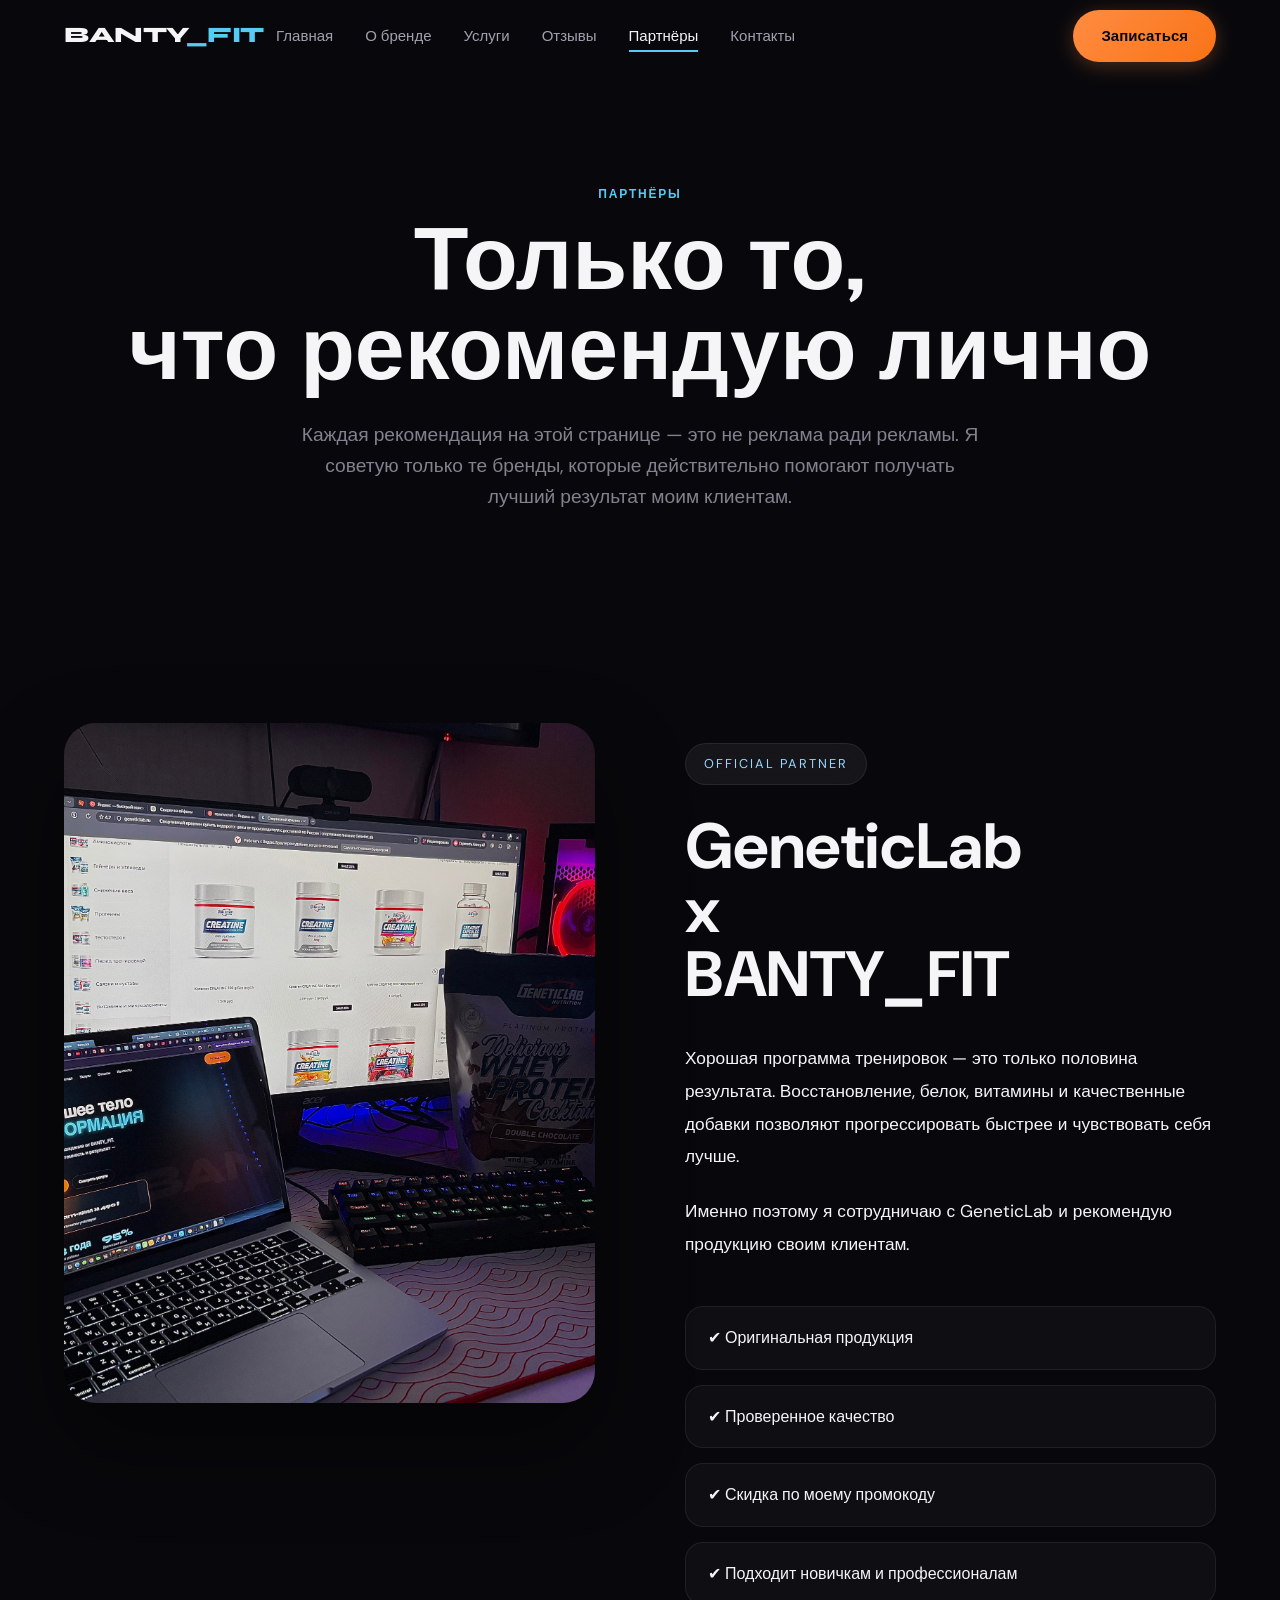
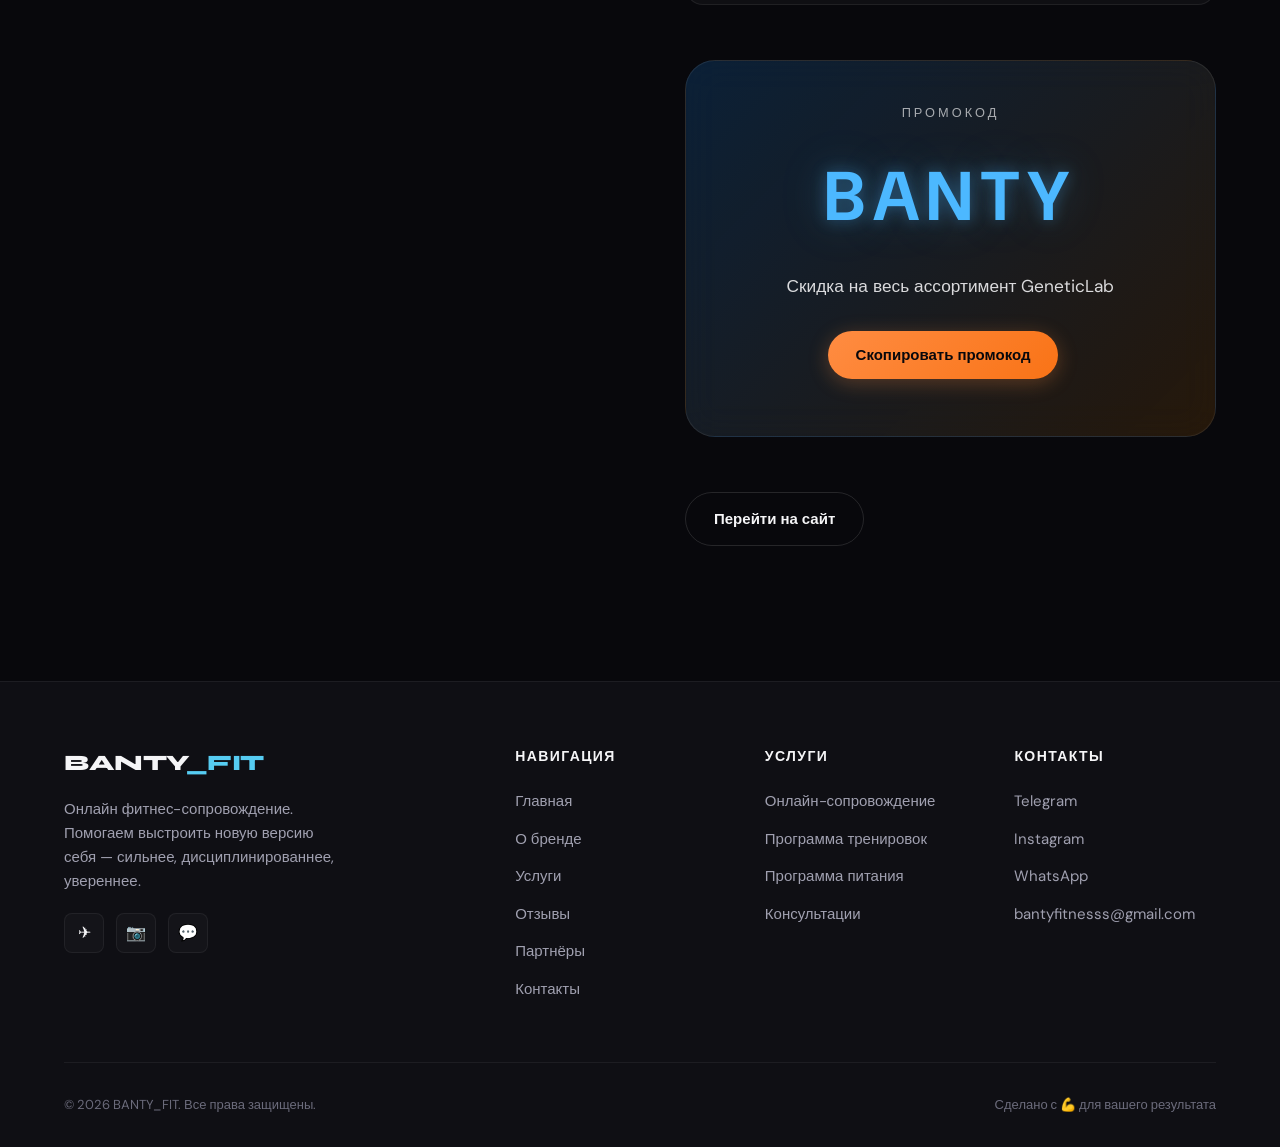
<file: my first site/partners.html>
<!DOCTYPE html>
<html lang="ru">
<head>
  <!-- Google tag (gtag.js) -->
<script async src="https://www.googletagmanager.com/gtag/js?id=G-3M4V0GP872"></script>
<script>
  window.dataLayer = window.dataLayer || [];
  function gtag(){dataLayer.push(arguments);}
  gtag('js', new Date());

  gtag('config', 'G-3M4V0GP872');
</script>
  <meta charset="UTF-8">
  <link rel="icon" type="image/png" href="favicon.png">
  <meta name="viewport" content="width=device-width, initial-scale=1.0">
  <meta name="description" content="Партнёры BANTY_FIT — бренды и продукты, которые помогают достигать лучших результатов.">
  <title>BANTY_FIT — Партнёры</title>
  <link rel="preconnect" href="https://fonts.googleapis.com">
  <link rel="preconnect" href="https://fonts.gstatic.com" crossorigin>
  <link href="https://fonts.googleapis.com/css2?family=DM+Sans:ital,opsz,wght@0,9..40,400;0,9..40,500;0,9..40,600;0,9..40,700;1,9..40,400&family=Syne:wght@600;700;800&display=swap" rel="stylesheet">
  <link rel="stylesheet" href="css/style.css">
  <link
rel="stylesheet"
href="https://cdn.jsdelivr.net/npm/swiper@11/swiper-bundle.min.css">
  <!-- Yandex.Metrika counter -->
<script type="text/javascript">
  (function(m,e,t,r,i,k,a){
      m[i]=m[i]||function(){(m[i].a=m[i].a||[]).push(arguments)};
      m[i].l=1*new Date();
      for (var j = 0; j < document.scripts.length; j++) {if (document.scripts[j].src === r) { return; }}
      k=e.createElement(t),a=e.getElementsByTagName(t)[0],k.async=1,k.src=r,a.parentNode.insertBefore(k,a)
  })(window, document,'script','https://mc.yandex.ru/metrika/tag.js?id=110171998', 'ym');

  ym(110171998, 'init', {ssr:true, webvisor:true, clickmap:true, ecommerce:"dataLayer", referrer: document.referrer, url: location.href, accurateTrackBounce:true, trackLinks:true});
</script>
<noscript><div><img src="https://mc.yandex.ru/watch/110171998" style="position:absolute; left:-9999px;" alt="" /></div></noscript>
<!-- /Yandex.Metrika counter -->
</head>
<body>

  <header class="header">
    <div class="container header__inner">
      <a href="index.html" class="logo">BANTY<span>_FIT</span></a>
      <nav class="nav">
        <a href="index.html" class="nav__link">Главная</a>
        <a href="about.html" class="nav__link">О бренде</a>
        <a href="services.html" class="nav__link">Услуги</a>
        <a href="reviews.html" class="nav__link">Отзывы</a>
<a href="partners.html" class="nav__link">Партнёры</a>
<a href="contacts.html" class="nav__link">Контакты</a>
      </nav>
      <div class="header__cta">
        <a href="contacts.html" class="btn btn-primary">Записаться</a>
        <button class="burger" aria-label="Меню">
          <span></span>
          <span></span>
          <span></span>
        </button>
      </div>
    </div>
</header>
<!-- Partners Hero -->
<section class="partners-hero">
    <div class="container">
  
      <span class="section-label">
        Партнёры
      </span>
  
      <h1 class="section-title">
        Только то,<br>
        что рекомендую лично
      </h1>
  
      <p class="section-subtitle">
        Каждая рекомендация на этой странице — это не реклама ради рекламы.
        Я советую только те бренды, которые действительно помогают получать
        лучший результат моим клиентам.
      </p>
  
    </div>
  </section>
  
  <section class="partner-showcase" id="partners">

    <div class="container">

        <div class="partner-grid">

            <!-- LEFT -->

            <!-- Desktop: Apple-style scroll gallery -->
            <div class="partner-gallery partner-gallery--desktop">
                <img src="assets/images/partners/geneticlab-1.jpg" alt="GeneticLab" class="partner-image active">
                <img src="assets/images/partners/geneticlab-2.jpg" alt="GeneticLab" class="partner-image">
                <img src="assets/images/partners/geneticlab-3.jpg" alt="GeneticLab" class="partner-image">
                <img src="assets/images/partners/geneticlab-4.jpg" alt="GeneticLab" class="partner-image">
                <img src="assets/images/partners/geneticlab-5.jpg" alt="GeneticLab" class="partner-image">
                <img src="assets/images/partners/geneticlab-6.jpg" alt="GeneticLab" class="partner-image">
            </div>

            <!-- Mobile: Swiper fade gallery -->
            <div class="partner-gallery partner-gallery--mobile">
                <div class="swiper partner-swiper">
                    <div class="swiper-wrapper">
                        <div class="swiper-slide">
                            <img src="assets/images/partners/geneticlab-1.jpg" alt="GeneticLab">
                        </div>
                        <div class="swiper-slide">
                            <img src="assets/images/partners/geneticlab-2.jpg" alt="GeneticLab">
                        </div>
                        <div class="swiper-slide">
                            <img src="assets/images/partners/geneticlab-3.jpg" alt="GeneticLab">
                        </div>
                        <div class="swiper-slide">
                            <img src="assets/images/partners/geneticlab-4.jpg" alt="GeneticLab">
                        </div>
                        <div class="swiper-slide">
                            <img src="assets/images/partners/geneticlab-5.jpg" alt="GeneticLab">
                        </div>
                        <div class="swiper-slide">
                            <img src="assets/images/partners/geneticlab-6.jpg" alt="GeneticLab">
                        </div>
                    </div>
                    <div class="swiper-pagination partner-swiper-pagination"></div>
                </div>
            </div>


            <!-- RIGHT -->

            <div class="partner-info">

                <span class="partner-badge">

                    OFFICIAL PARTNER

                </span>

                <h2>

                    GeneticLab

                    <br>

                    x

                    <br>

                    BANTY_FIT

                </h2>

                <p>

                    Хорошая программа тренировок — это только половина результата.

                    Восстановление, белок, витамины и качественные добавки позволяют

                    прогрессировать быстрее и чувствовать себя лучше.

                </p>

                <p>

                    Именно поэтому я сотрудничаю с GeneticLab

                    и рекомендую продукцию своим клиентам.

                </p>


                <div class="partner-benefits">

                    <div>✔ Оригинальная продукция</div>

                    <div>✔ Проверенное качество</div>

                    <div>✔ Скидка по моему промокоду</div>

                    <div>✔ Подходит новичкам и профессионалам</div>

                </div>


                <div class="promo-card">

                    <span>

                        ПРОМОКОД

                    </span>

                    <h3 id="promoText">

                        BANTY

                    </h3>

                    <p>

                        Скидка на весь ассортимент GeneticLab

                    </p>

                    <button
                        id="copyPromo"
                        class="btn btn-primary">

                        Скопировать промокод

                    </button>

                </div>


                <a

                    href="https://geneticlab.ru"

                    target="_blank"

                    class="btn btn-outline">

                    Перейти на сайт

                </a>

            </div>

        </div>

    </div>

</section>


<footer class="footer">
    <div class="container">
      <div class="footer__grid">
        <div class="footer__brand">
          <a href="index.html" class="logo">BANTY<span>_FIT</span></a>
          <p>Онлайн фитнес-сопровождение. Помогаем выстроить новую версию себя — сильнее, дисциплинированнее, увереннее.</p>
          <div class="footer__social">
            <a href="https://t.me/fitnesssmentor" target="_blank" rel="noopener" aria-label="Telegram">✈</a>
            <a href="https://www.instagram.com/bbanty_26/" target="_blank" rel="noopener" aria-label="Instagram">📷</a>
            <a href="https://wa.me/message/EIPKB7M7SUS6I1" target="_blank" rel="noopener" aria-label="WhatsApp">💬</a>
          </div>
        </div>
        <div>
          <h4 class="footer__heading">Навигация</h4>
          <ul class="footer__links">
            <li><a href="index.html">Главная</a></li>
            <li><a href="about.html">О бренде</a></li>
            <li><a href="services.html">Услуги</a></li>
            <li><a href="reviews.html">Отзывы</a></li>
<li><a href="partners.html">Партнёры</a></li>
<li><a href="contacts.html">Контакты</a></li>
          </ul>
        </div>
        <div>
          <h4 class="footer__heading">Услуги</h4>
          <ul class="footer__links">
            <li><a href="services.html">Онлайн-сопровождение</a></li>
            <li><a href="services.html">Программа тренировок</a></li>
            <li><a href="services.html">Программа питания</a></li>
            <li><a href="services.html">Консультации</a></li>
          </ul>
        </div>
        <div>
          <h4 class="footer__heading">Контакты</h4>
          <ul class="footer__links">
            <li><a href="https://t.me/fitnesssmentor" target="_blank">Telegram</a></li>
            <li><a href="https://www.instagram.com/bbanty_26/" target="_blank">Instagram</a></li>
            <li><a href="https://wa.me/message/EIPKB7M7SUS6I1" target="_blank">WhatsApp</a></li>
            <li><a href="mailto:bantyfitnesss@gmail.com">bantyfitnesss@gmail.com</a></li>
          </ul>
        </div>
      </div>
      <div class="footer__bottom">
        <span>&copy; 2026 BANTY_FIT. Все права защищены.</span>
        <span>Сделано с 💪 для вашего результата</span>
      </div>
    </div>
  </footer>
  <script src="https://cdn.jsdelivr.net/npm/swiper@11/swiper-bundle.min.js"></script>
  <script src="js/main.js"></script>
</body>
</html>
</file>
<file: css/style.css>
/* ============================================
   BANTY_FIT — Premium Fitness Website
   ============================================ */

:root {
  --bg-primary: #08080c;
  --bg-secondary: #0f0f14;
  --bg-card: #141419;
  --bg-card-hover: #1a1a22;
  --text-primary: #f5f5f7;
  --text-secondary: #a0a0b0;
  --text-muted: #6b6b7b;
  --accent: #56CCF2;
  --accent-dim: rgba(86, 204, 242, 0.15);
  --accent-glow: rgba(86, 204, 242, 0.35);
  --accent-secondary: #FF8C42;
  --accent-secondary-dim: rgba(255, 140, 66, 0.15);
  --accent-secondary-glow: rgba(255, 140, 66, 0.4);
  --gradient-accent: linear-gradient(135deg, #56CCF2 0%, #38bdf8 100%);
  --gradient-secondary: linear-gradient(135deg, #FF8C42 0%, #f97316 100%);
  --gradient-dark: linear-gradient(180deg, #08080c 0%, #0f0f14 100%);
  --border: rgba(255, 255, 255, 0.06);
  --border-hover: rgba(255, 255, 255, 0.12);
  --radius-sm: 8px;
  --radius-md: 16px;
  --radius-lg: 24px;
  --radius-xl: 32px;
  --shadow: 0 4px 24px rgba(0, 0, 0, 0.4);
  --shadow-glow: 0 0 40px rgba(86, 204, 242, 0.15);
  --shadow-glow-secondary: 0 0 40px rgba(255, 140, 66, 0.2);
  --font-heading: 'Syne', sans-serif;
  --font-body: 'DM Sans', sans-serif;
  --transition: 0.3s cubic-bezier(0.4, 0, 0.2, 1);
  --ease-smooth: cubic-bezier(0.16, 1, 0.3, 1);
  --ease-soft: cubic-bezier(0.22, 1, 0.36, 1);
  --duration-fast: 0.35s;
  --duration-mid: 0.65s;
  --duration-slow: 0.9s;
  --header-height: 72px;
}

*, *::before, *::after {
  box-sizing: border-box;
  margin: 0;
  padding: 0;
}

html {
  scroll-behavior: smooth;
  font-size: 16px;
}

body {
  font-family: var(--font-body);
  background: var(--bg-primary);
  color: var(--text-primary);
  line-height: 1.6;
  overflow-x: hidden;
  -webkit-font-smoothing: antialiased;
}

img {
  max-width: 100%;
  display: block;
}

a {
  color: inherit;
  text-decoration: none;
}

ul {
  list-style: none;
}

.container {
  width: 100%;
  max-width: 1200px;
  margin: 0 auto;
  padding: 0 24px;
}

/* ---- Typography ---- */
.section-label {
  display: inline-block;
  font-size: 0.75rem;
  font-weight: 600;
  letter-spacing: 0.15em;
  text-transform: uppercase;
  color: var(--accent);
  margin-bottom: 12px;
}

.section-title {
  font-family: var(--font-heading);
  font-size: clamp(2rem, 5vw, 3rem);
  font-weight: 700;
  line-height: 1.15;
  margin-bottom: 16px;
}

.section-subtitle {
  font-size: 1.125rem;
  color: var(--text-secondary);
  max-width: 560px;
}

/* ---- Buttons ---- */
.btn {
  display: inline-flex;
  align-items: center;
  justify-content: center;
  gap: 8px;
  padding: 14px 28px;
  font-family: var(--font-body);
  font-size: 0.9375rem;
  font-weight: 600;
  border-radius: 100px;
  border: none;
  cursor: pointer;
  transition:
    transform var(--duration-mid) var(--ease-smooth),
    box-shadow var(--duration-mid) var(--ease-smooth),
    background var(--duration-fast) ease,
    border-color var(--duration-fast) ease,
    color var(--duration-fast) ease;
  white-space: nowrap;
  position: relative;
  overflow: hidden;
}

.btn::after {
  content: '';
  position: absolute;
  inset: 0;
  background: linear-gradient(120deg, transparent 30%, rgba(255, 255, 255, 0.18) 50%, transparent 70%);
  transform: translateX(-120%);
  transition: transform 0.7s var(--ease-smooth);
  pointer-events: none;
}

.btn:hover::after {
  transform: translateX(120%);
}

.btn-primary {
  background: var(--gradient-secondary);
  color: #08080c;
  box-shadow: 0 4px 20px rgba(255, 140, 66, 0.28);
}

.btn-primary:hover {
  transform: translateY(-3px) scale(1.02);
  box-shadow: 0 10px 32px rgba(255, 140, 66, 0.42);
}

.btn-primary:active {
  transform: translateY(-1px) scale(0.99);
}

.btn-outline {
  background: transparent;
  color: var(--text-primary);
  border: 1px solid var(--border-hover);
}

.btn-outline:hover {
  border-color: var(--accent-secondary);
  color: var(--accent-secondary);
  background: var(--accent-secondary-dim);
  transform: translateY(-2px);
}

.btn-outline:active {
  transform: translateY(0);
}

.btn-ghost {
  background: rgba(255, 255, 255, 0.05);
  color: var(--text-primary);
  border: 1px solid var(--border);
}

.btn-ghost:hover {
  background: rgba(255, 255, 255, 0.1);
  border-color: var(--border-hover);
}

/* ---- Header ---- */
.header {
  position: fixed;
  top: 0;
  left: 0;
  right: 0;
  z-index: 1000;
  height: var(--header-height);
  transition: var(--transition);
}

.header.scrolled {
  background: rgba(8, 8, 12, 0.85);
  backdrop-filter: blur(20px);
  border-bottom: 1px solid var(--border);
}

.header__inner {
  display: flex;
  align-items: center;
  justify-content: flex-start;
  gap: 12px;
  height: 100%;
}
.header__cta {
  margin-left: auto;
}

.logo {
  font-family: var(--font-heading);
  font-size: 1.375rem;
  font-weight: 800;
  letter-spacing: -0.02em;
}

.logo span {
  color: var(--accent);
}

.nav {
  display: flex;
  align-items: center;
  gap: 32px;
}

.nav__link {
  font-size: 0.9375rem;
  font-weight: 500;
  color: var(--text-secondary);
  transition: var(--transition);
  position: relative;
}

.nav__link::after {
  content: '';
  position: absolute;
  bottom: -4px;
  left: 0;
  width: 0;
  height: 2px;
  background: var(--accent);
  transition: var(--transition);
}

.nav__link:hover,
.nav__link.active {
  color: var(--text-primary);
}

.nav__link:hover::after,
.nav__link.active::after {
  width: 100%;
}

.header__cta {
  display: flex;
  align-items: center;
  gap: 16px;
}

.burger {
  display: none;
  flex-direction: column;
  gap: 5px;
  background: none;
  border: none;
  cursor: pointer;
  padding: 8px;
}

.burger span {
  display: block;
  width: 24px;
  height: 2px;
  background: var(--text-primary);
  transition: var(--transition);
  border-radius: 2px;
}

.burger.active span:nth-child(1) {
  transform: rotate(45deg) translate(5px, 5px);
}

.burger.active span:nth-child(2) {
  opacity: 0;
}

.burger.active span:nth-child(3) {
  transform: rotate(-45deg) translate(5px, -5px);
}

/* ---- Hero ---- */
.hero {
  min-height: 100vh;
  display: flex;
  align-items: center;
  position: relative;
  padding-top: var(--header-height);
  overflow: hidden;
}

.hero__bg {
    position:absolute;
    inset:0;
    overflow:hidden;
    background:
    radial-gradient(circle at 20% 20%, rgba(86,204,242,.18), transparent 35%),
    radial-gradient(circle at 80% 70%, rgba(255,140,66,.15), transparent 35%),
    linear-gradient(180deg,#050507,#0b0b12);
  }

.hero__glow {
  position: absolute;
  width: 600px;
  height: 600px;
  border-radius: 50%;
  background: radial-gradient(circle, var(--accent-glow) 0%, transparent 70%);
  top: -200px;
  right: -200px;
  z-index: -1;
  animation: pulse-glow 14s var(--ease-soft) infinite;
}

.hero__glow--left {
  top: auto;
  bottom: -300px;
  left: -200px;
  right: auto;
  width: 500px;
  height: 500px;
  animation-delay: -4s;
}

@keyframes pulse-glow {
  0%, 100% { opacity: 0.35; transform: scale(1); }
  50% { opacity: 0.55; transform: scale(1.06); }
}

.hero__grid {
  position: absolute;
  inset: 0;
  background-image:
    linear-gradient(rgba(255,255,255,0.02) 1px, transparent 1px),
    linear-gradient(90deg, rgba(255,255,255,0.02) 1px, transparent 1px);
  background-size: 60px 60px;
  z-index: -1;
  mask-image: radial-gradient(ellipse at center, black 30%, transparent 80%);
}

.hero__content {
  max-width: 720px;
}

.hero__content > * {
  opacity: 0;
  animation: hero-enter var(--duration-slow) var(--ease-smooth) forwards;
}

.hero__badge { animation-delay: 0.08s; }
.hero__title { animation-delay: 0.2s; }
.hero__subtitle { animation-delay: 0.34s; }
.hero__actions { animation-delay: 0.48s; }
.hero__stats { animation-delay: 0.62s; }

@keyframes hero-enter {
  from {
    opacity: 0;
    transform: translateY(28px);
    filter: blur(6px);
  }
  to {
    opacity: 1;
    transform: translateY(0);
    filter: blur(0);
  }
}

.hero__title .highlight {
  #rotating-word{
    display:inline-block;
    min-width:260px;
    text-align:left;
  }
  display: inline-block;
  background: var(--gradient-accent);
  -webkit-background-clip: text;
  -webkit-text-fill-color: transparent;
  background-clip: text;
  animation: hero-highlight 1.1s var(--ease-smooth) 0.55s both;
}

.hero__badge {
  display: inline-flex;
  align-items: center;
  gap: 8px;
  padding: 8px 16px;
  background: var(--accent-dim);
  border: 1px solid rgba(86, 204, 242, 0.25);
  border-radius: 100px;
  font-size: 0.8125rem;
  font-weight: 500;
  color: var(--accent);
  margin-bottom: 24px;
}

.hero__badge-dot {
  width: 6px;
  height: 6px;
  background: var(--accent);
  border-radius: 50%;
  animation: blink 2s ease-in-out infinite;
}

@keyframes blink {
  0%, 100% { opacity: 1; }
  50% { opacity: 0.3; }
}

.hero__title {
  font-family: var(--font-heading);
  font-size: clamp(2.5rem, 7vw, 4.5rem);
  font-weight: 800;
  line-height: 1.05;
  letter-spacing: -0.03em;
  margin-bottom: 24px;
}

@keyframes hero-highlight {
  from {
    opacity: 0;
    transform: translateY(16px);
  }
  to {
    opacity: 1;
    transform: translateY(0);
  }
}

.hero__subtitle {
  font-size: clamp(1rem, 2vw, 1.25rem);
  color: var(--text-secondary);
  margin-bottom: 40px;
  max-width: 520px;
}

.hero__actions {
  display: flex;
  flex-wrap: wrap;
  gap: 16px;
  margin-bottom: 64px;
}

.hero__stats {
  display: flex;
  flex-wrap: wrap;
  gap: 48px;
}

.hero__stat-value {
  font-family: var(--font-heading);
  font-size: 2.5rem;
  font-weight: 800;
  color: var(--accent);
  line-height: 1;
}

.hero__stat-label {
  font-size: 0.875rem;
  color: var(--text-muted);
  margin-top: 4px;
}

/* ---- Page Hero (inner pages) ---- */
.page-hero {
  padding: calc(var(--header-height) + 80px) 0 80px;
  text-align: center;
  position: relative;
  overflow: hidden;
}

.page-hero::before {
  content: '';
  position: absolute;
  inset: 0;
  background: radial-gradient(ellipse at top, var(--accent-dim) 0%, transparent 60%);
  z-index: -1;
}

.page-hero .section-subtitle {
  margin: 0 auto;
}

/* ---- Sections ---- */
.section {
  padding: 100px 0;
}

.section--dark {
  background: var(--bg-secondary);
}

.section__header {
  text-align: center;
  margin-bottom: 64px;
}

.section__header .section-subtitle {
  margin: 0 auto;
}

/* ---- Benefits / Features ---- */
.benefits-grid {
  display: grid;
  grid-template-columns: repeat(auto-fit, minmax(280px, 1fr));
  gap: 24px;
}

.benefit-card {
  position: relative;
overflow: hidden;
  position: relative;
overflow: hidden;
  padding: 32px;
  background: var(--bg-card);
  border: 1px solid var(--border);
  border-radius: var(--radius-lg);
  transition: var(--transition);
  .benefit-card::before{
    content:"";
  
    position:absolute;
  
    width:300px;
    height:300px;
  
    left:var(--mouse-x);
    top:var(--mouse-y);
  
    transform:translate(-50%,-50%);
  
    background:radial-gradient(
      circle,
      rgba(86,204,242,.18),
      transparent 70%
    );
  
    opacity:0;
  
    transition:opacity .3s ease;
  
    pointer-events:none;
  }
}.benefit-card::before {
  content: "";
  position: absolute;
  width: 300px;
  height: 300px;
  background: radial-gradient(
    circle,
    rgba(86,204,242,.15),
    transparent 70%
  );
  top: var(--mouse-y, -999px);
  left: var(--mouse-x, -999px);
  transform: translate(-50%, -50%);
  pointer-events: none;
  opacity: 0;
  transition: opacity .3s ease;
}

.benefit-card:hover::before {
  opacity: 1;
}

.benefit-card:hover {
  border-color: var(--border-hover);
  background: var(--bg-card-hover);
  transform: translateY(-4px);
  box-shadow: var(--shadow);
}

.benefit-card__icon {
  width: 48px;
  height: 48px;
  display: flex;
  align-items: center;
  justify-content: center;
  background: var(--accent-dim);
  border-radius: var(--radius-md);
  font-size: 1.5rem;
  margin-bottom: 20px;
}

.benefit-card__title {
  font-family: var(--font-heading);
  font-size: 1.25rem;
  font-weight: 700;
  margin-bottom: 8px;
}

.benefit-card__text {
  color: var(--text-secondary);
  font-size: 0.9375rem;
}

/* ---- Stats Bar ---- */
.stats-bar {
  display: grid;
  grid-template-columns: repeat(4, 1fr);
  gap: 32px;
  padding: 48px;
  background: var(--bg-card);
  border: 1px solid var(--border);
  border-radius: var(--radius-xl);
}

.stat-item {
  text-align: center;
}

.stat-item__value {
  font-family: var(--font-heading);
  font-size: clamp(2rem, 4vw, 3rem);
  font-weight: 800;
  color: var(--accent);
  line-height: 1;
}

.stat-item__suffix {
  font-size: 0.6em;
}

.stat-item__label {
  font-size: 0.875rem;
  color: var(--text-muted);
  margin-top: 8px;
}

/* ---- About ---- */
.about-grid {
  display: grid;
  grid-template-columns: 1fr 1fr;
  gap: 64px;
  align-items: center;
}

.about-image {
  position: relative;
  aspect-ratio: 3/4;
  border-radius: var(--radius-xl);
  overflow: hidden;
  background: linear-gradient(135deg, #1a1a22 0%, #2a2a35 100%);
}

.about-image__placeholder {
  width: 100%;
  height: 100%;
  display: flex;
  align-items: center;
  justify-content: center;
  flex-direction: column;
  gap: 12px;
  color: var(--text-muted);
}

.about-image__placeholder svg {
  width: 64px;
  height: 64px;
  opacity: 0.4;
}

.about-image__frame {
  position: absolute;
  inset: -2px;
  border: 2px solid var(--accent);
  border-radius: var(--radius-xl);
  opacity: 0.3;
  transform: translate(12px, 12px);
  z-index: -1;
}

.about-content p {
  color: var(--text-secondary);
  margin-bottom: 16px;
  font-size: 1.0625rem;
}

.about-lead {
  font-size: clamp(1.375rem, 3vw, 1.75rem) !important;
  line-height: 1.35;
  color: var(--text-primary);
  margin-bottom: 24px !important;
}

.about-closing {
  font-size: 1.125rem;
  color: var(--text-primary);
  margin-top: 8px;
}

.about-closing strong {
  color: var(--accent-secondary);
}

.values-grid {
  display: grid;
  grid-template-columns: repeat(2, 1fr);
  gap: 16px;
  margin-top: 32px;
}

.value-item {
  display: flex;
  align-items: center;
  gap: 12px;
  padding: 16px 20px;
  background: var(--bg-card);
  border: 1px solid var(--border);
  border-radius: var(--radius-md);
  transition: var(--transition);
}

.value-item:hover {
  border-color: rgba(86, 204, 242, 0.35);
  background: var(--accent-dim);
}

.value-item__icon {
  font-size: 1.25rem;
}

.value-item__text {
  font-weight: 600;
  font-size: 0.9375rem;
}

/* ---- Services ---- */
.services-grid {
  display: grid;
  grid-template-columns: repeat(auto-fit, minmax(340px, 1fr));
  gap: 24px;
}

.service-card {
  padding: 40px;
  background: var(--bg-card);
  border: 1px solid var(--border);
  border-radius: var(--radius-lg);
  transition:
    transform var(--duration-mid) var(--ease-smooth),
    box-shadow var(--duration-mid) var(--ease-smooth),
    border-color var(--duration-fast) ease,
    background var(--duration-fast) ease;
  display: flex;
  flex-direction: column;
}

.service-card.reveal {
  opacity: 0;
  transform: translateY(36px);
  transition:
    opacity var(--duration-slow) var(--ease-smooth),
    transform var(--duration-slow) var(--ease-smooth),
    box-shadow var(--duration-mid) var(--ease-smooth),
    border-color var(--duration-fast) ease,
    background var(--duration-fast) ease;
}

.service-card.reveal.visible {
  opacity: 1;
  transform: translateY(0);
}

.service-card:hover {
  border-color: rgba(86, 204, 242, 0.35);
  box-shadow: var(--shadow-glow);
  transform: translateY(-6px);
}

.service-card.reveal.visible:hover {
  transform: translateY(-6px);
}

.service-card.featured {
  border-color: rgba(255, 140, 66, 0.45);
  background: linear-gradient(135deg, rgba(255, 140, 66, 0.08) 0%, var(--bg-card) 100%);
  position: relative;
}

.service-card__badge {
  position: absolute;
  top: 20px;
  right: 20px;
  padding: 4px 12px;
  background: var(--gradient-secondary);
  color: #08080c;
  font-size: 0.6875rem;
  font-weight: 700;
  text-transform: uppercase;
  letter-spacing: 0.05em;
  border-radius: 100px;
}

.service-card__icon {
  width: 56px;
  height: 56px;
  display: flex;
  align-items: center;
  justify-content: center;
  background: var(--accent-dim);
  border-radius: var(--radius-md);
  font-size: 1.75rem;
  margin-bottom: 24px;
}

.service-card__title {
  font-family: var(--font-heading);
  font-size: 1.375rem;
  font-weight: 700;
  margin-bottom: 12px;
}

.service-card__desc {
  color: var(--text-secondary);
  font-size: 0.9375rem;
  margin-bottom: 24px;
  flex-grow: 1;
}

.service-card__features {
  margin-bottom: 24px;
}

.service-card__features li {
  display: flex;
  align-items: flex-start;
  gap: 10px;
  font-size: 0.875rem;
  color: var(--text-secondary);
  margin-bottom: 8px;
}

.service-card__features li::before {
  content: '✓';
  color: var(--accent-secondary);
  font-weight: 700;
  flex-shrink: 0;
}

.service-card__price {
  display: flex;
  align-items: baseline;
  gap: 4px;
  padding-top: 24px;
  border-top: 1px solid var(--border);
}

.service-card__price-value{
  font-family: Inter, Arial, sans-serif;
}

.service-card__price-period {
  font-size: 0.875rem;
  color: var(--text-muted);
}

/* ---- Reviews ---- */
.reviews-grid {
  display: grid;
  grid-template-columns: repeat(auto-fit, minmax(340px, 1fr));
  gap: 24px;
}

.review-card {
  padding: 32px;
  background: var(--bg-card);
  border: 1px solid var(--border);
  border-radius: var(--radius-lg);
  transition:
    transform var(--duration-mid) var(--ease-smooth),
    box-shadow var(--duration-mid) var(--ease-smooth),
    border-color var(--duration-fast) ease;
  position: relative;
}

.review-card.reveal {
  opacity: 0;
  transform: translateY(36px);
  transition:
    opacity var(--duration-slow) var(--ease-smooth),
    transform var(--duration-slow) var(--ease-smooth),
    box-shadow var(--duration-mid) var(--ease-smooth),
    border-color var(--duration-fast) ease;
}

.review-card.reveal.visible{
  opacity:1;
  transform:translateY(0) scale(1);
}

.review-card.reveal{
  opacity:0;
  transform:translateY(80px) scale(.92);
}

.review-card:hover {
  border-color: var(--border-hover);
  transform: translateY(-5px);
  box-shadow: var(--shadow);
}

.review-card.reveal.visible:hover {
  transform: translateY(-5px);
}

.review-card__header {
  display: flex;
  align-items: center;
  gap: 16px;
  margin-bottom: 20px;
}

.review-card.featured {
  border-color: rgba(255, 140, 66, 0.45);
  background: linear-gradient(135deg, rgba(255, 140, 66, 0.08) 0%, var(--bg-card) 100%);
  position: relative;
}

.review-card__badge {
  position: absolute;
  top: 20px;
  right: 20px;
  padding: 4px 12px;
  background: var(--gradient-secondary);
  color: #08080c;
  font-size: 0.6875rem;
  font-weight: 700;
  text-transform: uppercase;
  letter-spacing: 0.05em;
  border-radius: 100px;
}

.review-card__avatar {
  width: 56px;
  height: 56px;
  border-radius: 50%;
  background: linear-gradient(135deg, #2a2a35, #3a3a48);
  display: flex;
  align-items: center;
  justify-content: center;
  font-family: var(--font-heading);
  font-weight: 700;
  font-size: 1.125rem;
  color: var(--accent);
  flex-shrink: 0;
  overflow: hidden;
}

.review-card__avatar img {
  width: 100%;
  height: 100%;
  object-fit: cover;
}

.review-card__info h4 {
  font-weight: 600;
  font-size: 1rem;
  margin-bottom: 2px;
}

.review-card__info span {
  font-size: 0.8125rem;
  color: var(--text-muted);
}

.review-card__stars {
  color: var(--accent-secondary);
  font-size: 0.875rem;
  letter-spacing: 2px;
  margin-bottom: 16px;
}

.review-card__text {
  color: var(--text-secondary);
  font-size: 0.9375rem;
  line-height: 1.7;
  margin-bottom: 20px;
}

.review-card__result {
  display: flex;
  align-items: center;
  gap: 12px;
  padding: 12px 16px;
  background: var(--accent-secondary-dim);
  border-radius: var(--radius-sm);
  font-size: 0.8125rem;
}

.review-card__result-label {
  color: var(--text-muted);
}

.review-card__result-value {
  font-weight: 700;
  color: var(--accent-secondary);
}

/* ---- Before/After ---- */
.before-after {
  display: grid;
  grid-template-columns: repeat(auto-fit, minmax(280px, 1fr));
  gap: 24px;
  margin-top: 48px;
}

.ba-card {
  border-radius: var(--radius-lg);
  overflow: hidden;
  border: 1px solid var(--border);
}

.ba-card__images {
  display: grid;
  grid-template-columns: 1fr 1fr;
}

.ba-card__image {
  aspect-ratio: 3/4;
  position: relative;
  overflow: hidden;
  background: var(--bg-secondary);
}

.ba-card__image img {
  width: 100%;
  height: 100%;
  object-fit: cover;
  object-position: center top;
}

.ba-card__image--before img[src*="alexey-before"] {
  object-position: center top;
}

.ba-card__image:not(:has(img)) {
  display: flex;
  flex-direction: column;
  align-items: center;
  justify-content: center;
  gap: 8px;
  color: var(--text-muted);
}

.ba-card__image--after:not(:has(img)) {
  color: var(--accent);
}

.ba-card__label {
  position: absolute;
  bottom: 12px;
  left: 12px;
  padding: 4px 10px;
  background: rgba(8, 8, 12, 0.75);
  backdrop-filter: blur(8px);
  border-radius: 100px;
  font-size: 0.6875rem;
  font-weight: 700;
  text-transform: uppercase;
  letter-spacing: 0.1em;
  color: var(--text-primary);
  z-index: 1;
}

.ba-card__image--after .ba-card__label {
  color: var(--accent);
  border: 1px solid rgba(86, 204, 242, 0.3);
}

.ba-card__image--before {
  background: linear-gradient(135deg, #1a1a22, #252530);
}

.ba-card__image--after {
  background: linear-gradient(135deg, #1a1822, #1e2a35);
}

.ba-card__image svg {
  width: 40px;
  height: 40px;
  opacity: 0.3;
}

.ba-card__info {
  padding: 16px 20px;
  background: var(--bg-card);
  display: flex;
  justify-content: space-between;
  align-items: center;
}

.ba-card__name {
  font-weight: 600;
  font-size: 0.9375rem;
}

.ba-card__period {
  font-size: 0.8125rem;
  color: var(--text-muted);
}

/* ---- FAQ ---- */
.faq-list {
  max-width: 720px;
  margin: 0 auto;
}

.faq-item {
  border-bottom: 1px solid var(--border);
}

.faq-item__question {
  width: 100%;
  display: flex;
  align-items: center;
  justify-content: space-between;
  gap: 16px;
  padding: 24px 0;
  background: none;
  border: none;
  color: var(--text-primary);
  font-family: var(--font-body);
  font-size: 1.0625rem;
  font-weight: 600;
  text-align: left;
  cursor: pointer;
  transition: var(--transition);
}

.faq-item__question:hover {
  color: var(--accent);
}

.faq-item__icon {
  width: 24px;
  height: 24px;
  flex-shrink: 0;
  position: relative;
  transition: var(--transition);
}

.faq-item__icon::before,
.faq-item__icon::after {
  content: '';
  position: absolute;
  background: var(--text-secondary);
  transition: var(--transition);
}

.faq-item__icon::before {
  width: 14px;
  height: 2px;
  top: 11px;
  left: 5px;
}

.faq-item__icon::after {
  width: 2px;
  height: 14px;
  top: 5px;
  left: 11px;
}

.faq-item.active .faq-item__icon::after {
  transform: rotate(90deg);
  opacity: 0;
}

.faq-item__answer {
  max-height: 0;
  overflow: hidden;
  transition: max-height 0.4s ease, padding 0.4s ease;
}

.faq-item.active .faq-item__answer {
  max-height: 300px;
  padding-bottom: 24px;
}

.faq-item__answer p {
  color: var(--text-secondary);
  font-size: 0.9375rem;
  line-height: 1.7;
}

/* ---- CTA Banner ---- */
.cta-banner {
  padding: 80px 48px;
  background: linear-gradient(135deg, rgba(86, 204, 242, 0.1) 0%, var(--bg-card) 50%, rgba(255, 140, 66, 0.08) 100%);
  border: 1px solid rgba(86, 204, 242, 0.2);
  border-radius: var(--radius-xl);
  text-align: center;
  position: relative;
  overflow: hidden;
}

.cta-banner::before {
  content: '';
  position: absolute;
  width: 400px;
  height: 400px;
  background: radial-gradient(circle, var(--accent-glow) 0%, transparent 70%);
  top: -200px;
  right: -100px;
  opacity: 0.35;
}

.cta-banner::after {
  content: '';
  position: absolute;
  width: 300px;
  height: 300px;
  background: radial-gradient(circle, var(--accent-secondary-glow) 0%, transparent 70%);
  bottom: -150px;
  left: -80px;
  opacity: 0.25;
}

.cta-banner__title {
  font-family: var(--font-heading);
  font-size: clamp(1.75rem, 4vw, 2.5rem);
  font-weight: 800;
  margin-bottom: 16px;
  position: relative;
}

.cta-banner__text {
  color: var(--text-secondary);
  font-size: 1.0625rem;
  max-width: 480px;
  margin: 0 auto 32px;
  position: relative;
}

.cta-banner .btn {
  position: relative;
}

/* ---- Contacts ---- */
.contacts-grid {
  display: grid;
  grid-template-columns: 1fr 1.2fr;
  gap: 64px;
}

.contact-methods {
  display: flex;
  flex-direction: column;
  gap: 16px;
}

.contact-method {
  display: flex;
  align-items: center;
  gap: 16px;
  padding: 20px 24px;
  background: var(--bg-card);
  border: 1px solid var(--border);
  border-radius: var(--radius-md);
  transition: var(--transition);
}

.contact-method:hover {
  border-color: rgba(86, 204, 242, 0.35);
  background: var(--bg-card-hover);
  transform: translateX(4px);
}

.contact-method__icon {
  width: 48px;
  height: 48px;
  display: flex;
  align-items: center;
  justify-content: center;
  background: var(--accent-dim);
  border-radius: var(--radius-sm);
  font-size: 1.25rem;
  flex-shrink: 0;
}

.contact-method__label {
  font-size: 0.8125rem;
  color: var(--text-muted);
  margin-bottom: 2px;
}

.contact-method__value {
  font-weight: 600;
  font-size: 0.9375rem;
}

/* ---- Form ---- */
.form {
  padding: 40px;
  background: var(--bg-card);
  border: 1px solid var(--border);
  border-radius: var(--radius-lg);
}

.form__title {
  font-family: var(--font-heading);
  font-size: 1.5rem;
  font-weight: 700;
  margin-bottom: 8px;
}

.form__subtitle {
  color: var(--text-secondary);
  font-size: 0.9375rem;
  margin-bottom: 32px;
}

.form-group {
  margin-bottom: 20px;
}

.form-group label {
  display: block;
  font-size: 0.875rem;
  font-weight: 500;
  margin-bottom: 8px;
  color: var(--text-secondary);
}

.form-group input,
.form-group textarea,
.form-group select {
  width: 100%;
  padding: 14px 16px;
  background: var(--bg-secondary);
  border: 1px solid var(--border);
  border-radius: var(--radius-sm);
  color: var(--text-primary);
  font-family: var(--font-body);
  font-size: 0.9375rem;
  transition: var(--transition);
}

.form-group input:focus,
.form-group textarea:focus,
.form-group select:focus {
  outline: none;
  border-color: var(--accent-secondary);
  box-shadow: 0 0 0 3px var(--accent-secondary-dim);
}

.form-group textarea {
  min-height: 120px;
  resize: vertical;
}

.form-group select {
  cursor: pointer;
  appearance: none;
  background-image: url("data:image/svg+xml,%3Csvg xmlns='http://www.w3.org/2000/svg' width='12' height='12' viewBox='0 0 12 12'%3E%3Cpath fill='%23a0a0b0' d='M6 8L1 3h10z'/%3E%3C/svg%3E");
  background-repeat: no-repeat;
  background-position: right 16px center;
}

.form .btn {
  width: 100%;
  margin-top: 8px;
}

.form-success {
  display: none;
  text-align: center;
  padding: 40px;
}

.form-success.visible {
  display: block;
}

.form-success__icon {
  font-size: 3rem;
  margin-bottom: 16px;
}

.form-success h3 {
  font-family: var(--font-heading);
  font-size: 1.5rem;
  margin-bottom: 8px;
}

.form-success p {
  color: var(--text-secondary);
}

.form.hidden {
  display: none;
}

/* ---- Footer ---- */
.footer {
  background: var(--bg-secondary);
  border-top: 1px solid var(--border);
  padding: 64px 0 32px;
}

.footer__grid {
  display: grid;
  grid-template-columns: 2fr 1fr 1fr 1fr;
  gap: 48px;
  margin-bottom: 48px;
}

.footer__brand p {
  color: var(--text-secondary);
  font-size: 0.9375rem;
  margin-top: 16px;
  max-width: 280px;
}

.footer__heading {
  font-family: var(--font-heading);
  font-size: 0.875rem;
  font-weight: 700;
  text-transform: uppercase;
  letter-spacing: 0.1em;
  margin-bottom: 20px;
  color: var(--text-primary);
}

.footer__links li {
  margin-bottom: 12px;
}

.footer__links a {
  color: var(--text-secondary);
  font-size: 0.9375rem;
  transition: var(--transition);
}

.footer__links a:hover {
  color: var(--accent);
}

.footer__social {
  display: flex;
  gap: 12px;
  margin-top: 20px;
}

.footer__social a {
  width: 40px;
  height: 40px;
  display: flex;
  align-items: center;
  justify-content: center;
  background: var(--bg-card);
  border: 1px solid var(--border);
  border-radius: var(--radius-sm);
  font-size: 1rem;
  transition: var(--transition);
}

.footer__social a:hover {
  border-color: var(--accent-secondary);
  background: var(--accent-secondary-dim);
  color: var(--accent-secondary);
}

.footer__bottom {
  display: flex;
  align-items: center;
  justify-content: space-between;
  padding-top: 32px;
  border-top: 1px solid var(--border);
  font-size: 0.8125rem;
  color: var(--text-muted);
}

/* ---- Motion (hero, buttons, service & review cards only) ---- */
.reveal-delay-1 { transition-delay: 0.12s; }
.reveal-delay-2 { transition-delay: 0.24s; }
.reveal-delay-3 { transition-delay: 0.36s; }

@media (prefers-reduced-motion: reduce) {
  .hero__content > *,
  .hero__title .highlight {
    animation: none;
    opacity: 1;
    transform: none;
    filter: none;
  }

  .service-card.reveal,
  .review-card.reveal {
    opacity: 1;
    transform: none;
  }

  .btn::after {
    display: none;
  }

  .btn:hover,
  .btn-primary:hover,
  .btn-outline:hover,
  .service-card:hover,
  .review-card:hover {
    transform: none;
  }

  .hero__glow {
    animation: none;
  }
}

/* ---- Responsive ---- */
@media (max-width: 1024px) {
  .footer__grid {
    grid-template-columns: 1fr 1fr;
  }

  .about-grid {
    grid-template-columns: 1fr;
    gap: 40px;
  }

  .contacts-grid {
    grid-template-columns: 1fr;
    gap: 40px;
  }

  .stats-bar {
    grid-template-columns: repeat(2, 1fr);
  }
}

@media (max-width: 768px) {
  .nav {
    position: fixed;
    top: var(--header-height);
    left: 0;
    right: 0;
    bottom: 0;
    flex-direction: column;
    justify-content: center;
    gap: 24px;
    background: rgba(8, 8, 12, 0.98);
    backdrop-filter: blur(20px);
    transform: translateX(100%);
    transition: var(--transition);
    padding: 40px;
  }

  .nav.open {
    transform: translateX(0);
  }

  .nav__link {
    font-size: 1.25rem;
  }

  .burger {
    display: flex;
  }

  .header__cta .btn-outline {
    display: none;
  }

  .hero__stats {
    gap: 32px;
  }

  .stats-bar {
    grid-template-columns: 1fr 1fr;
    padding: 32px 24px;
    gap: 24px;
  }

  .values-grid {
    grid-template-columns: 1fr;
  }

  .footer__grid {
    grid-template-columns: 1fr;
    gap: 32px;
  }

  .footer__bottom {
    flex-direction: column;
    gap: 12px;
    text-align: center;
  }

  .cta-banner {
    padding: 48px 24px;
  }

  .services-grid,
  .reviews-grid {
    grid-template-columns: 1fr;
  }

  .section {
    padding: 64px 0;
  }
}

@media (max-width: 480px) {
  .hero__actions {
    flex-direction: column;
  }

  .hero__actions .btn {
    width: 100%;
  }

  .stats-bar {
    grid-template-columns: 1fr;
  }
}
.energy-orb{
  position:absolute;
  border-radius:50%;
  filter:blur(90px);
  pointer-events:none;
}

.energy-orb.one{
  width:400px;
  height:400px;
  background:rgba(86,204,242,.18);
  top:10%;
  right:10%;
  animation:floatA 10s ease-in-out infinite;
}

.energy-orb.two{
  width:350px;
  height:350px;
  background:rgba(255,140,66,.15);
  bottom:10%;
  left:5%;
  animation:floatB 14s ease-in-out infinite;
}

@keyframes floatA{
  50%{
    transform:translateY(-80px);
  }
}

@keyframes floatB{
  50%{
    transform:translateY(60px);
  }
}
#rotating-word{
  transition:
    opacity .3s ease,
    transform .3s ease;
}
#rotating-word{
  display:inline-block;
  transition: all .5s ease;
  min-width:260px;
  text-align:left;
}
#rotating-word{
  display:inline-block;
  color:#56CCF2;
  text-shadow:
    0 0 15px rgba(86,204,242,.5),
    0 0 30px rgba(86,204,242,.3);

  transition:all .6s ease;
}

.word-hide{
  opacity:0;
  transform:translateY(-30px);
  filter:blur(15px);
}

.word-show{
  animation:premiumWord .7s ease;
}
.hero-bg-text{
  position:absolute;

  top:50%;
  left:50%;

  transform:translate(-50%,-50%);
  will-change: transform;
  font-size:14vw;
  font-weight:900;
  font-family:'Syne',sans-serif;

  color:rgba(255,255,255,.025);

  letter-spacing:-8px;
  white-space:nowrap;

  pointer-events:none;
  user-select:none;

  z-index:1;
}
/* ===== ENERGY LINES ===== */

.energy-line{
  position:absolute;
  width:500px;
  height:2px;

  background:linear-gradient(
    90deg,
    transparent,
    rgba(86,204,242,.9),
    transparent
  );

  filter:blur(1px);

  opacity:.4;

  animation:energyMove 12s linear infinite;

  z-index:0;
}

.energy-line-1{
  top:20%;
  left:-30%;
}

.energy-line-2{
  top:50%;
  right:-30%;

  animation-duration:16s;
}

.energy-line-3{
  bottom:20%;
  left:-20%;

  animation-duration:20s;
}

@keyframes energyMove{

  from{
    transform:translateX(0) rotate(-10deg);
  }

  to{
    transform:translateX(150vw) rotate(-10deg);
  }

}/* ===== REVEAL ANIMATION ===== */

.reveal-section{
  opacity:0;
  transform:translateY(80px);
  filter:blur(10px);

  transition:
  opacity 1s ease,
  transform 1s ease,
  filter 1s ease;
}

.reveal-section.visible{
  opacity:1;
  transform:translateY(0);
  filter:blur(0);
}/* ===== PREMIUM LOADER ===== */

.loader{
  position:fixed;
  inset:0;

  background:#050505;

  display:flex;
  flex-direction:column;
  justify-content:center;
  align-items:center;

  z-index:99999;

  transition:opacity .8s ease,
  visibility .8s ease;
}

.loader.hidden{
  opacity:0;
  visibility:hidden;
}

.loader-logo{

  font-family:'Syne',sans-serif;
  font-size:48px;
  font-weight:900;
  letter-spacing:4px;

  color:white;

  opacity:0;

  animation:logoAppear 1.2s ease forwards;
}

.loader-logo span{
  color:#56CCF2;
}

.loader-line{

  margin-top:25px;

  width:0;
  height:2px;

  background:#56CCF2;

  box-shadow:
  0 0 20px #56CCF2,
  0 0 40px #56CCF2;

  animation:lineGrow 1.5s ease forwards;
}

@keyframes logoAppear{

  from{
    opacity:0;
    transform:translateY(20px);
  }

  to{
    opacity:1;
    transform:translateY(0);
  }

}

@keyframes lineGrow{

  from{
    width:0;
  }

  to{
    width:220px;
  }

}
.review-card{
  position:relative;
  overflow:hidden;
}

.review-card::before{

  content:'';

  position:absolute;

  width:300px;
  height:300px;

  background:
  radial-gradient(
    circle,
    rgba(255,140,66,.18),
    transparent 70%
  );

  left:var(--mouse-x);
  top:var(--mouse-y);

  transform:translate(-50%,-50%);

  opacity:0;

  transition:.3s;

  pointer-events:none;
}

.review-card:hover::before{
  opacity:1;
}
/* ===== REVIEWS WOW UPGRADE ===== */

.reviews-grid{
  perspective:1200px;
}

.review-card{
  transform-style:preserve-3d;
  will-change:transform, opacity, filter;
}

.review-card.reveal{
  opacity:0;
  transform:translateY(90px) rotateX(10deg) scale(.92);
  filter:blur(14px);
}

.review-card.reveal.visible{
  opacity:1;
  transform:translateY(0) rotateX(0) scale(1);
  filter:blur(0);
}

.review-card:nth-child(1){ transition-delay:.05s; }
.review-card:nth-child(2){ transition-delay:.14s; }
.review-card:nth-child(3){ transition-delay:.23s; }
.review-card:nth-child(4){ transition-delay:.32s; }
.review-card:nth-child(5){ transition-delay:.41s; }
.review-card:nth-child(6){ transition-delay:.50s; }

.review-card:hover{
  transform:translateY(-14px) scale(1.03) rotateX(3deg);
  border-color:rgba(255,140,66,.45);
  box-shadow:
    0 30px 80px rgba(0,0,0,.45),
    0 0 50px rgba(255,140,66,.16);
}

.review-card::after{
  content:"";
  position:absolute;
  inset:0;
  background:linear-gradient(
    135deg,
    rgba(255,255,255,.10),
    transparent 35%,
    transparent 70%,
    rgba(86,204,242,.06)
  );
  opacity:0;
  transition:.4s ease;
  pointer-events:none;
}

.review-card:hover::after{
  opacity:1;
}/* ===== REVIEWS WOW UPGRADE ===== */

.reviews-grid{
  perspective:1200px;
}

.review-card{
  transform-style:preserve-3d;
  will-change:transform, opacity, filter;
}

.review-card.reveal{
  opacity:0;
  transform:translateY(90px) rotateX(10deg) scale(.92);
  filter:blur(14px);
}

.review-card.reveal.visible{
  opacity:1;
  transform:translateY(0) rotateX(0) scale(1);
  filter:blur(0);
}

.review-card:nth-child(1){ transition-delay:.05s; }
.review-card:nth-child(2){ transition-delay:.14s; }
.review-card:nth-child(3){ transition-delay:.23s; }
.review-card:nth-child(4){ transition-delay:.32s; }
.review-card:nth-child(5){ transition-delay:.41s; }
.review-card:nth-child(6){ transition-delay:.50s; }

.review-card:hover{
  transform:translateY(-14px) scale(1.03) rotateX(3deg);
  border-color:rgba(255,140,66,.45);
  box-shadow:
    0 30px 80px rgba(0,0,0,.45),
    0 0 50px rgba(255,140,66,.16);
}

.review-card::after{
  content:"";
  position:absolute;
  inset:0;
  background:linear-gradient(
    135deg,
    rgba(255,255,255,.10),
    transparent 35%,
    transparent 70%,
    rgba(86,204,242,.06)
  );
  opacity:0;
  transition:.4s ease;
  pointer-events:none;
}

.review-card:hover::after{
  opacity:1;
}/* ===== REVIEWS TICKER ===== */

.reviews-ticker{
  overflow:hidden;
  margin-bottom:48px;
  border-top:1px solid rgba(255,255,255,.08);
  border-bottom:1px solid rgba(255,255,255,.08);
}

.reviews-ticker__track{
  white-space:nowrap;
  padding:22px 0;
  font-family:'Syne',sans-serif;
  font-size:clamp(2rem, 6vw, 5rem);
  font-weight:900;
  letter-spacing:-3px;
  color:rgba(255,255,255,.055);
  animation:reviewsTicker 18s linear infinite;
}

@keyframes reviewsTicker{
  from{
    transform:translateX(0);
  }

  to{
    transform:translateX(-50%);
  }
}/* ===== REVIEW CASE NUMBERS ===== */

.review-card{
  counter-increment: reviewCase;
}

.reviews-grid{
  counter-reset: reviewCase;
}

.review-card::after{
  content:"0" counter(reviewCase);
  position:absolute;
  top:18px;
  right:24px;

  font-family:'Syne',sans-serif;
  font-size:52px;
  font-weight:900;

  color:rgba(255,255,255,.035);

  pointer-events:none;
  z-index:0;
}/* ===== SERVICES PREMIUM HOVER ===== */

.service-card{
  position:relative;
  overflow:hidden;
  transform-style:preserve-3d;
  will-change:transform;
}

.service-card::before{
  content:"";
  position:absolute;
  width:360px;
  height:360px;
  left:var(--mouse-x, -999px);
  top:var(--mouse-y, -999px);
  transform:translate(-50%,-50%);
  background:radial-gradient(
    circle,
    rgba(86,204,242,.18),
    transparent 70%
  );
  opacity:0;
  transition:opacity .3s ease;
  pointer-events:none;
}

.service-card:hover::before{
  opacity:1;
}

.service-card:hover{
  transform:
  translateY(-14px)
  scale(1.03);

box-shadow:
  0 30px 80px rgba(0,0,0,.45),
  0 0 50px rgba(255,140,66,.15);
  transform:perspective(1000px) rotateX(4deg) rotateY(-4deg) translateY(-12px) scale(1.02);
  border-color:rgba(86,204,242,.42);
  box-shadow:
    0 35px 90px rgba(0,0,0,.45),
    0 0 55px rgba(86,204,242,.16);
}

.service-card__price-value{
  transition:.35s ease;
}

.service-card:hover .service-card__price-value{
  text-shadow:
    0 0 20px rgba(255,140,66,.5),
    0 0 45px rgba(255,140,66,.25);
}/* ===== SERVICES SCROLL REVEAL ===== */

.service-card{
  opacity:0;
  filter:blur(12px);

  transition:
    opacity 1s ease,
    transform 1s ease,
    filter 1s ease;
}

.service-card:nth-child(odd){
  transform:translateX(-120px);
}

.service-card:nth-child(even){
  transform:translateX(120px);
}

.service-card.visible{
  opacity:1;
  transform:translateX(0);
  filter:blur(0);
}

.service-card:nth-child(1){ transition-delay:.05s; }
.service-card:nth-child(2){ transition-delay:.16s; }
.service-card:nth-child(3){ transition-delay:.27s; }
.service-card:nth-child(4){ transition-delay:.38s; }
.service-card:nth-child(5){ transition-delay:.49s; }
/* ===== 3D DUMBBELL SCENE ===== */
/* ===== FIXED PREMIUM DUMBBELL ===== */

.dumbbell-scene{
  position:relative;
  width:100%;
  height:280px;
  margin:0 auto 64px;
  display:flex;
  align-items:center;
  justify-content:center;
  overflow:hidden;
  border-radius:32px;
  background:
    radial-gradient(circle at 50% 50%, rgba(86,204,242,.16), transparent 38%),
    rgba(255,255,255,.025);
  border:1px solid rgba(255,255,255,.08);
}

.dumbbell{
  position:relative;
  width:420px;
  height:110px;
  z-index:3;
  transform:rotateX(18deg) rotateY(-16deg);
  animation:dumbbellFloat 5s ease-in-out infinite;
}

.bar{
  position:absolute;
  top:50%;
  left:16%;
  width:68%;
  height:18px;
  transform:translateY(-50%);
  border-radius:999px;
  background:linear-gradient(180deg,#fff,#7b7b7b,#111,#e7e7e7);
}

.plate{
  position:absolute;
  top:50%;
  transform:translateY(-50%);
  border-radius:20px;
  background:linear-gradient(135deg,#fff,#8a8a8a,#111,#e5e5e5);
  box-shadow:0 25px 60px rgba(0,0,0,.45);
}

.plate-big{
  width:60px;
  height:110px;
}

.plate-small{
  width:42px;
  height:88px;
}

.plate-left.plate-big{ left:0; }
.plate-left.plate-small{ left:68px; }
.plate-right.plate-small{ right:68px; }
.plate-right.plate-big{ right:0; }

.dumbbell-label{
  position:absolute;
  bottom:22px;
  font-family:'Syne',sans-serif;
  font-size:.75rem;
  font-weight:900;
  letter-spacing:.18em;
  color:rgba(255,255,255,.35);
}

@keyframes dumbbellFloat{
  0%,100%{
    transform:rotateX(18deg) rotateY(-16deg) translateY(0);
  }
  50%{
    transform:rotateX(22deg) rotateY(-8deg) translateY(-16px);
  }
}

.dumbbell-particles span{
  position:absolute;
  width:5px;
  height:5px;
  border-radius:50%;
  background:#56CCF2;
  box-shadow:0 0 18px #56CCF2;
  animation:particleFloat 4s ease-in-out infinite;
}

.dumbbell-particles span:nth-child(1){ top:25%; left:18%; animation-delay:.1s; }
.dumbbell-particles span:nth-child(2){ top:70%; left:22%; animation-delay:.4s; }
.dumbbell-particles span:nth-child(3){ top:32%; left:78%; animation-delay:.7s; }
.dumbbell-particles span:nth-child(4){ top:65%; left:75%; animation-delay:1s; }
.dumbbell-particles span:nth-child(5){ top:18%; left:50%; animation-delay:1.2s; }
.dumbbell-particles span:nth-child(6){ top:78%; left:55%; animation-delay:1.5s; }

@keyframes particleFloat{
  0%,100%{
    transform:translateY(0) scale(.7);
    opacity:.25;
  }
  50%{
    transform:translateY(-30px) scale(1.4);
    opacity:1;
  }
}/* ===== DUMBBELL LAYOUT FIX ===== */

.dumbbell-scene{
  height:360px !important;
  margin:40px auto 120px !important;
  z-index:2 !important;
}

.services-grid{
  position:relative;
  z-index:3;
  margin-top:80px;
}.dumbbell-scene{
  grid-column: 1 / -1 !important;
  width: 100% !important;
  height: 320px !important;
  margin: 0 0 48px 0 !important;
}

.services-grid{
  align-items: stretch !important;
}.dumbbell-scene::after{
  content:"";
  position:absolute;
  bottom:40px;
  left:50%;
  width:420px;
  height:60px;
  transform:translateX(-50%);
  background:radial-gradient(
    ellipse,
    rgba(86,204,242,.25),
    transparent 70%
  );
  filter:blur(20px);
}

.dumbbell{
  animation:
    dumbbellFloat 5s ease-in-out infinite,
    dumbbellRotate 10s ease-in-out infinite;
}

@keyframes dumbbellRotate{
  0%,100%{
    transform:
      rotateX(22deg)
      rotateY(-18deg)
      rotateZ(0deg);
  }

  50%{
    transform:
      rotateX(30deg)
      rotateY(8deg)
      rotateZ(-2deg);
  }
  }/* ===== PREMIUM STATS ===== */

.premium-stats{
  width:min(1100px, calc(100% - 48px));
  margin:0 auto 90px;

  display:grid;
  grid-template-columns:repeat(3,1fr);
  gap:24px;
}

.premium-stat{
  position:relative;

  padding:42px;

  text-align:center;

  border-radius:28px;

  background:
    linear-gradient(
      135deg,
      rgba(255,255,255,.05),
      rgba(255,255,255,.015)
    );

  border:1px solid rgba(255,255,255,.08);

  backdrop-filter:blur(20px);

  overflow:hidden;

  transition:.45s;
}

.premium-stat::before{
  content:"";

  position:absolute;
  inset:-2px;

  background:
    linear-gradient(
      135deg,
      rgba(86,204,242,.3),
      transparent,
      rgba(255,140,66,.2)
    );

  opacity:0;

  transition:.45s;
}

.premium-stat:hover{
  transform:
    translateY(-10px)
    scale(1.03);

  box-shadow:
    0 25px 80px rgba(0,0,0,.45);
}

.premium-stat:hover::before{
  opacity:1;
}

.premium-stat-number{
  position:relative;

  font-family:'Syne',sans-serif;

  font-size:4rem;
  font-weight:900;

  line-height:1;

  background:
    linear-gradient(
      135deg,
      #56CCF2,
      #ffffff
    );
    background-clip:text;
    -webkit-background-clip:text;
    -webkit-text-fill-color:transparent;
  -webkit-background-clip:text;
  -webkit-text-fill-color:transparent;
}

.premium-stat-label{
  margin-top:12px;

  letter-spacing:.25em;

  font-size:.8rem;

  color:rgba(255,255,255,.55);
}

@media(max-width:768px){
  .premium-stats{
    grid-template-columns:1fr;
  }
}/* ===== DUMBBELL POLISH ===== */

.dumbbell-scene{
  overflow:hidden;
}

.dumbbell{
  position:absolute;
  left:-20px;
  top:50%;
  transform:translateY(-50%) rotateX(22deg) rotateY(-18deg); scale:.85;
  opacity:.75;
  filter:drop-shadow(0 30px 45px rgba(0,0,0,.6));
}

.dumbbell::after{
  content:"";
  position:absolute;
  inset:-80px;
  background:radial-gradient(circle, rgba(86,204,242,.18), transparent 65%);
  filter:blur(35px);
  z-index:-1;
}

.premium-stats{
  position:relative;
  z-index:5;
}
/* ===== SERVICE CARD 3D POLISH ===== */

.service-card{
  transform-style:preserve-3d;
  will-change:transform;
}

.service-card:hover{
  transform:
    perspective(1000px)
    rotateX(4deg)
    rotateY(-4deg)
    translateY(-14px)
    scale(1.025);

  box-shadow:
    0 35px 90px rgba(0,0,0,.5),
    0 0 60px rgba(255,140,66,.16);
}

.service-card__icon,
.service-card__title,
.service-card__price{
  position:relative;
  z-index:2;
  transform:translateZ(28px);
}/* ===== SERVICES FOCUS MODE ===== */

.services-grid:hover .service-card{
  opacity:.55;
  filter:saturate(.7);
}

.services-grid .service-card:hover{
  opacity:1;
  filter:saturate(1);
}

.service-card__price{
  transition:.35s ease;
}

.service-card:hover .service-card__price{
  transform:translateY(-4px);
}

.service-card:hover .service-card__price-value{
  color:#FF8C42;
  text-shadow:
    0 0 25px rgba(255,140,66,.45),
    0 0 60px rgba(255,140,66,.22);
}/* ===== SERVICE CARDS PRESENTATION REVEAL ===== */

.service-card{
  opacity:0;
  filter:blur(14px);
  transition:
    opacity 1s ease,
    transform 1s ease,
    filter 1s ease,
    box-shadow .35s ease,
    border-color .35s ease;
}

.service-card:nth-child(1){
  transform:translateX(-140px) scale(.94);
}

.service-card:nth-child(2){
  transform:translateX(140px) scale(.94);
}

.service-card:nth-child(3){
  transform:translateY(120px) scale(.94);
}

.service-card:nth-child(4){
  transform:scale(.78);
}

.service-card.visible{
  opacity:1;
  transform:translate(0,0) scale(1);
  filter:blur(0);
}

.service-card:nth-child(1){ transition-delay:.05s; }
.service-card:nth-child(2){ transition-delay:.18s; }
.service-card:nth-child(3){ transition-delay:.31s; }
.service-card:nth-child(4){ transition-delay:.44s; }
/* ===== SERVICES SCROLL 3D CINEMATIC ===== */

.services-grid{
  perspective:1400px;
}

.service-card{
  will-change:transform, opacity, filter;
  transform-style:preserve-3d;
}.page-hero{
  padding-bottom:40px !important;
}

.dumbbell-scene{
  margin-top:20px !important;
  margin-bottom:50px !important;
}

.services-grid{
  margin-top:20px !important;
}
@media(max-width:768px){
  .dumbbell-scene{
    height:220px !important;
    margin-bottom:32px !important;
  }

  .dumbbell{
    transform:translateY(-50%) scale(.55) rotateX(22deg) rotateY(-18deg) !important;
    left:-70px !important;
  }

  .premium-stats{
    margin-bottom:40px !important;
  }
}/* ===== MOBILE SERVICES FIX ===== */

@media(max-width:768px){

  .dumbbell-scene{
    display:none !important;
  }

  .premium-stats{
    width:calc(100% - 32px) !important;
    margin:32px auto 48px !important;
    display:grid !important;
    grid-template-columns:1fr !important;
    gap:16px !important;
  }

  .premium-stat{
    padding:28px 20px !important;
    border-radius:22px !important;
  }

  .premium-stat-number{
    font-size:3rem !important;
  }

  .services-grid{
    width:calc(100% - 32px) !important;
    margin:0 auto !important;
    grid-template-columns:1fr !important;
  }

  .service-card{
    transform:none !important;
    opacity:1 !important;
    filter:none !important;
  }
}@media(max-width:768px){

  .service-card{
    padding:28px 22px !important;
    border-radius:24px !important;
  }

  .service-card__title{
    font-size:1.2rem !important;
  }

  .service-card__desc{
    font-size:.92rem !important;
  }

  .service-card__features li{
    font-size:.88rem !important;
  }

  .service-card__price-value{
    font-size:1.8rem !important;
  }

  .service-card__icon{
    width:48px !important;
    height:48px !important;
    font-size:1.35rem !important;
  }
}.service-card__icon svg{
  width:28px;
  height:28px;
}

.service-card__icon{
  color:#56CCF2;
}
/* ===== BANTY_FIT CINEMATIC LOADER ===== */

.bf-loader{
  position:fixed;
  inset:0;
  z-index:999999;
  background:
    radial-gradient(circle at 50% 45%, rgba(86,204,242,.14), transparent 35%),
    #050507;
  display:flex;
  align-items:center;
  justify-content:center;
  overflow:hidden;
  transition:opacity .9s ease, visibility .9s ease;
}

.bf-loader.hidden{
  opacity:0;
  visibility:hidden;
}

.bf-loader__dumbbell{
  position:relative;
  width:420px;
  height:120px;
  transform-style:preserve-3d;
  animation:loaderDumbbell 2.4s ease forwards;
  filter:drop-shadow(0 0 45px rgba(86,204,242,.25));
}

.bf-loader__bar{
  position:absolute;
  top:50%;
  left:16%;
  width:68%;
  height:18px;
  transform:translateY(-50%) scaleX(0);
  transform-origin:center;
  border-radius:999px;
  background:linear-gradient(180deg,#fff,#777,#111,#eee);
  animation:loaderBar 1.1s ease .7s forwards;
}

.bf-loader__plate{
  position:absolute;
  top:50%;
  border-radius:22px;
  background:linear-gradient(135deg,#fff,#9a9a9a,#111,#eee);
  box-shadow:
    inset 10px 10px 22px rgba(255,255,255,.18),
    inset -14px -14px 28px rgba(0,0,0,.65),
    0 25px 60px rgba(0,0,0,.6);
  opacity:0;
  filter:blur(18px);
  animation:loaderPlate 1s ease forwards;
}

.left-big{ width:62px; height:120px; left:0; transform:translate(-160px,-50%) rotate(-20deg); animation-delay:.15s; }
.left-small{ width:44px; height:92px; left:72px; transform:translate(-120px,-50%) rotate(-15deg); animation-delay:.3s; }
.right-small{ width:44px; height:92px; right:72px; transform:translate(120px,-50%) rotate(15deg); animation-delay:.45s; }
.right-big{ width:62px; height:120px; right:0; transform:translate(160px,-50%) rotate(20deg); animation-delay:.6s; }

@keyframes loaderPlate{
  to{
    opacity:1;
    filter:blur(0);
    transform:translate(0,-50%) rotate(0);
  }
}

@keyframes loaderBar{
  to{
    transform:translateY(-50%) scaleX(1);
  }
}

@keyframes loaderDumbbell{
  0%{
    transform:scale(.85) rotateX(35deg) rotateY(-25deg);
  }
  100%{
    transform:scale(1) rotateX(18deg) rotateY(-12deg);
  }
}

.bf-loader__logo{
  position:absolute;
  bottom:26%;
  font-family:'Syne',sans-serif;
  font-weight:900;
  font-size:clamp(2rem, 5vw, 4rem);
  letter-spacing:.18em;
  opacity:0;
  transform:translateY(20px);
  animation:loaderLogo 1s ease 1.25s forwards;
}

.bf-loader__logo span{
  color:#56CCF2;
}

.bf-loader__scan{
  position:absolute;
  top:24%;
  font-family:'Syne',sans-serif;
  font-size:.72rem;
  font-weight:900;
  letter-spacing:.25em;
  color:rgba(86,204,242,.75);
  opacity:0;
  animation:loaderScan 1.4s ease .5s forwards;
}

@keyframes loaderLogo{
  to{
    opacity:1;
    transform:translateY(0);
  }
}

@keyframes loaderScan{
  0%{ opacity:0; transform:translateY(15px); }
  40%,80%{ opacity:1; }
  100%{ opacity:.4; transform:translateY(0); }
}

.bf-loader__particles span{
  position:absolute;
  width:4px;
  height:4px;
  border-radius:50%;
  background:#56CCF2;
  box-shadow:0 0 18px #56CCF2;
  animation:loaderParticle 2.2s ease forwards;
}

.bf-loader__particles span:nth-child(1){ top:20%; left:18%; }
.bf-loader__particles span:nth-child(2){ top:35%; left:25%; }
.bf-loader__particles span:nth-child(3){ top:65%; left:20%; }
.bf-loader__particles span:nth-child(4){ top:75%; left:32%; }
.bf-loader__particles span:nth-child(5){ top:18%; left:70%; }
.bf-loader__particles span:nth-child(6){ top:38%; left:82%; }
.bf-loader__particles span:nth-child(7){ top:65%; left:78%; }
.bf-loader__particles span:nth-child(8){ top:80%; left:65%; }
.bf-loader__particles span:nth-child(9){ top:50%; left:10%; }
.bf-loader__particles span:nth-child(10){ top:52%; left:90%; }
.bf-loader__particles span:nth-child(11){ top:28%; left:48%; }
.bf-loader__particles span:nth-child(12){ top:72%; left:52%; }
.bf-loader__particles span:nth-child(13){ top:44%; left:40%; }
.bf-loader__particles span:nth-child(14){ top:58%; left:60%; }
.bf-loader__particles span:nth-child(15){ top:15%; left:50%; }

@keyframes loaderParticle{
  0%{
    opacity:0;
    transform:scale(.4);
  }
  35%{
    opacity:1;
    transform:scale(1.4);
  }
  100%{
    opacity:0;
    transform:scale(.2) translateY(-40px);
  }
}

@media(max-width:768px){
  .bf-loader__dumbbell{
    width:300px;
    transform:scale(.75);
  }

  .bf-loader__logo{
    font-size:1.8rem;
  }
}
/* ===== GLOBAL PREMIUM SCROLL REVEAL ===== */

.scroll-reveal{
  opacity:0;
  transform:translateY(70px) scale(.96);
  filter:blur(14px);
  transition:
    opacity 1s ease,
    transform 1s ease,
    filter 1s ease;
}

.scroll-reveal.revealed{
  opacity:1;
  transform:translateY(0) scale(1);
  filter:blur(0);
}

.scroll-reveal.delay-1{ transition-delay:.12s; }
.scroll-reveal.delay-2{ transition-delay:.24s; }
.scroll-reveal.delay-3{ transition-delay:.36s; }

@media(max-width:768px){
  .scroll-reveal{
    opacity:1;
    transform:none;
    filter:none;
  }
}/* ===== EARTH INTRO ===== */

.intro-video{
  position:fixed;
  inset:0;
  z-index:99999;
  background:#000;
  overflow:hidden;
}

.intro-video video{
  width:100%;
  height:100%;
  object-fit:cover;
}

.intro-video.hidden{
  opacity:0 !important;
  visibility:hidden !important;
  pointer-events:none !important;
}

.intro-flash{
  position:absolute;
  inset:0;
  background:#fff;
  opacity:0;
  pointer-events:none;
  body.intro-playing .header {
    opacity: 0;
}

body.intro-playing .hero {
    opacity: 0;
    transform: scale(1.08);
}

.header,
.hero{
  transition:
    opacity 1s ease,
    transform 1.2s ease;
}

body.intro-finished .header {
  opacity: 1;
  transform: none;
}

body.intro-finished .hero {
  opacity: 1;
  transform: scale(1);
}

.header {
  transition: opacity 1s ease;
}

.hero {
  transition:
      opacity 1s ease,
      transform 1.2s ease;
}
}.about-image{
  position: relative;
  overflow: hidden;
  border-radius: 24px;
}

.about-image__photo{
  width: 100%;
  height: 100%;
  object-fit: cover;
  display: block;
  border-radius: 24px;
}@media(max-width:768px){
  .intro-video{
    display:none !important;
  }

  body.intro-playing .header,
  body.intro-playing .hero{
    opacity:1 !important;
    transform:none !important;
  }
}
/* =====================================================
   PARTNERS PAGE
===================================================== */


/* Верхний блок */

.partners-hero {

  padding:180px 0 90px;

  text-align:center;

}


.partners-hero h1 {

  font-size:clamp(3rem,7vw,6rem);

  line-height:1;

  margin-bottom:25px;

}


.partners-hero p {

  max-width:700px;

  margin:0 auto;

  font-size:1.2rem;

  opacity:.8;

}


/* Основной блок */

.partner-showcase {

  padding:120px 0;

}


.partner-grid {

  display:grid;

  grid-template-columns:1fr 1fr;

  gap:90px;

  align-items:start;

}


/* Левая галерея */

.partner-gallery {

  position:sticky;

  top:120px;

  height:680px;

  border-radius:32px;

  overflow:hidden;

  background:#101114;

  box-shadow:

  0 40px 90px rgba(0,0,0,.45);

}


/* Фото */

.partner-image{

  position:absolute;
  inset:0;

  width:100%;
  height:100%;

  object-fit:cover;

  opacity:0;

  transform:scale(1.03);

  filter:blur(6px);

  transition:
      opacity .65s ease,
      transform .8s ease,
      filter .65s ease;

}


.partner-image.active{

  opacity:1;

  transform:scale(1);

  filter:blur(0);

}


/* Правая часть */

.partner-info {

  padding-top:20px;

}


.partner-badge {

  display:inline-flex;

  padding:10px 18px;

  border-radius:999px;

  background:rgba(255,255,255,.06);

  border:1px solid rgba(255,255,255,.08);

  backdrop-filter:blur(18px);

  color:#9ad7ff;

  font-size:.8rem;

  letter-spacing:2px;

  text-transform:uppercase;

  margin-bottom:30px;

}


.partner-info h2 {

  font-size:clamp(2.5rem,5vw,4.7rem);

  line-height:1;

  margin-bottom:35px;

}


.partner-info p {

  font-size:1.08rem;

  line-height:1.9;

  opacity:.88;

  margin-bottom:22px;

}


/* Преимущества */

.partner-benefits {

  display:flex;

  flex-direction:column;

  gap:15px;

  margin:45px 0;

}


.partner-benefits div {

  padding:18px 22px;

  border-radius:18px;

  background:rgba(255,255,255,.03);

  border:1px solid rgba(255,255,255,.07);

  transition:.3s ease;

}


.partner-benefits div:hover {

  transform:translateX(8px);

  border-color:#38a8ff;

}


/* Промокод */

.promo-card {

  margin:55px 0;

  padding:42px;

  border-radius:30px;

  background:

  linear-gradient(

  135deg,

  rgba(28,146,255,.18),

  rgba(255,140,0,.12)

  );

  border:1px solid rgba(255,255,255,.08);

  backdrop-filter:blur(18px);

  text-align:center;

}


.promo-card span {

  display:block;

  letter-spacing:3px;

  font-size:.8rem;

  opacity:.65;

}


.promo-card h3 {

  margin:18px 0;

  font-size:4.3rem;

  color:#4cb8ff;

  letter-spacing:8px;

  cursor:pointer;

  transition:.35s ease;

  text-shadow:

  0 0 15px rgba(76,184,255,.35),

  0 0 45px rgba(76,184,255,.25);

}


.promo-card h3:hover {

  transform:scale(1.08);

  text-shadow:

  0 0 25px rgba(76,184,255,.7),

  0 0 70px rgba(76,184,255,.45);

}


.promo-card p {

  margin-bottom:28px;

}


.partner-info .btn {

  margin-right:15px;

  margin-bottom:15px;

}
/* =====================================================
   PARTNER CTA BUTTON
===================================================== */

.partner-info .btn-outline {

  position:relative;

  overflow:hidden;

  transition:

      transform .35s ease,

      box-shadow .35s ease,

      border-color .35s ease;

}


.partner-info .btn-outline:hover {

  transform:translateY(-5px);

  border-color:#4cb8ff;

  box-shadow:

      0 15px 45px rgba(76,184,255,.25);

}


/* Световой эффект */

.partner-info .btn-outline::before {

  content:"";

  position:absolute;

  top:0;

  left:-120%;

  width:80%;

  height:100%;

  background:

      linear-gradient(

          120deg,

          transparent,

          rgba(255,255,255,.35),

          transparent

      );

  transition:.8s ease;

}


.partner-info .btn-outline:hover::before {

  left:120%;

}

/* =====================================================
   PARTNER TEXT REVEAL
===================================================== */

.partner-info > * {

  opacity:0;

  transform:translateY(40px);

  transition:

      opacity .8s ease,

      transform .8s cubic-bezier(.22,1,.36,1);

}


.partner-info.reveal > * {

  opacity:1;

  transform:translateY(0);

}


.partner-info.reveal > *:nth-child(1){
  transition-delay:.1s;
}

.partner-info.reveal > *:nth-child(2){
  transition-delay:.2s;
}

.partner-info.reveal > *:nth-child(3){
  transition-delay:.3s;
}

.partner-info.reveal > *:nth-child(4){
  transition-delay:.4s;
}
.copy-message {

  position:fixed;

  bottom:40px;

  left:50%;

  transform:translateX(-50%) translateY(20px);

  padding:14px 24px;

  border-radius:999px;

  background:rgba(20,20,20,.85);

  border:1px solid rgba(255,255,255,.1);

  backdrop-filter:blur(15px);

  color:white;

  opacity:0;

  pointer-events:none;

  transition:.4s ease;

  z-index:9999;

}


.copy-message.show {

  opacity:1;

  transform:translateX(-50%) translateY(0);

}
/* =====================================================
   PARTNER SECTION REVEAL
===================================================== */

.partner-showcase {

  opacity:0;

  transform:translateY(80px);

  transition:

      opacity 1s ease,

      transform 1.2s cubic-bezier(.22,1,.36,1);

}


.partner-showcase.show {

  opacity:1;

  transform:translateY(0);

}

/* Адаптив */

@media (max-width:980px){

  .partner-grid{
      grid-template-columns:1fr;
      gap:40px;
  }

  .partner-gallery{
      position:relative;
      top:auto;
      height:420px;
      margin-bottom:25px;
  }

  .partner-info{
      padding-top:0;
      padding-bottom:0;
  }

  .partner-info h2{
      font-size:2.2rem;
  }

  .partners-hero{
      padding-top:130px;
  }

}
/* Desktop / mobile gallery toggle */

.partner-gallery--mobile {
  display: none;
}

@media (max-width: 980px) {

  .partner-gallery--desktop {
    display: none;
  }

  .partner-gallery--mobile {
    display: block;
    position: relative;
    top: auto;
    height: 420px;
    margin-bottom: 25px;
    border-radius: 32px;
    overflow: hidden;
    background: #101114;
    box-shadow: 0 40px 90px rgba(0, 0, 0, .45);
  }

  .partner-swiper,
  .auto-swiper,
  .partner-swiper .swiper-wrapper,
  .auto-swiper .swiper-wrapper,
  .partner-swiper .swiper-slide,
  .auto-swiper .swiper-slide {
    width: 100%;
    height: 100%;
  }

  .partner-swiper .swiper-slide img,
  .auto-swiper .swiper-slide img {
    width: 100%;
    height: 100%;
    object-fit: cover;
    display: block;
  }

  .partner-swiper-pagination,
  .auto-swiper-pagination {
    position: absolute;
    bottom: 18px !important;
    left: 50%;
    transform: translateX(-50%);
    display: flex;
    justify-content: center;
    gap: 10px;
    z-index: 10;
    width: auto !important;
  }

  .partner-swiper-pagination .swiper-pagination-bullet,
  .auto-swiper-pagination .swiper-pagination-bullet {
    width: 8px;
    height: 8px;
    margin: 0 !important;
    border-radius: 50%;
    background: rgba(255, 255, 255, .35);
    opacity: 1;
    transition: width .45s ease, background .45s ease, box-shadow .45s ease, border-radius .45s ease;
  }

  .partner-swiper-pagination .swiper-pagination-bullet-active,
  .auto-swiper-pagination .swiper-pagination-bullet-active {
    width: 28px;
    border-radius: 999px;
    background: #3ba8ff;
    box-shadow: 0 0 18px rgba(59, 168, 255, .6);
  }

}
.partner-showcase {
  opacity:1 !important;
  transform:none !important;
}
/* ===========================================
   GIVEAWAY
=========================================== */

.giveaway-section{
  padding:90px 20px;
  display:flex;
  justify-content:center;
}

.giveaway-envelope{
  width:100%;
  max-width:760px;
  position:relative;
  cursor:pointer;
  perspective:1200px;

  transition:
transform .6s ease;
}

.giveaway-envelope:hover{

  transform:translateY(-6px);

}
.giveaway-envelope.open{

  transform:
  translateY(-15px);

}

.envelope-front{
  position:relative;
  background:linear-gradient(145deg,#171717,#202020);
  border:1px solid rgba(255,255,255,.08);
  border-radius:28px;
  padding:70px 50px;
  text-align:center;
  overflow:hidden;
  transition:
transform .6s,
box-shadow .6s,
border-color .6s;
  box-shadow:
      0 25px 80px rgba(0,0,0,.45),
      0 0 60px rgba(76,190,255,.08);
  animation:envelopeBreath 4s ease-in-out infinite;
}
.envelope-front:hover{

  border-color:rgba(76,190,255,.35);

  box-shadow:
  0 35px 90px rgba(0,0,0,.5),
  0 0 80px rgba(76,190,255,.22);

}

.envelope-front::before{
  content:"";
  position:absolute;
  inset:0;
  background:
  radial-gradient(circle at top,
  rgba(76,190,255,.18),
  transparent 65%);
  opacity:.7;
}

.gift-icon{
  font-size:68px;
  margin-bottom:18px;
  animation:giftFloat 2.8s ease-in-out infinite;
}
.gift-box{

  font-size:68px;

  margin-bottom:18px;

  animation:
  giftFloat 2.8s ease-in-out infinite;

}

.envelope-front h3{
  font-family:var(--font-title);
  font-size:42px;
  margin-bottom:14px;
}

.envelope-front p{
  color:#bdbdbd;
  font-size:18px;
}

.giveaway-envelope.open .envelope-front{

  transform:
    rotateX(75deg)
    translateY(-100px)
    scale(.95);

  opacity:0;

  filter:
  brightness(1.5)
  blur(2px);

}
.envelope-front::after{

  content:"";

  position:absolute;

  inset:-50%;

  background:
  radial-gradient(
    circle,
    rgba(93,199,255,.35),
    transparent 45%
  );

  opacity:0;

  transform:scale(.5);

  transition:
  opacity .5s,
  transform .8s;

}


.giveaway-envelope.open .envelope-front::after{

  opacity:1;

  transform:scale(1.2);

}

.giveaway-card{

  background:#171717;
  border:1px solid rgba(255,255,255,.08);
  border-radius:28px;

  padding:55px;
  text-align:center;

  box-shadow:
  0 25px 80px rgba(0,0,0,.45),
  0 0 70px rgba(76,190,255,.08);

  opacity:0;
  transform:translateY(-30px) scale(.98);

  filter:blur(8px);

  max-height:0;
  overflow:hidden;

  transition:
      opacity .6s ease,
      transform .6s ease,
      max-height .9s ease;

}

.giveaway-envelope.open .giveaway-card{

  opacity:1;

  transform:
  translateY(0)
  scale(1);

  filter:blur(0);

  max-height:1400px;

  transition-delay:.35s;

}

.giveaway-label{

  display:inline-flex;
  padding:8px 18px;
  border-radius:999px;

  background:rgba(76,190,255,.12);

  color:#5dc7ff;

  font-weight:700;

  margin-bottom:25px;

}

.giveaway-card h3{

  font-size:34px;

  margin-bottom:35px;

}

.giveaway-prizes{

  display:grid;
  gap:18px;

  margin-bottom:35px;

}

.giveaway-prizes div{

  padding:20px;
  border-radius:18px;
  background:#202020;

  opacity:0;
  transform:
translateY(25px)
scale(.95);

  transition:
      opacity .55s ease,
      transform .55s ease,
      box-shadow .35s;

}
.giveaway-envelope.open .giveaway-prizes div{

  opacity:1;

  transform:
  translateY(0)
  scale(1);

}

.giveaway-envelope.open .giveaway-prizes div:nth-child(1){

  transition-delay:.45s;

}

.giveaway-envelope.open .giveaway-prizes div:nth-child(2){

  transition-delay:.60s;

}

.giveaway-envelope.open .giveaway-prizes div:nth-child(3){

  transition-delay:.75s;

}

.giveaway-prizes div:hover{

  transform:translateY(-5px);

  box-shadow:0 15px 40px rgba(76,190,255,.15);

}
.giveaway-date{

  margin:35px 0;

}

.giveaway-date span{

  display:block;

  color:#9f9f9f;

  margin-bottom:8px;

  text-transform:uppercase;

  letter-spacing:.12em;

  font-size:13px;

}

.giveaway-date strong{

  font-size:34px;

  font-weight:800;

  color:#fff;

}

.giveaway-card .btn{

  margin-top:10px;

  width:100%;

  max-width:320px;

}

.giveaway-progress{

  margin-top:45px;

}

.giveaway-progress p{

  margin-bottom:18px;

  font-weight:600;

}

.progress-bar{

  width:100%;

  height:12px;

  border-radius:999px;

  background:#272727;

  overflow:hidden;

  margin-bottom:14px;

}

.progress-fill{

  width:0;

  height:100%;

  border-radius:999px;

  background:linear-gradient(90deg,#4ec3ff,#38f4ff);

  box-shadow:0 0 18px rgba(78,195,255,.6);

  transition:width 1.5s ease;

}

.giveaway-envelope.open .progress-fill{

  width:57%;

}

.giveaway-progress span{

  color:#9f9f9f;

  font-size:15px;

}
@keyframes envelopeBreath{

  0%,100%{
  
  transform:scale(1);
  
  }
  
  50%{
  
  transform:scale(1.02);
  
  }
  
  }
  
  @keyframes giftFloat{
  
  0%,100%{
  
  transform:translateY(0);
  
  }
  
  50%{
  
  transform:translateY(-8px);
  
  }
  
  }

  @media(max-width:768px){
  
  .giveaway-section{
  
  padding:70px 18px;
  
  }
  
  .envelope-front{
  
  padding:50px 30px;
  
  }
  
  .giveaway-card{
  
  padding:35px 24px;
  
  }
  
  .envelope-front h3{
  
  font-size:32px;
  
  }
  
  .giveaway-card h3{
  
  font-size:28px;
  
  }
  
  .gift-icon{
  
  font-size:56px;
  
  }
  
  .giveaway-date strong{
  
  font-size:28px;
  
  }
  
  }
  /* ===========================================
   TELEGRAM GIVEAWAY BADGE
=========================================== */

.service-card{
  position:relative;
}


.giveaway-badge{

  position:absolute;

  top:18px;
  right:18px;

  padding:8px 16px;

  border-radius:999px;

  background:
  linear-gradient(
    135deg,
    rgba(76,195,255,.18),
    rgba(56,244,255,.08)
  );

  border:1px solid rgba(76,195,255,.35);

  color:#5dc7ff;

  font-size:13px;

  font-weight:800;

  letter-spacing:.08em;

  animation:
  giveawayGlow 2.5s infinite;

  backdrop-filter:blur(10px);

}


@keyframes giveawayGlow{

0%,100%{

box-shadow:
0 0 0 rgba(76,195,255,0);

}


50%{

box-shadow:
0 0 25px rgba(76,195,255,.45);

}

}
.spark{

  position:fixed;
  
  width:8px;
  height:8px;
  
  border-radius:50%;
  
  background:#67d7ff;
  
  pointer-events:none;
  
  z-index:99999;
  
  box-shadow:
  0 0 8px #67d7ff,
  0 0 18px #67d7ff,
  0 0 35px #67d7ff;
  
  animation:sparkFly .9s ease-out forwards;
  
  }
  
  @keyframes sparkFly{
  
  0%{
  
  opacity:1;
  
  transform:
  translate(0,0)
  scale(.2);
  
  }
  
  100%{
  
  opacity:0;
  
  transform:
  translate(var(--x),var(--y))
  scale(1.6);
  
  }
  
  }
  .giveaway-flash{

    position:fixed;
    
    left:50%;
    top:50%;
    
    width:40px;
    height:40px;
    
    border-radius:50%;
    
    background:#5dc7ff;
    
    transform:translate(-50%,-50%) scale(0);
    
    opacity:0;
    
    pointer-events:none;
    
    z-index:99998;
    
    box-shadow:
    0 0 40px #5dc7ff,
    0 0 100px #5dc7ff,
    0 0 160px rgba(93,199,255,.8);
    
    animation:giftFlash .7s ease-out forwards;
    
    }
    
    
    @keyframes giftFlash{
    
    0%{
    
    transform:
    translate(-50%,-50%)
    scale(0);
    
    opacity:1;
    
    }
    
    
    60%{
    
    opacity:.8;
    
    }
    
    
    100%{
    
    transform:
    translate(-50%,-50%)
    scale(18);
    
    opacity:0;
    
    }
    
    }
    /* ===========================================
   GIFT PARTICLES EFFECT
=========================================== */

.spark{

  position:fixed;

  width:10px;
  height:10px;

  border-radius:50%;

  pointer-events:none;

  background:
  radial-gradient(
    circle,
    #ffffff 0%,
    #5dc7ff 35%,
    transparent 70%
  );

  box-shadow:
  0 0 10px #5dc7ff,
  0 0 25px #5dc7ff,
  0 0 45px rgba(93,199,255,.8);

  z-index:9999;

  animation:
  sparkFly 1.2s ease-out forwards;

}


@keyframes sparkFly{

  0%{

    transform:
    translate(0,0)
    scale(.2);

    opacity:0;

  }


  20%{

    opacity:1;

  }


  100%{

    transform:
    translate(var(--x),var(--y))
    scale(1.5);

    opacity:0;

  }

}


/* Вспышка при открытии */

.giveaway-flash{

  position:fixed;

  inset:0;

  background:
  radial-gradient(
    circle at center,
    rgba(93,199,255,.35),
    transparent 35%
  );

  pointer-events:none;

  z-index:9998;

  animation:
  flashOpen .7s ease-out forwards;

}


@keyframes flashOpen{

  0%{

    opacity:1;
    transform:scale(.5);

  }

  100%{

    opacity:0;
    transform:scale(2);

  }

}
/* ===========================================
   BRAND_AUTO PARTNER
=========================================== */

.partner-showcase--auto {
  position: relative;
  overflow: hidden;
}

.partner-showcase--auto::before {
  content: "";
  position: absolute;
  inset: 0;

  background:
    radial-gradient(
      circle at 15% 50%,
      rgba(76,190,255,.08),
      transparent 42%
    );

  pointer-events: none;
}

/* ---------- GRID ---------- */

.partner-showcase--auto .partner-grid {
  display: grid;
  grid-template-columns: minmax(0, 1.35fr) minmax(320px, .75fr);
  gap: 70px;
  align-items: center;
}

/* ---------- LARGE GALLERY ---------- */

.partner-showcase--auto .partner-gallery--desktop {
  position: relative;
  width: 100%;
  height: min(78vh, 760px);

  overflow: hidden;
  border-radius: 30px;

  background: #111;

  box-shadow:
    0 30px 90px rgba(0,0,0,.45),
    0 0 70px rgba(76,190,255,.06);
}

/* Image */

.partner-showcase--auto .partner-gallery--desktop .partner-image {
  position: absolute;
  inset: 0;

  width: 100%;
  height: 100%;

  object-fit: cover;
  object-position: center;

  opacity: 0;
  transform: scale(1.08);

  filter:
    saturate(.88)
    contrast(1.08);

  transition:
    opacity .9s ease,
    transform 1.8s cubic-bezier(.22,1,.36,1),
    filter 1s ease;
}

/* Active image */

.partner-showcase--auto .partner-gallery--desktop .partner-image.active {
  opacity: 1;
  transform: scale(1);

  filter:
    saturate(1)
    contrast(1.08);
}

/* ---------- TEXT ---------- */

.partner-showcase--auto .partner-info {
  position: relative;
  z-index: 2;
}

/* Badge */

.partner-showcase--auto .partner-badge {
  background: rgba(76,190,255,.10);
  border: 1px solid rgba(76,190,255,.20);
}

/* Heading */

.partner-showcase--auto .partner-info h2 {
  margin-top: 22px;
}

/* Paragraphs */

.partner-showcase--auto .partner-info > p {
  max-width: 560px;
}

/* Benefits */

.partner-showcase--auto .partner-benefits {
  margin-top: 28px;
}

/* Promo */

.partner-showcase--auto .promo-card {
  border-color: rgba(76,190,255,.18);

  box-shadow:
    0 15px 45px rgba(0,0,0,.20);
}

.partner-showcase--auto .promo-card h3 {
  letter-spacing: .08em;
}

/* ---------- GALLERY PROGRESS ---------- */

.partner-showcase--auto .auto-gallery-progress {
  position: absolute;

  left: 28px;
  right: 28px;
  bottom: 24px;

  z-index: 5;

  display: flex;
  gap: 8px;
}

.partner-showcase--auto .auto-gallery-progress span {
  flex: 1;

  height: 3px;

  border-radius: 999px;

  background: rgba(255,255,255,.25);

  overflow: hidden;

  position: relative;
}

.partner-showcase--auto .auto-gallery-progress span.active {
  background: rgba(255,255,255,.75);
}

.partner-showcase--auto .auto-gallery-progress span.active::after {
  content: "";

  position: absolute;
  inset: 0;

  background: #fff;

  transform-origin: left;
  animation: brandAutoProgress 1s ease forwards;
}

@keyframes brandAutoProgress {
  from {
    transform: scaleX(0);
  }

  to {
    transform: scaleX(1);
  }
}

/* ---------- DESKTOP ENTRANCE ---------- */

.partner-showcase--auto .partner-gallery--desktop {
  opacity: 0;
  transform: translateX(-50px);

  transition:
    opacity 1s ease,
    transform 1.1s cubic-bezier(.22,1,.36,1);
}

.partner-showcase--auto.auto-visible .partner-gallery--desktop {
  opacity: 1;
  transform: translateX(0);
}

.partner-showcase--auto .partner-info {
  opacity: 0;
  transform: translateX(45px);

  transition:
    opacity .9s ease .25s,
    transform 1s cubic-bezier(.22,1,.36,1);
}

.partner-showcase--auto.auto-visible .partner-info {
  opacity: 1;
  transform: translateX(0);
}

/* ---------- MOBILE ---------- */

@media (max-width: 980px) {

  .partner-showcase--auto .partner-grid {
    grid-template-columns: 1fr;
    gap: 40px;
  }

  .partner-showcase--auto .partner-gallery--desktop {
    height: 70vh;
    min-height: 500px;

    opacity: 1;
    transform: none;
  }

  .partner-showcase--auto .partner-info {
    opacity: 1;
    transform: none;
  }

  .partner-showcase--auto .partner-gallery--desktop .partner-image {
    opacity: 0;
    transform: scale(1.04);
  }

  .partner-showcase--auto .partner-gallery--desktop .partner-image.active {
    opacity: 1;
    transform: scale(1);
  }

}

@media (max-width: 600px) {

  .partner-showcase--auto .partner-gallery--desktop {
    height: 65vh;
    min-height: 420px;

    border-radius: 22px;
  }

  .partner-showcase--auto .auto-gallery-progress {
    left: 18px;
    right: 18px;
    bottom: 18px;
  }

}
/* =====================================================
   BRAND_AUTO — PREMIUM SCROLL GALLERY
===================================================== */

.partner-showcase--auto {
  position: relative;
  overflow: visible;
}

/* Сам блок с фотографиями */
.partner-showcase--auto .partner-gallery--desktop {
  position: sticky;
  top: 100px;

  width: 100%;
  height: calc(100vh - 140px);

  min-height: 620px;

  overflow: hidden;

  border-radius: 28px;

  background: #111;

  box-shadow:
    0 30px 100px rgba(0,0,0,.45),
    0 0 70px rgba(76,190,255,.06);
}

/* Все фотографии лежат друг на друге */
.partner-showcase--auto .partner-gallery--desktop .partner-image {
  position: absolute;

  inset: 0;

  width: 100%;
  height: 100%;

  object-fit: cover;
  object-position: center;

  opacity: 0;

  transform:
    scale(1.06)
    translateX(25px);

  filter:
    saturate(.88)
    contrast(1.08);

  transition:
    opacity .9s cubic-bezier(.22,1,.36,1),
    transform 1.2s cubic-bezier(.22,1,.36,1),
    filter 1s ease;

  pointer-events: none;
}

/* Активный кадр */
.partner-showcase--auto .partner-gallery--desktop .partner-image.active {
  opacity: 1;

  transform:
    scale(1)
    translateX(0);

  filter:
    saturate(1)
    contrast(1.08);

  z-index: 2;
}

/* Лёгкое затемнение по краям */
.partner-showcase--auto .partner-gallery--desktop::after {
  content: "";

  position: absolute;
  inset: 0;

  pointer-events: none;

  z-index: 5;

  background:
    linear-gradient(
      90deg,
      rgba(0,0,0,.12),
      transparent 35%,
      transparent 70%,
      rgba(0,0,0,.18)
    );

  opacity: .7;
}

/* Небольшой эффект при наведении */
.partner-showcase--auto .partner-gallery--desktop:hover .partner-image.active {
  transform: scale(1.015);
}

/* Текст немного ближе к фотографии */
.partner-showcase--auto .partner-info {
  position: relative;
  z-index: 10;
}

/* Автомобильный бейдж */
.partner-showcase--auto .partner-badge {
  background: rgba(76,190,255,.10);

  border-color: rgba(76,190,255,.25);

  color: #5dc7ff;
}

/* Карточка партнёрства */
.partner-showcase--auto .promo-card {
  border-color: rgba(76,190,255,.18);

  background:
    linear-gradient(
      145deg,
      rgba(255,255,255,.035),
      rgba(255,255,255,.015)
    );
}

.partner-showcase--auto .promo-card h3 {
  letter-spacing: .08em;
}

/* Индикатор фотографий */
.partner-showcase--auto .auto-gallery-indicator {

  position: absolute;

  left: 28px;
  bottom: 28px;

  z-index: 10;

  display: flex;

  gap: 7px;

  padding: 8px 10px;

  border-radius: 999px;

  background: rgba(0,0,0,.45);

  border: 1px solid rgba(255,255,255,.10);

  backdrop-filter: blur(14px);
}

.partner-showcase--auto .auto-gallery-indicator span {

  display: block;

  width: 22px;
  height: 3px;

  border-radius: 999px;

  background: rgba(255,255,255,.25);

  transition:
    width .45s ease,
    background .45s ease;
}

.partner-showcase--auto .auto-gallery-indicator span.active {

  width: 42px;

  background: #fff;
}

/* Номер фотографии */
.partner-showcase--auto .auto-gallery-counter {

  position: absolute;

  right: 28px;
  bottom: 28px;

  z-index: 10;

  color: rgba(255,255,255,.8);

  font-family: var(--font-title);

  font-size: 14px;

  font-weight: 700;

  letter-spacing: .08em;

  text-shadow: 0 2px 10px rgba(0,0,0,.5);
}


@media (min-width: 981px) {

  .partner-showcase--auto .partner-info {
    min-height: 145vh;
  }

}

/* =====================================================
   MOBILE
===================================================== */

@media(max-width: 980px) {

  .partner-showcase--auto .partner-gallery--desktop {

    position: relative;

    top: auto;

    height: 70vh;

    min-height: 480px;

    max-height: 680px;

    margin-bottom: 35px;

    border-radius: 22px;
  }

  .partner-showcase--auto .partner-gallery--desktop .partner-image {

    transform: scale(1.04);
  }

  .partner-showcase--auto
  .partner-gallery--desktop
  .partner-image.active {

    transform: scale(1);
  }

  .partner-showcase--auto .auto-gallery-indicator {

    left: 18px;
    bottom: 18px;
  }

  .partner-showcase--auto .auto-gallery-counter {

    right: 18px;
    bottom: 18px;
  }

}
</file>
<file: my first site/css/style.css>
/* ============================================
   BANTY_FIT — Premium Fitness Website
   ============================================ */

:root {
  --bg-primary: #08080c;
  --bg-secondary: #0f0f14;
  --bg-card: #141419;
  --bg-card-hover: #1a1a22;
  --text-primary: #f5f5f7;
  --text-secondary: #a0a0b0;
  --text-muted: #6b6b7b;
  --accent: #56CCF2;
  --accent-dim: rgba(86, 204, 242, 0.15);
  --accent-glow: rgba(86, 204, 242, 0.35);
  --accent-secondary: #FF8C42;
  --accent-secondary-dim: rgba(255, 140, 66, 0.15);
  --accent-secondary-glow: rgba(255, 140, 66, 0.4);
  --gradient-accent: linear-gradient(135deg, #56CCF2 0%, #38bdf8 100%);
  --gradient-secondary: linear-gradient(135deg, #FF8C42 0%, #f97316 100%);
  --gradient-dark: linear-gradient(180deg, #08080c 0%, #0f0f14 100%);
  --border: rgba(255, 255, 255, 0.06);
  --border-hover: rgba(255, 255, 255, 0.12);
  --radius-sm: 8px;
  --radius-md: 16px;
  --radius-lg: 24px;
  --radius-xl: 32px;
  --shadow: 0 4px 24px rgba(0, 0, 0, 0.4);
  --shadow-glow: 0 0 40px rgba(86, 204, 242, 0.15);
  --shadow-glow-secondary: 0 0 40px rgba(255, 140, 66, 0.2);
  --font-heading: 'Syne', sans-serif;
  --font-body: 'DM Sans', sans-serif;
  --transition: 0.3s cubic-bezier(0.4, 0, 0.2, 1);
  --ease-smooth: cubic-bezier(0.16, 1, 0.3, 1);
  --ease-soft: cubic-bezier(0.22, 1, 0.36, 1);
  --duration-fast: 0.35s;
  --duration-mid: 0.65s;
  --duration-slow: 0.9s;
  --header-height: 72px;
}

*, *::before, *::after {
  box-sizing: border-box;
  margin: 0;
  padding: 0;
}

html {
  scroll-behavior: smooth;
  font-size: 16px;
}

body {
  font-family: var(--font-body);
  background: var(--bg-primary);
  color: var(--text-primary);
  line-height: 1.6;
  overflow-x: hidden;
  -webkit-font-smoothing: antialiased;
}

img {
  max-width: 100%;
  display: block;
}

a {
  color: inherit;
  text-decoration: none;
}

ul {
  list-style: none;
}

.container {
  width: 100%;
  max-width: 1200px;
  margin: 0 auto;
  padding: 0 24px;
}

/* ---- Typography ---- */
.section-label {
  display: inline-block;
  font-size: 0.75rem;
  font-weight: 600;
  letter-spacing: 0.15em;
  text-transform: uppercase;
  color: var(--accent);
  margin-bottom: 12px;
}

.section-title {
  font-family: var(--font-heading);
  font-size: clamp(2rem, 5vw, 3rem);
  font-weight: 700;
  line-height: 1.15;
  margin-bottom: 16px;
}

.section-subtitle {
  font-size: 1.125rem;
  color: var(--text-secondary);
  max-width: 560px;
}

/* ---- Buttons ---- */
.btn {
  display: inline-flex;
  align-items: center;
  justify-content: center;
  gap: 8px;
  padding: 14px 28px;
  font-family: var(--font-body);
  font-size: 0.9375rem;
  font-weight: 600;
  border-radius: 100px;
  border: none;
  cursor: pointer;
  transition:
    transform var(--duration-mid) var(--ease-smooth),
    box-shadow var(--duration-mid) var(--ease-smooth),
    background var(--duration-fast) ease,
    border-color var(--duration-fast) ease,
    color var(--duration-fast) ease;
  white-space: nowrap;
  position: relative;
  overflow: hidden;
}

.btn::after {
  content: '';
  position: absolute;
  inset: 0;
  background: linear-gradient(120deg, transparent 30%, rgba(255, 255, 255, 0.18) 50%, transparent 70%);
  transform: translateX(-120%);
  transition: transform 0.7s var(--ease-smooth);
  pointer-events: none;
}

.btn:hover::after {
  transform: translateX(120%);
}

.btn-primary {
  background: var(--gradient-secondary);
  color: #08080c;
  box-shadow: 0 4px 20px rgba(255, 140, 66, 0.28);
}

.btn-primary:hover {
  transform: translateY(-3px) scale(1.02);
  box-shadow: 0 10px 32px rgba(255, 140, 66, 0.42);
}

.btn-primary:active {
  transform: translateY(-1px) scale(0.99);
}

.btn-outline {
  background: transparent;
  color: var(--text-primary);
  border: 1px solid var(--border-hover);
}

.btn-outline:hover {
  border-color: var(--accent-secondary);
  color: var(--accent-secondary);
  background: var(--accent-secondary-dim);
  transform: translateY(-2px);
}

.btn-outline:active {
  transform: translateY(0);
}

.btn-ghost {
  background: rgba(255, 255, 255, 0.05);
  color: var(--text-primary);
  border: 1px solid var(--border);
}

.btn-ghost:hover {
  background: rgba(255, 255, 255, 0.1);
  border-color: var(--border-hover);
}

/* ---- Header ---- */
.header {
  position: fixed;
  top: 0;
  left: 0;
  right: 0;
  z-index: 1000;
  height: var(--header-height);
  transition: var(--transition);
}

.header.scrolled {
  background: rgba(8, 8, 12, 0.85);
  backdrop-filter: blur(20px);
  border-bottom: 1px solid var(--border);
}

.header__inner {
  display: flex;
  align-items: center;
  justify-content: flex-start;
  gap: 12px;
  height: 100%;
}
.header__cta {
  margin-left: auto;
}

.logo {
  font-family: var(--font-heading);
  font-size: 1.375rem;
  font-weight: 800;
  letter-spacing: -0.02em;
}

.logo span {
  color: var(--accent);
}

.nav {
  display: flex;
  align-items: center;
  gap: 32px;
}

.nav__link {
  font-size: 0.9375rem;
  font-weight: 500;
  color: var(--text-secondary);
  transition: var(--transition);
  position: relative;
}

.nav__link::after {
  content: '';
  position: absolute;
  bottom: -4px;
  left: 0;
  width: 0;
  height: 2px;
  background: var(--accent);
  transition: var(--transition);
}

.nav__link:hover,
.nav__link.active {
  color: var(--text-primary);
}

.nav__link:hover::after,
.nav__link.active::after {
  width: 100%;
}

.header__cta {
  display: flex;
  align-items: center;
  gap: 16px;
}

.burger {
  display: none;
  flex-direction: column;
  gap: 5px;
  background: none;
  border: none;
  cursor: pointer;
  padding: 8px;
}

.burger span {
  display: block;
  width: 24px;
  height: 2px;
  background: var(--text-primary);
  transition: var(--transition);
  border-radius: 2px;
}

.burger.active span:nth-child(1) {
  transform: rotate(45deg) translate(5px, 5px);
}

.burger.active span:nth-child(2) {
  opacity: 0;
}

.burger.active span:nth-child(3) {
  transform: rotate(-45deg) translate(5px, -5px);
}

/* ---- Hero ---- */
.hero {
  min-height: 100vh;
  display: flex;
  align-items: center;
  position: relative;
  padding-top: var(--header-height);
  overflow: hidden;
}

.hero__bg {
    position:absolute;
    inset:0;
    overflow:hidden;
    background:
    radial-gradient(circle at 20% 20%, rgba(86,204,242,.18), transparent 35%),
    radial-gradient(circle at 80% 70%, rgba(255,140,66,.15), transparent 35%),
    linear-gradient(180deg,#050507,#0b0b12);
  }

.hero__glow {
  position: absolute;
  width: 600px;
  height: 600px;
  border-radius: 50%;
  background: radial-gradient(circle, var(--accent-glow) 0%, transparent 70%);
  top: -200px;
  right: -200px;
  z-index: -1;
  animation: pulse-glow 14s var(--ease-soft) infinite;
}

.hero__glow--left {
  top: auto;
  bottom: -300px;
  left: -200px;
  right: auto;
  width: 500px;
  height: 500px;
  animation-delay: -4s;
}

@keyframes pulse-glow {
  0%, 100% { opacity: 0.35; transform: scale(1); }
  50% { opacity: 0.55; transform: scale(1.06); }
}

.hero__grid {
  position: absolute;
  inset: 0;
  background-image:
    linear-gradient(rgba(255,255,255,0.02) 1px, transparent 1px),
    linear-gradient(90deg, rgba(255,255,255,0.02) 1px, transparent 1px);
  background-size: 60px 60px;
  z-index: -1;
  mask-image: radial-gradient(ellipse at center, black 30%, transparent 80%);
}

.hero__content {
  max-width: 720px;
}

.hero__content > * {
  opacity: 0;
  animation: hero-enter var(--duration-slow) var(--ease-smooth) forwards;
}

.hero__badge { animation-delay: 0.08s; }
.hero__title { animation-delay: 0.2s; }
.hero__subtitle { animation-delay: 0.34s; }
.hero__actions { animation-delay: 0.48s; }
.hero__stats { animation-delay: 0.62s; }

@keyframes hero-enter {
  from {
    opacity: 0;
    transform: translateY(28px);
    filter: blur(6px);
  }
  to {
    opacity: 1;
    transform: translateY(0);
    filter: blur(0);
  }
}

.hero__title .highlight {
  #rotating-word{
    display:inline-block;
    min-width:260px;
    text-align:left;
  }
  display: inline-block;
  background: var(--gradient-accent);
  -webkit-background-clip: text;
  -webkit-text-fill-color: transparent;
  background-clip: text;
  animation: hero-highlight 1.1s var(--ease-smooth) 0.55s both;
}

.hero__badge {
  display: inline-flex;
  align-items: center;
  gap: 8px;
  padding: 8px 16px;
  background: var(--accent-dim);
  border: 1px solid rgba(86, 204, 242, 0.25);
  border-radius: 100px;
  font-size: 0.8125rem;
  font-weight: 500;
  color: var(--accent);
  margin-bottom: 24px;
}

.hero__badge-dot {
  width: 6px;
  height: 6px;
  background: var(--accent);
  border-radius: 50%;
  animation: blink 2s ease-in-out infinite;
}

@keyframes blink {
  0%, 100% { opacity: 1; }
  50% { opacity: 0.3; }
}

.hero__title {
  font-family: var(--font-heading);
  font-size: clamp(2.5rem, 7vw, 4.5rem);
  font-weight: 800;
  line-height: 1.05;
  letter-spacing: -0.03em;
  margin-bottom: 24px;
}

@keyframes hero-highlight {
  from {
    opacity: 0;
    transform: translateY(16px);
  }
  to {
    opacity: 1;
    transform: translateY(0);
  }
}

.hero__subtitle {
  font-size: clamp(1rem, 2vw, 1.25rem);
  color: var(--text-secondary);
  margin-bottom: 40px;
  max-width: 520px;
}

.hero__actions {
  display: flex;
  flex-wrap: wrap;
  gap: 16px;
  margin-bottom: 64px;
}

.hero__stats {
  display: flex;
  flex-wrap: wrap;
  gap: 48px;
}

.hero__stat-value {
  font-family: var(--font-heading);
  font-size: 2.5rem;
  font-weight: 800;
  color: var(--accent);
  line-height: 1;
}

.hero__stat-label {
  font-size: 0.875rem;
  color: var(--text-muted);
  margin-top: 4px;
}

/* ---- Page Hero (inner pages) ---- */
.page-hero {
  padding: calc(var(--header-height) + 80px) 0 80px;
  text-align: center;
  position: relative;
  overflow: hidden;
}

.page-hero::before {
  content: '';
  position: absolute;
  inset: 0;
  background: radial-gradient(ellipse at top, var(--accent-dim) 0%, transparent 60%);
  z-index: -1;
}

.page-hero .section-subtitle {
  margin: 0 auto;
}

/* ---- Sections ---- */
.section {
  padding: 100px 0;
}

.section--dark {
  background: var(--bg-secondary);
}

.section__header {
  text-align: center;
  margin-bottom: 64px;
}

.section__header .section-subtitle {
  margin: 0 auto;
}

/* ---- Benefits / Features ---- */
.benefits-grid {
  display: grid;
  grid-template-columns: repeat(auto-fit, minmax(280px, 1fr));
  gap: 24px;
}

.benefit-card {
  position: relative;
overflow: hidden;
  position: relative;
overflow: hidden;
  padding: 32px;
  background: var(--bg-card);
  border: 1px solid var(--border);
  border-radius: var(--radius-lg);
  transition: var(--transition);
  .benefit-card::before{
    content:"";
  
    position:absolute;
  
    width:300px;
    height:300px;
  
    left:var(--mouse-x);
    top:var(--mouse-y);
  
    transform:translate(-50%,-50%);
  
    background:radial-gradient(
      circle,
      rgba(86,204,242,.18),
      transparent 70%
    );
  
    opacity:0;
  
    transition:opacity .3s ease;
  
    pointer-events:none;
  }
}.benefit-card::before {
  content: "";
  position: absolute;
  width: 300px;
  height: 300px;
  background: radial-gradient(
    circle,
    rgba(86,204,242,.15),
    transparent 70%
  );
  top: var(--mouse-y, -999px);
  left: var(--mouse-x, -999px);
  transform: translate(-50%, -50%);
  pointer-events: none;
  opacity: 0;
  transition: opacity .3s ease;
}

.benefit-card:hover::before {
  opacity: 1;
}

.benefit-card:hover {
  border-color: var(--border-hover);
  background: var(--bg-card-hover);
  transform: translateY(-4px);
  box-shadow: var(--shadow);
}

.benefit-card__icon {
  width: 48px;
  height: 48px;
  display: flex;
  align-items: center;
  justify-content: center;
  background: var(--accent-dim);
  border-radius: var(--radius-md);
  font-size: 1.5rem;
  margin-bottom: 20px;
}

.benefit-card__title {
  font-family: var(--font-heading);
  font-size: 1.25rem;
  font-weight: 700;
  margin-bottom: 8px;
}

.benefit-card__text {
  color: var(--text-secondary);
  font-size: 0.9375rem;
}

/* ---- Stats Bar ---- */
.stats-bar {
  display: grid;
  grid-template-columns: repeat(4, 1fr);
  gap: 32px;
  padding: 48px;
  background: var(--bg-card);
  border: 1px solid var(--border);
  border-radius: var(--radius-xl);
}

.stat-item {
  text-align: center;
}

.stat-item__value {
  font-family: var(--font-heading);
  font-size: clamp(2rem, 4vw, 3rem);
  font-weight: 800;
  color: var(--accent);
  line-height: 1;
}

.stat-item__suffix {
  font-size: 0.6em;
}

.stat-item__label {
  font-size: 0.875rem;
  color: var(--text-muted);
  margin-top: 8px;
}

/* ---- About ---- */
.about-grid {
  display: grid;
  grid-template-columns: 1fr 1fr;
  gap: 64px;
  align-items: center;
}

.about-image {
  position: relative;
  aspect-ratio: 3/4;
  border-radius: var(--radius-xl);
  overflow: hidden;
  background: linear-gradient(135deg, #1a1a22 0%, #2a2a35 100%);
}

.about-image__placeholder {
  width: 100%;
  height: 100%;
  display: flex;
  align-items: center;
  justify-content: center;
  flex-direction: column;
  gap: 12px;
  color: var(--text-muted);
}

.about-image__placeholder svg {
  width: 64px;
  height: 64px;
  opacity: 0.4;
}

.about-image__frame {
  position: absolute;
  inset: -2px;
  border: 2px solid var(--accent);
  border-radius: var(--radius-xl);
  opacity: 0.3;
  transform: translate(12px, 12px);
  z-index: -1;
}

.about-content p {
  color: var(--text-secondary);
  margin-bottom: 16px;
  font-size: 1.0625rem;
}

.about-lead {
  font-size: clamp(1.375rem, 3vw, 1.75rem) !important;
  line-height: 1.35;
  color: var(--text-primary);
  margin-bottom: 24px !important;
}

.about-closing {
  font-size: 1.125rem;
  color: var(--text-primary);
  margin-top: 8px;
}

.about-closing strong {
  color: var(--accent-secondary);
}

.values-grid {
  display: grid;
  grid-template-columns: repeat(2, 1fr);
  gap: 16px;
  margin-top: 32px;
}

.value-item {
  display: flex;
  align-items: center;
  gap: 12px;
  padding: 16px 20px;
  background: var(--bg-card);
  border: 1px solid var(--border);
  border-radius: var(--radius-md);
  transition: var(--transition);
}

.value-item:hover {
  border-color: rgba(86, 204, 242, 0.35);
  background: var(--accent-dim);
}

.value-item__icon {
  font-size: 1.25rem;
}

.value-item__text {
  font-weight: 600;
  font-size: 0.9375rem;
}

/* ---- Services ---- */
.services-grid {
  display: grid;
  grid-template-columns: repeat(auto-fit, minmax(340px, 1fr));
  gap: 24px;
}

.service-card {
  padding: 40px;
  background: var(--bg-card);
  border: 1px solid var(--border);
  border-radius: var(--radius-lg);
  transition:
    transform var(--duration-mid) var(--ease-smooth),
    box-shadow var(--duration-mid) var(--ease-smooth),
    border-color var(--duration-fast) ease,
    background var(--duration-fast) ease;
  display: flex;
  flex-direction: column;
}

.service-card.reveal {
  opacity: 0;
  transform: translateY(36px);
  transition:
    opacity var(--duration-slow) var(--ease-smooth),
    transform var(--duration-slow) var(--ease-smooth),
    box-shadow var(--duration-mid) var(--ease-smooth),
    border-color var(--duration-fast) ease,
    background var(--duration-fast) ease;
}

.service-card.reveal.visible {
  opacity: 1;
  transform: translateY(0);
}

.service-card:hover {
  border-color: rgba(86, 204, 242, 0.35);
  box-shadow: var(--shadow-glow);
  transform: translateY(-6px);
}

.service-card.reveal.visible:hover {
  transform: translateY(-6px);
}

.service-card.featured {
  border-color: rgba(255, 140, 66, 0.45);
  background: linear-gradient(135deg, rgba(255, 140, 66, 0.08) 0%, var(--bg-card) 100%);
  position: relative;
}

.service-card__badge {
  position: absolute;
  top: 20px;
  right: 20px;
  padding: 4px 12px;
  background: var(--gradient-secondary);
  color: #08080c;
  font-size: 0.6875rem;
  font-weight: 700;
  text-transform: uppercase;
  letter-spacing: 0.05em;
  border-radius: 100px;
}

.service-card__icon {
  width: 56px;
  height: 56px;
  display: flex;
  align-items: center;
  justify-content: center;
  background: var(--accent-dim);
  border-radius: var(--radius-md);
  font-size: 1.75rem;
  margin-bottom: 24px;
}

.service-card__title {
  font-family: var(--font-heading);
  font-size: 1.375rem;
  font-weight: 700;
  margin-bottom: 12px;
}

.service-card__desc {
  color: var(--text-secondary);
  font-size: 0.9375rem;
  margin-bottom: 24px;
  flex-grow: 1;
}

.service-card__features {
  margin-bottom: 24px;
}

.service-card__features li {
  display: flex;
  align-items: flex-start;
  gap: 10px;
  font-size: 0.875rem;
  color: var(--text-secondary);
  margin-bottom: 8px;
}

.service-card__features li::before {
  content: '✓';
  color: var(--accent-secondary);
  font-weight: 700;
  flex-shrink: 0;
}

.service-card__price {
  display: flex;
  align-items: baseline;
  gap: 4px;
  padding-top: 24px;
  border-top: 1px solid var(--border);
}

.service-card__price-value{
  font-family: Inter, Arial, sans-serif;
}

.service-card__price-period {
  font-size: 0.875rem;
  color: var(--text-muted);
}

/* ---- Reviews ---- */
.reviews-grid {
  display: grid;
  grid-template-columns: repeat(auto-fit, minmax(340px, 1fr));
  gap: 24px;
}

.review-card {
  padding: 32px;
  background: var(--bg-card);
  border: 1px solid var(--border);
  border-radius: var(--radius-lg);
  transition:
    transform var(--duration-mid) var(--ease-smooth),
    box-shadow var(--duration-mid) var(--ease-smooth),
    border-color var(--duration-fast) ease;
  position: relative;
}

.review-card.reveal {
  opacity: 0;
  transform: translateY(36px);
  transition:
    opacity var(--duration-slow) var(--ease-smooth),
    transform var(--duration-slow) var(--ease-smooth),
    box-shadow var(--duration-mid) var(--ease-smooth),
    border-color var(--duration-fast) ease;
}

.review-card.reveal.visible{
  opacity:1;
  transform:translateY(0) scale(1);
}

.review-card.reveal{
  opacity:0;
  transform:translateY(80px) scale(.92);
}

.review-card:hover {
  border-color: var(--border-hover);
  transform: translateY(-5px);
  box-shadow: var(--shadow);
}

.review-card.reveal.visible:hover {
  transform: translateY(-5px);
}

.review-card__header {
  display: flex;
  align-items: center;
  gap: 16px;
  margin-bottom: 20px;
}

.review-card.featured {
  border-color: rgba(255, 140, 66, 0.45);
  background: linear-gradient(135deg, rgba(255, 140, 66, 0.08) 0%, var(--bg-card) 100%);
  position: relative;
}

.review-card__badge {
  position: absolute;
  top: 20px;
  right: 20px;
  padding: 4px 12px;
  background: var(--gradient-secondary);
  color: #08080c;
  font-size: 0.6875rem;
  font-weight: 700;
  text-transform: uppercase;
  letter-spacing: 0.05em;
  border-radius: 100px;
}

.review-card__avatar {
  width: 56px;
  height: 56px;
  border-radius: 50%;
  background: linear-gradient(135deg, #2a2a35, #3a3a48);
  display: flex;
  align-items: center;
  justify-content: center;
  font-family: var(--font-heading);
  font-weight: 700;
  font-size: 1.125rem;
  color: var(--accent);
  flex-shrink: 0;
  overflow: hidden;
}

.review-card__avatar img {
  width: 100%;
  height: 100%;
  object-fit: cover;
}

.review-card__info h4 {
  font-weight: 600;
  font-size: 1rem;
  margin-bottom: 2px;
}

.review-card__info span {
  font-size: 0.8125rem;
  color: var(--text-muted);
}

.review-card__stars {
  color: var(--accent-secondary);
  font-size: 0.875rem;
  letter-spacing: 2px;
  margin-bottom: 16px;
}

.review-card__text {
  color: var(--text-secondary);
  font-size: 0.9375rem;
  line-height: 1.7;
  margin-bottom: 20px;
}

.review-card__result {
  display: flex;
  align-items: center;
  gap: 12px;
  padding: 12px 16px;
  background: var(--accent-secondary-dim);
  border-radius: var(--radius-sm);
  font-size: 0.8125rem;
}

.review-card__result-label {
  color: var(--text-muted);
}

.review-card__result-value {
  font-weight: 700;
  color: var(--accent-secondary);
}

/* ---- Before/After ---- */
.before-after {
  display: grid;
  grid-template-columns: repeat(auto-fit, minmax(280px, 1fr));
  gap: 24px;
  margin-top: 48px;
}

.ba-card {
  border-radius: var(--radius-lg);
  overflow: hidden;
  border: 1px solid var(--border);
}

.ba-card__images {
  display: grid;
  grid-template-columns: 1fr 1fr;
}

.ba-card__image {
  aspect-ratio: 3/4;
  position: relative;
  overflow: hidden;
  background: var(--bg-secondary);
}

.ba-card__image img {
  width: 100%;
  height: 100%;
  object-fit: cover;
  object-position: center top;
}

.ba-card__image--before img[src*="alexey-before"] {
  object-position: center top;
}

.ba-card__image:not(:has(img)) {
  display: flex;
  flex-direction: column;
  align-items: center;
  justify-content: center;
  gap: 8px;
  color: var(--text-muted);
}

.ba-card__image--after:not(:has(img)) {
  color: var(--accent);
}

.ba-card__label {
  position: absolute;
  bottom: 12px;
  left: 12px;
  padding: 4px 10px;
  background: rgba(8, 8, 12, 0.75);
  backdrop-filter: blur(8px);
  border-radius: 100px;
  font-size: 0.6875rem;
  font-weight: 700;
  text-transform: uppercase;
  letter-spacing: 0.1em;
  color: var(--text-primary);
  z-index: 1;
}

.ba-card__image--after .ba-card__label {
  color: var(--accent);
  border: 1px solid rgba(86, 204, 242, 0.3);
}

.ba-card__image--before {
  background: linear-gradient(135deg, #1a1a22, #252530);
}

.ba-card__image--after {
  background: linear-gradient(135deg, #1a1822, #1e2a35);
}

.ba-card__image svg {
  width: 40px;
  height: 40px;
  opacity: 0.3;
}

.ba-card__info {
  padding: 16px 20px;
  background: var(--bg-card);
  display: flex;
  justify-content: space-between;
  align-items: center;
}

.ba-card__name {
  font-weight: 600;
  font-size: 0.9375rem;
}

.ba-card__period {
  font-size: 0.8125rem;
  color: var(--text-muted);
}

/* ---- FAQ ---- */
.faq-list {
  max-width: 720px;
  margin: 0 auto;
}

.faq-item {
  border-bottom: 1px solid var(--border);
}

.faq-item__question {
  width: 100%;
  display: flex;
  align-items: center;
  justify-content: space-between;
  gap: 16px;
  padding: 24px 0;
  background: none;
  border: none;
  color: var(--text-primary);
  font-family: var(--font-body);
  font-size: 1.0625rem;
  font-weight: 600;
  text-align: left;
  cursor: pointer;
  transition: var(--transition);
}

.faq-item__question:hover {
  color: var(--accent);
}

.faq-item__icon {
  width: 24px;
  height: 24px;
  flex-shrink: 0;
  position: relative;
  transition: var(--transition);
}

.faq-item__icon::before,
.faq-item__icon::after {
  content: '';
  position: absolute;
  background: var(--text-secondary);
  transition: var(--transition);
}

.faq-item__icon::before {
  width: 14px;
  height: 2px;
  top: 11px;
  left: 5px;
}

.faq-item__icon::after {
  width: 2px;
  height: 14px;
  top: 5px;
  left: 11px;
}

.faq-item.active .faq-item__icon::after {
  transform: rotate(90deg);
  opacity: 0;
}

.faq-item__answer {
  max-height: 0;
  overflow: hidden;
  transition: max-height 0.4s ease, padding 0.4s ease;
}

.faq-item.active .faq-item__answer {
  max-height: 300px;
  padding-bottom: 24px;
}

.faq-item__answer p {
  color: var(--text-secondary);
  font-size: 0.9375rem;
  line-height: 1.7;
}

/* ---- CTA Banner ---- */
.cta-banner {
  padding: 80px 48px;
  background: linear-gradient(135deg, rgba(86, 204, 242, 0.1) 0%, var(--bg-card) 50%, rgba(255, 140, 66, 0.08) 100%);
  border: 1px solid rgba(86, 204, 242, 0.2);
  border-radius: var(--radius-xl);
  text-align: center;
  position: relative;
  overflow: hidden;
}

.cta-banner::before {
  content: '';
  position: absolute;
  width: 400px;
  height: 400px;
  background: radial-gradient(circle, var(--accent-glow) 0%, transparent 70%);
  top: -200px;
  right: -100px;
  opacity: 0.35;
}

.cta-banner::after {
  content: '';
  position: absolute;
  width: 300px;
  height: 300px;
  background: radial-gradient(circle, var(--accent-secondary-glow) 0%, transparent 70%);
  bottom: -150px;
  left: -80px;
  opacity: 0.25;
}

.cta-banner__title {
  font-family: var(--font-heading);
  font-size: clamp(1.75rem, 4vw, 2.5rem);
  font-weight: 800;
  margin-bottom: 16px;
  position: relative;
}

.cta-banner__text {
  color: var(--text-secondary);
  font-size: 1.0625rem;
  max-width: 480px;
  margin: 0 auto 32px;
  position: relative;
}

.cta-banner .btn {
  position: relative;
}

/* ---- Contacts ---- */
.contacts-grid {
  display: grid;
  grid-template-columns: 1fr 1.2fr;
  gap: 64px;
}

.contact-methods {
  display: flex;
  flex-direction: column;
  gap: 16px;
}

.contact-method {
  display: flex;
  align-items: center;
  gap: 16px;
  padding: 20px 24px;
  background: var(--bg-card);
  border: 1px solid var(--border);
  border-radius: var(--radius-md);
  transition: var(--transition);
}

.contact-method:hover {
  border-color: rgba(86, 204, 242, 0.35);
  background: var(--bg-card-hover);
  transform: translateX(4px);
}

.contact-method__icon {
  width: 48px;
  height: 48px;
  display: flex;
  align-items: center;
  justify-content: center;
  background: var(--accent-dim);
  border-radius: var(--radius-sm);
  font-size: 1.25rem;
  flex-shrink: 0;
}

.contact-method__label {
  font-size: 0.8125rem;
  color: var(--text-muted);
  margin-bottom: 2px;
}

.contact-method__value {
  font-weight: 600;
  font-size: 0.9375rem;
}

/* ---- Form ---- */
.form {
  padding: 40px;
  background: var(--bg-card);
  border: 1px solid var(--border);
  border-radius: var(--radius-lg);
}

.form__title {
  font-family: var(--font-heading);
  font-size: 1.5rem;
  font-weight: 700;
  margin-bottom: 8px;
}

.form__subtitle {
  color: var(--text-secondary);
  font-size: 0.9375rem;
  margin-bottom: 32px;
}

.form-group {
  margin-bottom: 20px;
}

.form-group label {
  display: block;
  font-size: 0.875rem;
  font-weight: 500;
  margin-bottom: 8px;
  color: var(--text-secondary);
}

.form-group input,
.form-group textarea,
.form-group select {
  width: 100%;
  padding: 14px 16px;
  background: var(--bg-secondary);
  border: 1px solid var(--border);
  border-radius: var(--radius-sm);
  color: var(--text-primary);
  font-family: var(--font-body);
  font-size: 0.9375rem;
  transition: var(--transition);
}

.form-group input:focus,
.form-group textarea:focus,
.form-group select:focus {
  outline: none;
  border-color: var(--accent-secondary);
  box-shadow: 0 0 0 3px var(--accent-secondary-dim);
}

.form-group textarea {
  min-height: 120px;
  resize: vertical;
}

.form-group select {
  cursor: pointer;
  appearance: none;
  background-image: url("data:image/svg+xml,%3Csvg xmlns='http://www.w3.org/2000/svg' width='12' height='12' viewBox='0 0 12 12'%3E%3Cpath fill='%23a0a0b0' d='M6 8L1 3h10z'/%3E%3C/svg%3E");
  background-repeat: no-repeat;
  background-position: right 16px center;
}

.form .btn {
  width: 100%;
  margin-top: 8px;
}

.form-success {
  display: none;
  text-align: center;
  padding: 40px;
}

.form-success.visible {
  display: block;
}

.form-success__icon {
  font-size: 3rem;
  margin-bottom: 16px;
}

.form-success h3 {
  font-family: var(--font-heading);
  font-size: 1.5rem;
  margin-bottom: 8px;
}

.form-success p {
  color: var(--text-secondary);
}

.form.hidden {
  display: none;
}

/* ---- Footer ---- */
.footer {
  background: var(--bg-secondary);
  border-top: 1px solid var(--border);
  padding: 64px 0 32px;
}

.footer__grid {
  display: grid;
  grid-template-columns: 2fr 1fr 1fr 1fr;
  gap: 48px;
  margin-bottom: 48px;
}

.footer__brand p {
  color: var(--text-secondary);
  font-size: 0.9375rem;
  margin-top: 16px;
  max-width: 280px;
}

.footer__heading {
  font-family: var(--font-heading);
  font-size: 0.875rem;
  font-weight: 700;
  text-transform: uppercase;
  letter-spacing: 0.1em;
  margin-bottom: 20px;
  color: var(--text-primary);
}

.footer__links li {
  margin-bottom: 12px;
}

.footer__links a {
  color: var(--text-secondary);
  font-size: 0.9375rem;
  transition: var(--transition);
}

.footer__links a:hover {
  color: var(--accent);
}

.footer__social {
  display: flex;
  gap: 12px;
  margin-top: 20px;
}

.footer__social a {
  width: 40px;
  height: 40px;
  display: flex;
  align-items: center;
  justify-content: center;
  background: var(--bg-card);
  border: 1px solid var(--border);
  border-radius: var(--radius-sm);
  font-size: 1rem;
  transition: var(--transition);
}

.footer__social a:hover {
  border-color: var(--accent-secondary);
  background: var(--accent-secondary-dim);
  color: var(--accent-secondary);
}

.footer__bottom {
  display: flex;
  align-items: center;
  justify-content: space-between;
  padding-top: 32px;
  border-top: 1px solid var(--border);
  font-size: 0.8125rem;
  color: var(--text-muted);
}

/* ---- Motion (hero, buttons, service & review cards only) ---- */
.reveal-delay-1 { transition-delay: 0.12s; }
.reveal-delay-2 { transition-delay: 0.24s; }
.reveal-delay-3 { transition-delay: 0.36s; }

@media (prefers-reduced-motion: reduce) {
  .hero__content > *,
  .hero__title .highlight {
    animation: none;
    opacity: 1;
    transform: none;
    filter: none;
  }

  .service-card.reveal,
  .review-card.reveal {
    opacity: 1;
    transform: none;
  }

  .btn::after {
    display: none;
  }

  .btn:hover,
  .btn-primary:hover,
  .btn-outline:hover,
  .service-card:hover,
  .review-card:hover {
    transform: none;
  }

  .hero__glow {
    animation: none;
  }
}

/* ---- Responsive ---- */
@media (max-width: 1024px) {
  .footer__grid {
    grid-template-columns: 1fr 1fr;
  }

  .about-grid {
    grid-template-columns: 1fr;
    gap: 40px;
  }

  .contacts-grid {
    grid-template-columns: 1fr;
    gap: 40px;
  }

  .stats-bar {
    grid-template-columns: repeat(2, 1fr);
  }
}

@media (max-width: 768px) {
  .nav {
    position: fixed;
    top: var(--header-height);
    left: 0;
    right: 0;
    bottom: 0;
    flex-direction: column;
    justify-content: center;
    gap: 24px;
    background: rgba(8, 8, 12, 0.98);
    backdrop-filter: blur(20px);
    transform: translateX(100%);
    transition: var(--transition);
    padding: 40px;
  }

  .nav.open {
    transform: translateX(0);
  }

  .nav__link {
    font-size: 1.25rem;
  }

  .burger {
    display: flex;
  }

  .header__cta .btn-outline {
    display: none;
  }

  .hero__stats {
    gap: 32px;
  }

  .stats-bar {
    grid-template-columns: 1fr 1fr;
    padding: 32px 24px;
    gap: 24px;
  }

  .values-grid {
    grid-template-columns: 1fr;
  }

  .footer__grid {
    grid-template-columns: 1fr;
    gap: 32px;
  }

  .footer__bottom {
    flex-direction: column;
    gap: 12px;
    text-align: center;
  }

  .cta-banner {
    padding: 48px 24px;
  }

  .services-grid,
  .reviews-grid {
    grid-template-columns: 1fr;
  }

  .section {
    padding: 64px 0;
  }
}

@media (max-width: 480px) {
  .hero__actions {
    flex-direction: column;
  }

  .hero__actions .btn {
    width: 100%;
  }

  .stats-bar {
    grid-template-columns: 1fr;
  }
}
.energy-orb{
  position:absolute;
  border-radius:50%;
  filter:blur(90px);
  pointer-events:none;
}

.energy-orb.one{
  width:400px;
  height:400px;
  background:rgba(86,204,242,.18);
  top:10%;
  right:10%;
  animation:floatA 10s ease-in-out infinite;
}

.energy-orb.two{
  width:350px;
  height:350px;
  background:rgba(255,140,66,.15);
  bottom:10%;
  left:5%;
  animation:floatB 14s ease-in-out infinite;
}

@keyframes floatA{
  50%{
    transform:translateY(-80px);
  }
}

@keyframes floatB{
  50%{
    transform:translateY(60px);
  }
}
#rotating-word{
  transition:
    opacity .3s ease,
    transform .3s ease;
}
#rotating-word{
  display:inline-block;
  transition: all .5s ease;
  min-width:260px;
  text-align:left;
}
#rotating-word{
  display:inline-block;
  color:#56CCF2;
  text-shadow:
    0 0 15px rgba(86,204,242,.5),
    0 0 30px rgba(86,204,242,.3);

  transition:all .6s ease;
}

.word-hide{
  opacity:0;
  transform:translateY(-30px);
  filter:blur(15px);
}

.word-show{
  animation:premiumWord .7s ease;
}
.hero-bg-text{
  position:absolute;

  top:50%;
  left:50%;

  transform:translate(-50%,-50%);
  will-change: transform;
  font-size:14vw;
  font-weight:900;
  font-family:'Syne',sans-serif;

  color:rgba(255,255,255,.025);

  letter-spacing:-8px;
  white-space:nowrap;

  pointer-events:none;
  user-select:none;

  z-index:1;
}
/* ===== ENERGY LINES ===== */

.energy-line{
  position:absolute;
  width:500px;
  height:2px;

  background:linear-gradient(
    90deg,
    transparent,
    rgba(86,204,242,.9),
    transparent
  );

  filter:blur(1px);

  opacity:.4;

  animation:energyMove 12s linear infinite;

  z-index:0;
}

.energy-line-1{
  top:20%;
  left:-30%;
}

.energy-line-2{
  top:50%;
  right:-30%;

  animation-duration:16s;
}

.energy-line-3{
  bottom:20%;
  left:-20%;

  animation-duration:20s;
}

@keyframes energyMove{

  from{
    transform:translateX(0) rotate(-10deg);
  }

  to{
    transform:translateX(150vw) rotate(-10deg);
  }

}/* ===== REVEAL ANIMATION ===== */

.reveal-section{
  opacity:0;
  transform:translateY(80px);
  filter:blur(10px);

  transition:
  opacity 1s ease,
  transform 1s ease,
  filter 1s ease;
}

.reveal-section.visible{
  opacity:1;
  transform:translateY(0);
  filter:blur(0);
}/* ===== PREMIUM LOADER ===== */

.loader{
  position:fixed;
  inset:0;

  background:#050505;

  display:flex;
  flex-direction:column;
  justify-content:center;
  align-items:center;

  z-index:99999;

  transition:opacity .8s ease,
  visibility .8s ease;
}

.loader.hidden{
  opacity:0;
  visibility:hidden;
}

.loader-logo{

  font-family:'Syne',sans-serif;
  font-size:48px;
  font-weight:900;
  letter-spacing:4px;

  color:white;

  opacity:0;

  animation:logoAppear 1.2s ease forwards;
}

.loader-logo span{
  color:#56CCF2;
}

.loader-line{

  margin-top:25px;

  width:0;
  height:2px;

  background:#56CCF2;

  box-shadow:
  0 0 20px #56CCF2,
  0 0 40px #56CCF2;

  animation:lineGrow 1.5s ease forwards;
}

@keyframes logoAppear{

  from{
    opacity:0;
    transform:translateY(20px);
  }

  to{
    opacity:1;
    transform:translateY(0);
  }

}

@keyframes lineGrow{

  from{
    width:0;
  }

  to{
    width:220px;
  }

}
.review-card{
  position:relative;
  overflow:hidden;
}

.review-card::before{

  content:'';

  position:absolute;

  width:300px;
  height:300px;

  background:
  radial-gradient(
    circle,
    rgba(255,140,66,.18),
    transparent 70%
  );

  left:var(--mouse-x);
  top:var(--mouse-y);

  transform:translate(-50%,-50%);

  opacity:0;

  transition:.3s;

  pointer-events:none;
}

.review-card:hover::before{
  opacity:1;
}
/* ===== REVIEWS WOW UPGRADE ===== */

.reviews-grid{
  perspective:1200px;
}

.review-card{
  transform-style:preserve-3d;
  will-change:transform, opacity, filter;
}

.review-card.reveal{
  opacity:0;
  transform:translateY(90px) rotateX(10deg) scale(.92);
  filter:blur(14px);
}

.review-card.reveal.visible{
  opacity:1;
  transform:translateY(0) rotateX(0) scale(1);
  filter:blur(0);
}

.review-card:nth-child(1){ transition-delay:.05s; }
.review-card:nth-child(2){ transition-delay:.14s; }
.review-card:nth-child(3){ transition-delay:.23s; }
.review-card:nth-child(4){ transition-delay:.32s; }
.review-card:nth-child(5){ transition-delay:.41s; }
.review-card:nth-child(6){ transition-delay:.50s; }

.review-card:hover{
  transform:translateY(-14px) scale(1.03) rotateX(3deg);
  border-color:rgba(255,140,66,.45);
  box-shadow:
    0 30px 80px rgba(0,0,0,.45),
    0 0 50px rgba(255,140,66,.16);
}

.review-card::after{
  content:"";
  position:absolute;
  inset:0;
  background:linear-gradient(
    135deg,
    rgba(255,255,255,.10),
    transparent 35%,
    transparent 70%,
    rgba(86,204,242,.06)
  );
  opacity:0;
  transition:.4s ease;
  pointer-events:none;
}

.review-card:hover::after{
  opacity:1;
}/* ===== REVIEWS WOW UPGRADE ===== */

.reviews-grid{
  perspective:1200px;
}

.review-card{
  transform-style:preserve-3d;
  will-change:transform, opacity, filter;
}

.review-card.reveal{
  opacity:0;
  transform:translateY(90px) rotateX(10deg) scale(.92);
  filter:blur(14px);
}

.review-card.reveal.visible{
  opacity:1;
  transform:translateY(0) rotateX(0) scale(1);
  filter:blur(0);
}

.review-card:nth-child(1){ transition-delay:.05s; }
.review-card:nth-child(2){ transition-delay:.14s; }
.review-card:nth-child(3){ transition-delay:.23s; }
.review-card:nth-child(4){ transition-delay:.32s; }
.review-card:nth-child(5){ transition-delay:.41s; }
.review-card:nth-child(6){ transition-delay:.50s; }

.review-card:hover{
  transform:translateY(-14px) scale(1.03) rotateX(3deg);
  border-color:rgba(255,140,66,.45);
  box-shadow:
    0 30px 80px rgba(0,0,0,.45),
    0 0 50px rgba(255,140,66,.16);
}

.review-card::after{
  content:"";
  position:absolute;
  inset:0;
  background:linear-gradient(
    135deg,
    rgba(255,255,255,.10),
    transparent 35%,
    transparent 70%,
    rgba(86,204,242,.06)
  );
  opacity:0;
  transition:.4s ease;
  pointer-events:none;
}

.review-card:hover::after{
  opacity:1;
}/* ===== REVIEWS TICKER ===== */

.reviews-ticker{
  overflow:hidden;
  margin-bottom:48px;
  border-top:1px solid rgba(255,255,255,.08);
  border-bottom:1px solid rgba(255,255,255,.08);
}

.reviews-ticker__track{
  white-space:nowrap;
  padding:22px 0;
  font-family:'Syne',sans-serif;
  font-size:clamp(2rem, 6vw, 5rem);
  font-weight:900;
  letter-spacing:-3px;
  color:rgba(255,255,255,.055);
  animation:reviewsTicker 18s linear infinite;
}

@keyframes reviewsTicker{
  from{
    transform:translateX(0);
  }

  to{
    transform:translateX(-50%);
  }
}/* ===== REVIEW CASE NUMBERS ===== */

.review-card{
  counter-increment: reviewCase;
}

.reviews-grid{
  counter-reset: reviewCase;
}

.review-card::after{
  content:"0" counter(reviewCase);
  position:absolute;
  top:18px;
  right:24px;

  font-family:'Syne',sans-serif;
  font-size:52px;
  font-weight:900;

  color:rgba(255,255,255,.035);

  pointer-events:none;
  z-index:0;
}/* ===== SERVICES PREMIUM HOVER ===== */

.service-card{
  position:relative;
  overflow:hidden;
  transform-style:preserve-3d;
  will-change:transform;
}

.service-card::before{
  content:"";
  position:absolute;
  width:360px;
  height:360px;
  left:var(--mouse-x, -999px);
  top:var(--mouse-y, -999px);
  transform:translate(-50%,-50%);
  background:radial-gradient(
    circle,
    rgba(86,204,242,.18),
    transparent 70%
  );
  opacity:0;
  transition:opacity .3s ease;
  pointer-events:none;
}

.service-card:hover::before{
  opacity:1;
}

.service-card:hover{
  transform:
  translateY(-14px)
  scale(1.03);

box-shadow:
  0 30px 80px rgba(0,0,0,.45),
  0 0 50px rgba(255,140,66,.15);
  transform:perspective(1000px) rotateX(4deg) rotateY(-4deg) translateY(-12px) scale(1.02);
  border-color:rgba(86,204,242,.42);
  box-shadow:
    0 35px 90px rgba(0,0,0,.45),
    0 0 55px rgba(86,204,242,.16);
}

.service-card__price-value{
  transition:.35s ease;
}

.service-card:hover .service-card__price-value{
  text-shadow:
    0 0 20px rgba(255,140,66,.5),
    0 0 45px rgba(255,140,66,.25);
}/* ===== SERVICES SCROLL REVEAL ===== */

.service-card{
  opacity:0;
  filter:blur(12px);

  transition:
    opacity 1s ease,
    transform 1s ease,
    filter 1s ease;
}

.service-card:nth-child(odd){
  transform:translateX(-120px);
}

.service-card:nth-child(even){
  transform:translateX(120px);
}

.service-card.visible{
  opacity:1;
  transform:translateX(0);
  filter:blur(0);
}

.service-card:nth-child(1){ transition-delay:.05s; }
.service-card:nth-child(2){ transition-delay:.16s; }
.service-card:nth-child(3){ transition-delay:.27s; }
.service-card:nth-child(4){ transition-delay:.38s; }
.service-card:nth-child(5){ transition-delay:.49s; }
/* ===== 3D DUMBBELL SCENE ===== */
/* ===== FIXED PREMIUM DUMBBELL ===== */

.dumbbell-scene{
  position:relative;
  width:100%;
  height:280px;
  margin:0 auto 64px;
  display:flex;
  align-items:center;
  justify-content:center;
  overflow:hidden;
  border-radius:32px;
  background:
    radial-gradient(circle at 50% 50%, rgba(86,204,242,.16), transparent 38%),
    rgba(255,255,255,.025);
  border:1px solid rgba(255,255,255,.08);
}

.dumbbell{
  position:relative;
  width:420px;
  height:110px;
  z-index:3;
  transform:rotateX(18deg) rotateY(-16deg);
  animation:dumbbellFloat 5s ease-in-out infinite;
}

.bar{
  position:absolute;
  top:50%;
  left:16%;
  width:68%;
  height:18px;
  transform:translateY(-50%);
  border-radius:999px;
  background:linear-gradient(180deg,#fff,#7b7b7b,#111,#e7e7e7);
}

.plate{
  position:absolute;
  top:50%;
  transform:translateY(-50%);
  border-radius:20px;
  background:linear-gradient(135deg,#fff,#8a8a8a,#111,#e5e5e5);
  box-shadow:0 25px 60px rgba(0,0,0,.45);
}

.plate-big{
  width:60px;
  height:110px;
}

.plate-small{
  width:42px;
  height:88px;
}

.plate-left.plate-big{ left:0; }
.plate-left.plate-small{ left:68px; }
.plate-right.plate-small{ right:68px; }
.plate-right.plate-big{ right:0; }

.dumbbell-label{
  position:absolute;
  bottom:22px;
  font-family:'Syne',sans-serif;
  font-size:.75rem;
  font-weight:900;
  letter-spacing:.18em;
  color:rgba(255,255,255,.35);
}

@keyframes dumbbellFloat{
  0%,100%{
    transform:rotateX(18deg) rotateY(-16deg) translateY(0);
  }
  50%{
    transform:rotateX(22deg) rotateY(-8deg) translateY(-16px);
  }
}

.dumbbell-particles span{
  position:absolute;
  width:5px;
  height:5px;
  border-radius:50%;
  background:#56CCF2;
  box-shadow:0 0 18px #56CCF2;
  animation:particleFloat 4s ease-in-out infinite;
}

.dumbbell-particles span:nth-child(1){ top:25%; left:18%; animation-delay:.1s; }
.dumbbell-particles span:nth-child(2){ top:70%; left:22%; animation-delay:.4s; }
.dumbbell-particles span:nth-child(3){ top:32%; left:78%; animation-delay:.7s; }
.dumbbell-particles span:nth-child(4){ top:65%; left:75%; animation-delay:1s; }
.dumbbell-particles span:nth-child(5){ top:18%; left:50%; animation-delay:1.2s; }
.dumbbell-particles span:nth-child(6){ top:78%; left:55%; animation-delay:1.5s; }

@keyframes particleFloat{
  0%,100%{
    transform:translateY(0) scale(.7);
    opacity:.25;
  }
  50%{
    transform:translateY(-30px) scale(1.4);
    opacity:1;
  }
}/* ===== DUMBBELL LAYOUT FIX ===== */

.dumbbell-scene{
  height:360px !important;
  margin:40px auto 120px !important;
  z-index:2 !important;
}

.services-grid{
  position:relative;
  z-index:3;
  margin-top:80px;
}.dumbbell-scene{
  grid-column: 1 / -1 !important;
  width: 100% !important;
  height: 320px !important;
  margin: 0 0 48px 0 !important;
}

.services-grid{
  align-items: stretch !important;
}.dumbbell-scene::after{
  content:"";
  position:absolute;
  bottom:40px;
  left:50%;
  width:420px;
  height:60px;
  transform:translateX(-50%);
  background:radial-gradient(
    ellipse,
    rgba(86,204,242,.25),
    transparent 70%
  );
  filter:blur(20px);
}

.dumbbell{
  animation:
    dumbbellFloat 5s ease-in-out infinite,
    dumbbellRotate 10s ease-in-out infinite;
}

@keyframes dumbbellRotate{
  0%,100%{
    transform:
      rotateX(22deg)
      rotateY(-18deg)
      rotateZ(0deg);
  }

  50%{
    transform:
      rotateX(30deg)
      rotateY(8deg)
      rotateZ(-2deg);
  }
  }/* ===== PREMIUM STATS ===== */

.premium-stats{
  width:min(1100px, calc(100% - 48px));
  margin:0 auto 90px;

  display:grid;
  grid-template-columns:repeat(3,1fr);
  gap:24px;
}

.premium-stat{
  position:relative;

  padding:42px;

  text-align:center;

  border-radius:28px;

  background:
    linear-gradient(
      135deg,
      rgba(255,255,255,.05),
      rgba(255,255,255,.015)
    );

  border:1px solid rgba(255,255,255,.08);

  backdrop-filter:blur(20px);

  overflow:hidden;

  transition:.45s;
}

.premium-stat::before{
  content:"";

  position:absolute;
  inset:-2px;

  background:
    linear-gradient(
      135deg,
      rgba(86,204,242,.3),
      transparent,
      rgba(255,140,66,.2)
    );

  opacity:0;

  transition:.45s;
}

.premium-stat:hover{
  transform:
    translateY(-10px)
    scale(1.03);

  box-shadow:
    0 25px 80px rgba(0,0,0,.45);
}

.premium-stat:hover::before{
  opacity:1;
}

.premium-stat-number{
  position:relative;

  font-family:'Syne',sans-serif;

  font-size:4rem;
  font-weight:900;

  line-height:1;

  background:
    linear-gradient(
      135deg,
      #56CCF2,
      #ffffff
    );
    background-clip:text;
    -webkit-background-clip:text;
    -webkit-text-fill-color:transparent;
  -webkit-background-clip:text;
  -webkit-text-fill-color:transparent;
}

.premium-stat-label{
  margin-top:12px;

  letter-spacing:.25em;

  font-size:.8rem;

  color:rgba(255,255,255,.55);
}

@media(max-width:768px){
  .premium-stats{
    grid-template-columns:1fr;
  }
}/* ===== DUMBBELL POLISH ===== */

.dumbbell-scene{
  overflow:hidden;
}

.dumbbell{
  position:absolute;
  left:-20px;
  top:50%;
  transform:translateY(-50%) rotateX(22deg) rotateY(-18deg); scale:.85;
  opacity:.75;
  filter:drop-shadow(0 30px 45px rgba(0,0,0,.6));
}

.dumbbell::after{
  content:"";
  position:absolute;
  inset:-80px;
  background:radial-gradient(circle, rgba(86,204,242,.18), transparent 65%);
  filter:blur(35px);
  z-index:-1;
}

.premium-stats{
  position:relative;
  z-index:5;
}
/* ===== SERVICE CARD 3D POLISH ===== */

.service-card{
  transform-style:preserve-3d;
  will-change:transform;
}

.service-card:hover{
  transform:
    perspective(1000px)
    rotateX(4deg)
    rotateY(-4deg)
    translateY(-14px)
    scale(1.025);

  box-shadow:
    0 35px 90px rgba(0,0,0,.5),
    0 0 60px rgba(255,140,66,.16);
}

.service-card__icon,
.service-card__title,
.service-card__price{
  position:relative;
  z-index:2;
  transform:translateZ(28px);
}/* ===== SERVICES FOCUS MODE ===== */

.services-grid:hover .service-card{
  opacity:.55;
  filter:saturate(.7);
}

.services-grid .service-card:hover{
  opacity:1;
  filter:saturate(1);
}

.service-card__price{
  transition:.35s ease;
}

.service-card:hover .service-card__price{
  transform:translateY(-4px);
}

.service-card:hover .service-card__price-value{
  color:#FF8C42;
  text-shadow:
    0 0 25px rgba(255,140,66,.45),
    0 0 60px rgba(255,140,66,.22);
}/* ===== SERVICE CARDS PRESENTATION REVEAL ===== */

.service-card{
  opacity:0;
  filter:blur(14px);
  transition:
    opacity 1s ease,
    transform 1s ease,
    filter 1s ease,
    box-shadow .35s ease,
    border-color .35s ease;
}

.service-card:nth-child(1){
  transform:translateX(-140px) scale(.94);
}

.service-card:nth-child(2){
  transform:translateX(140px) scale(.94);
}

.service-card:nth-child(3){
  transform:translateY(120px) scale(.94);
}

.service-card:nth-child(4){
  transform:scale(.78);
}

.service-card.visible{
  opacity:1;
  transform:translate(0,0) scale(1);
  filter:blur(0);
}

.service-card:nth-child(1){ transition-delay:.05s; }
.service-card:nth-child(2){ transition-delay:.18s; }
.service-card:nth-child(3){ transition-delay:.31s; }
.service-card:nth-child(4){ transition-delay:.44s; }
/* ===== SERVICES SCROLL 3D CINEMATIC ===== */

.services-grid{
  perspective:1400px;
}

.service-card{
  will-change:transform, opacity, filter;
  transform-style:preserve-3d;
}.page-hero{
  padding-bottom:40px !important;
}

.dumbbell-scene{
  margin-top:20px !important;
  margin-bottom:50px !important;
}

.services-grid{
  margin-top:20px !important;
}
@media(max-width:768px){
  .dumbbell-scene{
    height:220px !important;
    margin-bottom:32px !important;
  }

  .dumbbell{
    transform:translateY(-50%) scale(.55) rotateX(22deg) rotateY(-18deg) !important;
    left:-70px !important;
  }

  .premium-stats{
    margin-bottom:40px !important;
  }
}/* ===== MOBILE SERVICES FIX ===== */

@media(max-width:768px){

  .dumbbell-scene{
    display:none !important;
  }

  .premium-stats{
    width:calc(100% - 32px) !important;
    margin:32px auto 48px !important;
    display:grid !important;
    grid-template-columns:1fr !important;
    gap:16px !important;
  }

  .premium-stat{
    padding:28px 20px !important;
    border-radius:22px !important;
  }

  .premium-stat-number{
    font-size:3rem !important;
  }

  .services-grid{
    width:calc(100% - 32px) !important;
    margin:0 auto !important;
    grid-template-columns:1fr !important;
  }

  .service-card{
    transform:none !important;
    opacity:1 !important;
    filter:none !important;
  }
}@media(max-width:768px){

  .service-card{
    padding:28px 22px !important;
    border-radius:24px !important;
  }

  .service-card__title{
    font-size:1.2rem !important;
  }

  .service-card__desc{
    font-size:.92rem !important;
  }

  .service-card__features li{
    font-size:.88rem !important;
  }

  .service-card__price-value{
    font-size:1.8rem !important;
  }

  .service-card__icon{
    width:48px !important;
    height:48px !important;
    font-size:1.35rem !important;
  }
}.service-card__icon svg{
  width:28px;
  height:28px;
}

.service-card__icon{
  color:#56CCF2;
}
/* ===== BANTY_FIT CINEMATIC LOADER ===== */

.bf-loader{
  position:fixed;
  inset:0;
  z-index:999999;
  background:
    radial-gradient(circle at 50% 45%, rgba(86,204,242,.14), transparent 35%),
    #050507;
  display:flex;
  align-items:center;
  justify-content:center;
  overflow:hidden;
  transition:opacity .9s ease, visibility .9s ease;
}

.bf-loader.hidden{
  opacity:0;
  visibility:hidden;
}

.bf-loader__dumbbell{
  position:relative;
  width:420px;
  height:120px;
  transform-style:preserve-3d;
  animation:loaderDumbbell 2.4s ease forwards;
  filter:drop-shadow(0 0 45px rgba(86,204,242,.25));
}

.bf-loader__bar{
  position:absolute;
  top:50%;
  left:16%;
  width:68%;
  height:18px;
  transform:translateY(-50%) scaleX(0);
  transform-origin:center;
  border-radius:999px;
  background:linear-gradient(180deg,#fff,#777,#111,#eee);
  animation:loaderBar 1.1s ease .7s forwards;
}

.bf-loader__plate{
  position:absolute;
  top:50%;
  border-radius:22px;
  background:linear-gradient(135deg,#fff,#9a9a9a,#111,#eee);
  box-shadow:
    inset 10px 10px 22px rgba(255,255,255,.18),
    inset -14px -14px 28px rgba(0,0,0,.65),
    0 25px 60px rgba(0,0,0,.6);
  opacity:0;
  filter:blur(18px);
  animation:loaderPlate 1s ease forwards;
}

.left-big{ width:62px; height:120px; left:0; transform:translate(-160px,-50%) rotate(-20deg); animation-delay:.15s; }
.left-small{ width:44px; height:92px; left:72px; transform:translate(-120px,-50%) rotate(-15deg); animation-delay:.3s; }
.right-small{ width:44px; height:92px; right:72px; transform:translate(120px,-50%) rotate(15deg); animation-delay:.45s; }
.right-big{ width:62px; height:120px; right:0; transform:translate(160px,-50%) rotate(20deg); animation-delay:.6s; }

@keyframes loaderPlate{
  to{
    opacity:1;
    filter:blur(0);
    transform:translate(0,-50%) rotate(0);
  }
}

@keyframes loaderBar{
  to{
    transform:translateY(-50%) scaleX(1);
  }
}

@keyframes loaderDumbbell{
  0%{
    transform:scale(.85) rotateX(35deg) rotateY(-25deg);
  }
  100%{
    transform:scale(1) rotateX(18deg) rotateY(-12deg);
  }
}

.bf-loader__logo{
  position:absolute;
  bottom:26%;
  font-family:'Syne',sans-serif;
  font-weight:900;
  font-size:clamp(2rem, 5vw, 4rem);
  letter-spacing:.18em;
  opacity:0;
  transform:translateY(20px);
  animation:loaderLogo 1s ease 1.25s forwards;
}

.bf-loader__logo span{
  color:#56CCF2;
}

.bf-loader__scan{
  position:absolute;
  top:24%;
  font-family:'Syne',sans-serif;
  font-size:.72rem;
  font-weight:900;
  letter-spacing:.25em;
  color:rgba(86,204,242,.75);
  opacity:0;
  animation:loaderScan 1.4s ease .5s forwards;
}

@keyframes loaderLogo{
  to{
    opacity:1;
    transform:translateY(0);
  }
}

@keyframes loaderScan{
  0%{ opacity:0; transform:translateY(15px); }
  40%,80%{ opacity:1; }
  100%{ opacity:.4; transform:translateY(0); }
}

.bf-loader__particles span{
  position:absolute;
  width:4px;
  height:4px;
  border-radius:50%;
  background:#56CCF2;
  box-shadow:0 0 18px #56CCF2;
  animation:loaderParticle 2.2s ease forwards;
}

.bf-loader__particles span:nth-child(1){ top:20%; left:18%; }
.bf-loader__particles span:nth-child(2){ top:35%; left:25%; }
.bf-loader__particles span:nth-child(3){ top:65%; left:20%; }
.bf-loader__particles span:nth-child(4){ top:75%; left:32%; }
.bf-loader__particles span:nth-child(5){ top:18%; left:70%; }
.bf-loader__particles span:nth-child(6){ top:38%; left:82%; }
.bf-loader__particles span:nth-child(7){ top:65%; left:78%; }
.bf-loader__particles span:nth-child(8){ top:80%; left:65%; }
.bf-loader__particles span:nth-child(9){ top:50%; left:10%; }
.bf-loader__particles span:nth-child(10){ top:52%; left:90%; }
.bf-loader__particles span:nth-child(11){ top:28%; left:48%; }
.bf-loader__particles span:nth-child(12){ top:72%; left:52%; }
.bf-loader__particles span:nth-child(13){ top:44%; left:40%; }
.bf-loader__particles span:nth-child(14){ top:58%; left:60%; }
.bf-loader__particles span:nth-child(15){ top:15%; left:50%; }

@keyframes loaderParticle{
  0%{
    opacity:0;
    transform:scale(.4);
  }
  35%{
    opacity:1;
    transform:scale(1.4);
  }
  100%{
    opacity:0;
    transform:scale(.2) translateY(-40px);
  }
}

@media(max-width:768px){
  .bf-loader__dumbbell{
    width:300px;
    transform:scale(.75);
  }

  .bf-loader__logo{
    font-size:1.8rem;
  }
}
/* ===== GLOBAL PREMIUM SCROLL REVEAL ===== */

.scroll-reveal{
  opacity:0;
  transform:translateY(70px) scale(.96);
  filter:blur(14px);
  transition:
    opacity 1s ease,
    transform 1s ease,
    filter 1s ease;
}

.scroll-reveal.revealed{
  opacity:1;
  transform:translateY(0) scale(1);
  filter:blur(0);
}

.scroll-reveal.delay-1{ transition-delay:.12s; }
.scroll-reveal.delay-2{ transition-delay:.24s; }
.scroll-reveal.delay-3{ transition-delay:.36s; }

@media(max-width:768px){
  .scroll-reveal{
    opacity:1;
    transform:none;
    filter:none;
  }
}/* ===== EARTH INTRO ===== */

.intro-video{
  position:fixed;
  inset:0;
  z-index:99999;
  background:#000;
  overflow:hidden;
}

.intro-video video{
  width:100%;
  height:100%;
  object-fit:cover;
}

.intro-video.hidden{
  opacity:0 !important;
  visibility:hidden !important;
  pointer-events:none !important;
}

.intro-flash{
  position:absolute;
  inset:0;
  background:#fff;
  opacity:0;
  pointer-events:none;
  body.intro-playing .header {
    opacity: 0;
}

body.intro-playing .hero {
    opacity: 0;
    transform: scale(1.08);
}

.header,
.hero{
  transition:
    opacity 1s ease,
    transform 1.2s ease;
}

body.intro-finished .header {
  opacity: 1;
  transform: none;
}

body.intro-finished .hero {
  opacity: 1;
  transform: scale(1);
}

.header {
  transition: opacity 1s ease;
}

.hero {
  transition:
      opacity 1s ease,
      transform 1.2s ease;
}
}.about-image{
  position: relative;
  overflow: hidden;
  border-radius: 24px;
}

.about-image__photo{
  width: 100%;
  height: 100%;
  object-fit: cover;
  display: block;
  border-radius: 24px;
}@media(max-width:768px){
  .intro-video{
    display:none !important;
  }

  body.intro-playing .header,
  body.intro-playing .hero{
    opacity:1 !important;
    transform:none !important;
  }
}
/* =====================================================
   PARTNERS PAGE
===================================================== */


/* Верхний блок */

.partners-hero {

  padding:180px 0 90px;

  text-align:center;

}


.partners-hero h1 {

  font-size:clamp(3rem,7vw,6rem);

  line-height:1;

  margin-bottom:25px;

}


.partners-hero p {

  max-width:700px;

  margin:0 auto;

  font-size:1.2rem;

  opacity:.8;

}


/* Основной блок */

.partner-showcase {

  padding:120px 0;

}


.partner-grid {

  display:grid;

  grid-template-columns:1fr 1fr;

  gap:90px;

  align-items:start;

}


/* Левая галерея */

.partner-gallery {

  position:sticky;

  top:120px;

  height:680px;

  border-radius:32px;

  overflow:hidden;

  background:#101114;

  box-shadow:

  0 40px 90px rgba(0,0,0,.45);

}


/* Фото */

.partner-image{

  position:absolute;
  inset:0;

  width:100%;
  height:100%;

  object-fit:cover;

  opacity:0;

  transform:scale(1.03);

  filter:blur(6px);

  transition:
      opacity .65s ease,
      transform .8s ease,
      filter .65s ease;

}


.partner-image.active{

  opacity:1;

  transform:scale(1);

  filter:blur(0);

}


/* Правая часть */

.partner-info {

  padding-top:20px;

}


.partner-badge {

  display:inline-flex;

  padding:10px 18px;

  border-radius:999px;

  background:rgba(255,255,255,.06);

  border:1px solid rgba(255,255,255,.08);

  backdrop-filter:blur(18px);

  color:#9ad7ff;

  font-size:.8rem;

  letter-spacing:2px;

  text-transform:uppercase;

  margin-bottom:30px;

}


.partner-info h2 {

  font-size:clamp(2.5rem,5vw,4.7rem);

  line-height:1;

  margin-bottom:35px;

}


.partner-info p {

  font-size:1.08rem;

  line-height:1.9;

  opacity:.88;

  margin-bottom:22px;

}


/* Преимущества */

.partner-benefits {

  display:flex;

  flex-direction:column;

  gap:15px;

  margin:45px 0;

}


.partner-benefits div {

  padding:18px 22px;

  border-radius:18px;

  background:rgba(255,255,255,.03);

  border:1px solid rgba(255,255,255,.07);

  transition:.3s ease;

}


.partner-benefits div:hover {

  transform:translateX(8px);

  border-color:#38a8ff;

}


/* Промокод */

.promo-card {

  margin:55px 0;

  padding:42px;

  border-radius:30px;

  background:

  linear-gradient(

  135deg,

  rgba(28,146,255,.18),

  rgba(255,140,0,.12)

  );

  border:1px solid rgba(255,255,255,.08);

  backdrop-filter:blur(18px);

  text-align:center;

}


.promo-card span {

  display:block;

  letter-spacing:3px;

  font-size:.8rem;

  opacity:.65;

}


.promo-card h3 {

  margin:18px 0;

  font-size:4.3rem;

  color:#4cb8ff;

  letter-spacing:8px;

  cursor:pointer;

  transition:.35s ease;

  text-shadow:

  0 0 15px rgba(76,184,255,.35),

  0 0 45px rgba(76,184,255,.25);

}


.promo-card h3:hover {

  transform:scale(1.08);

  text-shadow:

  0 0 25px rgba(76,184,255,.7),

  0 0 70px rgba(76,184,255,.45);

}


.promo-card p {

  margin-bottom:28px;

}


.partner-info .btn {

  margin-right:15px;

  margin-bottom:15px;

}
/* =====================================================
   PARTNER CTA BUTTON
===================================================== */

.partner-info .btn-outline {

  position:relative;

  overflow:hidden;

  transition:

      transform .35s ease,

      box-shadow .35s ease,

      border-color .35s ease;

}


.partner-info .btn-outline:hover {

  transform:translateY(-5px);

  border-color:#4cb8ff;

  box-shadow:

      0 15px 45px rgba(76,184,255,.25);

}


/* Световой эффект */

.partner-info .btn-outline::before {

  content:"";

  position:absolute;

  top:0;

  left:-120%;

  width:80%;

  height:100%;

  background:

      linear-gradient(

          120deg,

          transparent,

          rgba(255,255,255,.35),

          transparent

      );

  transition:.8s ease;

}


.partner-info .btn-outline:hover::before {

  left:120%;

}

/* =====================================================
   PARTNER TEXT REVEAL
===================================================== */

.partner-info > * {

  opacity:0;

  transform:translateY(40px);

  transition:

      opacity .8s ease,

      transform .8s cubic-bezier(.22,1,.36,1);

}


.partner-info.reveal > * {

  opacity:1;

  transform:translateY(0);

}


.partner-info.reveal > *:nth-child(1){
  transition-delay:.1s;
}

.partner-info.reveal > *:nth-child(2){
  transition-delay:.2s;
}

.partner-info.reveal > *:nth-child(3){
  transition-delay:.3s;
}

.partner-info.reveal > *:nth-child(4){
  transition-delay:.4s;
}
.copy-message {

  position:fixed;

  bottom:40px;

  left:50%;

  transform:translateX(-50%) translateY(20px);

  padding:14px 24px;

  border-radius:999px;

  background:rgba(20,20,20,.85);

  border:1px solid rgba(255,255,255,.1);

  backdrop-filter:blur(15px);

  color:white;

  opacity:0;

  pointer-events:none;

  transition:.4s ease;

  z-index:9999;

}


.copy-message.show {

  opacity:1;

  transform:translateX(-50%) translateY(0);

}
/* =====================================================
   PARTNER SECTION REVEAL
===================================================== */

.partner-showcase {

  opacity:0;

  transform:translateY(80px);

  transition:

      opacity 1s ease,

      transform 1.2s cubic-bezier(.22,1,.36,1);

}


.partner-showcase.show {

  opacity:1;

  transform:translateY(0);

}

/* Адаптив */

@media (max-width:980px){

  .partner-grid{
      grid-template-columns:1fr;
      gap:40px;
  }

  .partner-gallery{
      position:relative;
      top:auto;
      height:420px;
      margin-bottom:25px;
  }

  .partner-info{
      padding-top:0;
      padding-bottom:0;
  }

  .partner-info h2{
      font-size:2.2rem;
  }

  .partners-hero{
      padding-top:130px;
  }

}
/* Desktop / mobile gallery toggle */

.partner-gallery--mobile {
  display: none;
}

@media (max-width: 980px) {

  .partner-gallery--desktop {
    display: none;
  }

  .partner-gallery--mobile {
    display: block;
    position: relative;
    top: auto;
    height: 420px;
    margin-bottom: 25px;
    border-radius: 32px;
    overflow: hidden;
    background: #101114;
    box-shadow: 0 40px 90px rgba(0, 0, 0, .45);
  }

  .partner-swiper,
  .partner-swiper .swiper-wrapper,
  .partner-swiper .swiper-slide {
    width: 100%;
    height: 100%;
  }

  .partner-swiper .swiper-slide img {
    width: 100%;
    height: 100%;
    object-fit: cover;
    display: block;
  }

  .partner-swiper-pagination {
    position: absolute;
    bottom: 18px !important;
    left: 50%;
    transform: translateX(-50%);
    display: flex;
    justify-content: center;
    gap: 10px;
    z-index: 10;
    width: auto !important;
  }

  .partner-swiper-pagination .swiper-pagination-bullet {
    width: 8px;
    height: 8px;
    margin: 0 !important;
    border-radius: 50%;
    background: rgba(255, 255, 255, .35);
    opacity: 1;
    transition: width .45s ease, background .45s ease, box-shadow .45s ease, border-radius .45s ease;
  }

  .partner-swiper-pagination .swiper-pagination-bullet-active {
    width: 28px;
    border-radius: 999px;
    background: #3ba8ff;
    box-shadow: 0 0 18px rgba(59, 168, 255, .6);
  }

}
</file>
